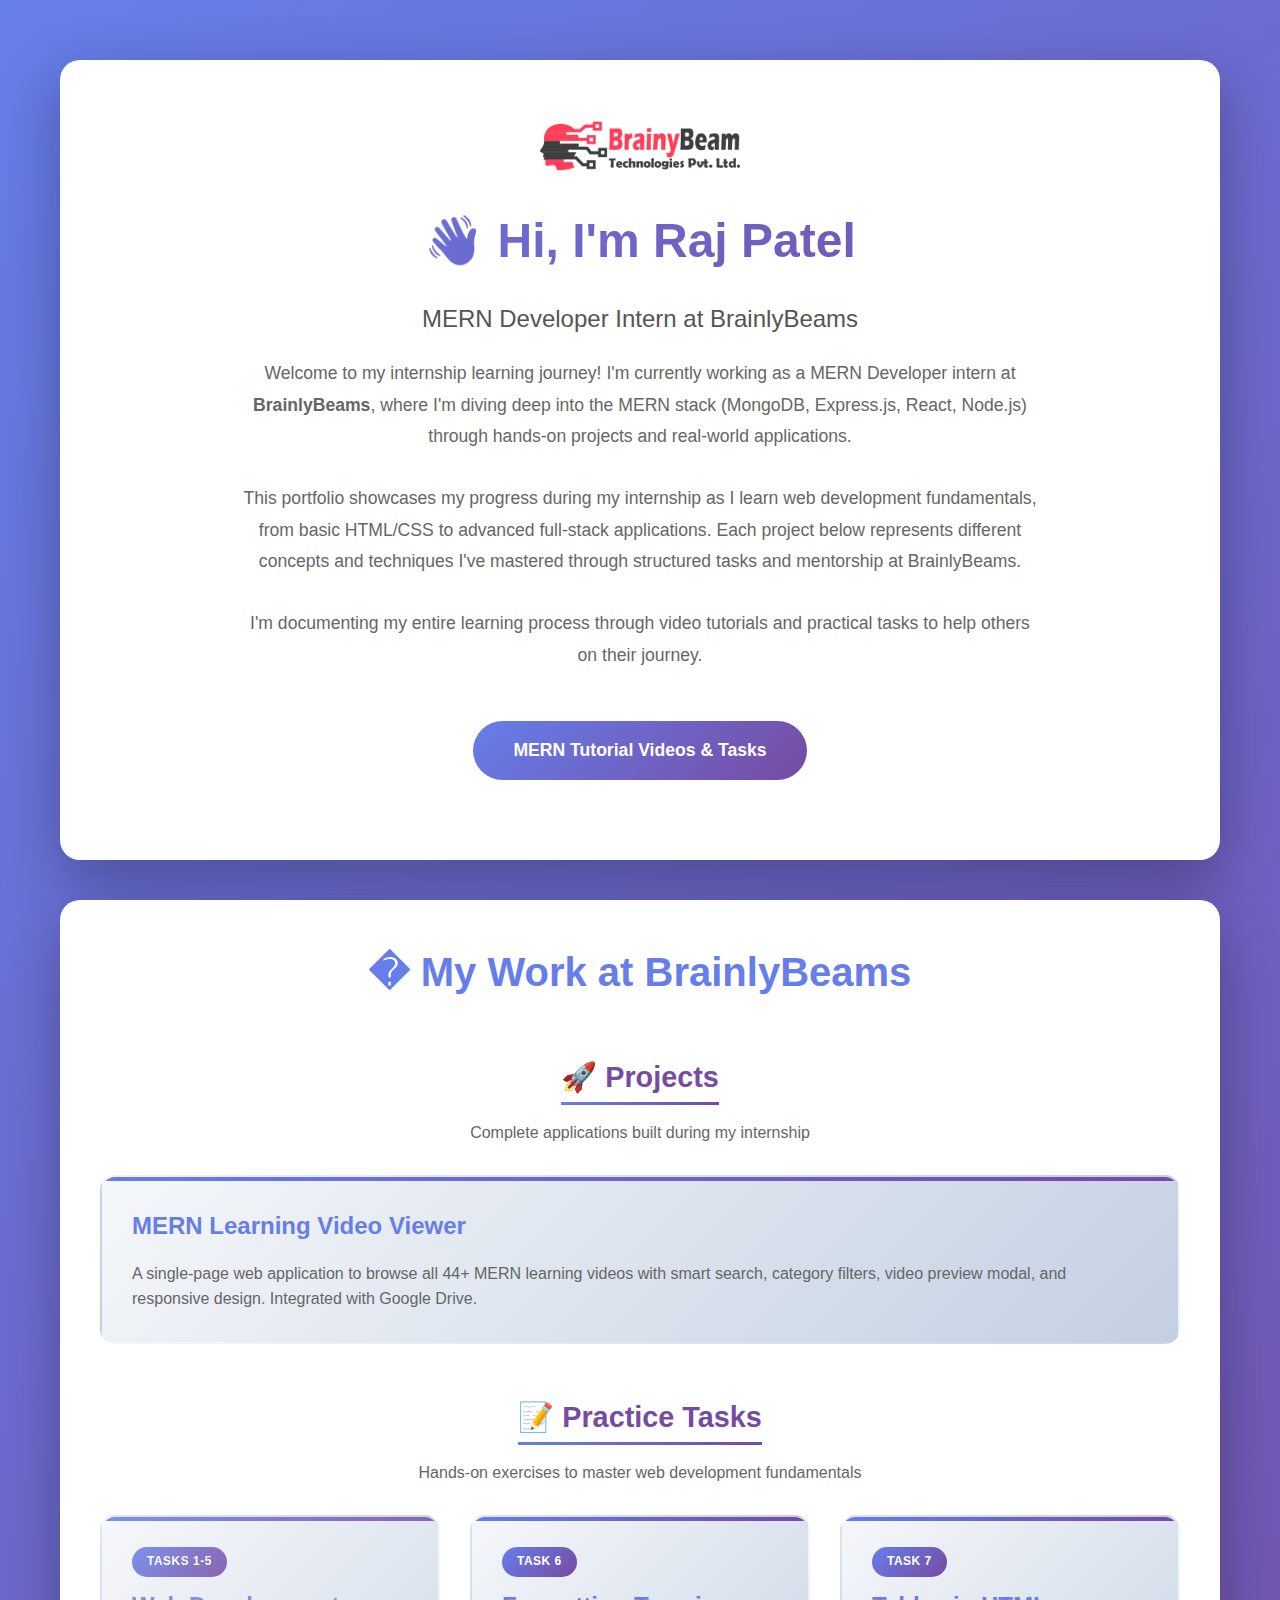
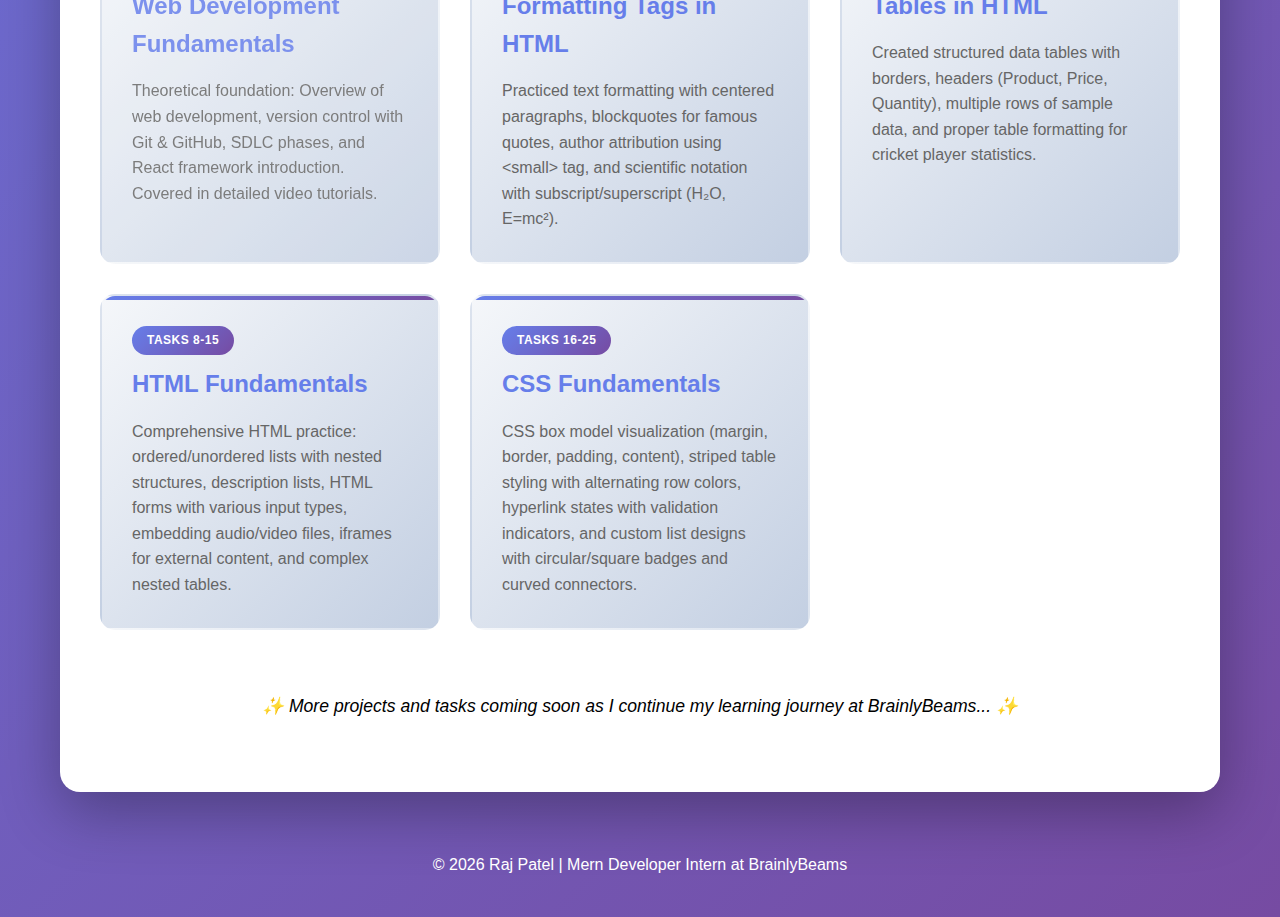
<file: index.html>
<!DOCTYPE html>
<html lang="en">
<head>
    <meta charset="UTF-8">
    <meta name="viewport" content="width=device-width, initial-scale=1.0">
    <title>Raj Patel - MERN Learning Journey</title>
    <link rel="icon" type="image/x-icon" href="resources/raj-logo/favicon.ico">
    <link rel="icon" type="image/png" sizes="32x32" href="resources/raj-logo/favicon-32x32.png">
    <link rel="icon" type="image/png" sizes="16x16" href="resources/raj-logo/favicon-16x16.png">
    <link rel="apple-touch-icon" sizes="180x180" href="resources/raj-logo/apple-touch-icon.png">
    <style>
        * {
            margin: 0;
            padding: 0;
            box-sizing: border-box;
        }

        body {
            font-family: 'Segoe UI', Tahoma, Geneva, Verdana, sans-serif;
            line-height: 1.6;
            color: #333;
            background: linear-gradient(135deg, #667eea 0%, #764ba2 100%);
            min-height: 100vh;
        }

        .container {
            max-width: 1200px;
            margin: 0 auto;
            padding: 20px;
        }

        /* Hero Section */
        .hero {
            background: white;
            border-radius: 20px;
            padding: 60px 40px;
            margin: 40px 0;
            box-shadow: 0 20px 60px rgba(0, 0, 0, 0.3);
            text-align: center;
        }

        .company-logo {
            max-width: 200px;
            height: auto;
            margin-bottom: 20px;
        }

        .intern-badge {
            display: inline-block;
            background: linear-gradient(135deg, #ff6b6b 0%, #ee5a6f 100%);
            color: white;
            padding: 8px 20px;
            border-radius: 20px;
            font-size: 0.9em;
            font-weight: 600;
            margin-bottom: 20px;
        }

        .hero h1 {
            font-size: 3em;
            color: #667eea;
            margin-bottom: 20px;
            background: linear-gradient(135deg, #667eea 0%, #764ba2 100%);
            -webkit-background-clip: text;
            -webkit-text-fill-color: transparent;
            background-clip: text;
        }

        .hero h2 {
            font-size: 1.5em;
            color: #555;
            margin-bottom: 20px;
            font-weight: 400;
        }

        .hero p {
            font-size: 1.1em;
            color: #666;
            max-width: 800px;
            margin: 0 auto 30px;
            line-height: 1.8;
        }

        .video-link {
            display: inline-block;
            background: linear-gradient(135deg, #667eea 0%, #764ba2 100%);
            color: white;
            padding: 15px 40px;
            border-radius: 50px;
            text-decoration: none;
            font-size: 1.1em;
            font-weight: 600;
            transition: transform 0.3s, box-shadow 0.3s;
            margin: 20px 0;
        }

        .video-link:hover {
            transform: translateY(-3px);
            box-shadow: 0 10px 30px rgba(102, 126, 234, 0.4);
        }

        /* Projects Section */
        .projects-section {
            background: white;
            border-radius: 20px;
            padding: 40px;
            margin: 40px 0;
            box-shadow: 0 20px 60px rgba(0, 0, 0, 0.3);
        }

        .section-divider {
            margin: 50px 0 30px;
            text-align: center;
        }

        .section-divider h3 {
            font-size: 1.8em;
            color: #764ba2;
            margin-bottom: 10px;
            position: relative;
            display: inline-block;
        }

        .section-divider h3::after {
            content: '';
            position: absolute;
            bottom: -5px;
            left: 0;
            width: 100%;
            height: 3px;
            background: linear-gradient(90deg, #667eea 0%, #764ba2 100%);
        }

        .section-description {
            color: #666;
            font-size: 1em;
            margin-top: 10px;
        }

        .projects-section h2 {
            font-size: 2.5em;
            color: #667eea;
            text-align: center;
            margin-bottom: 40px;
        }

        .projects-grid {
            display: grid;
            grid-template-columns: repeat(auto-fit, minmax(280px, 1fr));
            gap: 30px;
            margin-bottom: 30px;
        }

        .project-card {
            background: linear-gradient(135deg, #f5f7fa 0%, #c3cfe2 100%);
            border-radius: 15px;
            padding: 30px;
            text-decoration: none;
            color: #333;
            transition: transform 0.3s, box-shadow 0.3s;
            border: 2px solid transparent;
            position: relative;
            overflow: hidden;
        }

        .project-card::before {
            content: '';
            position: absolute;
            top: 0;
            left: 0;
            width: 100%;
            height: 4px;
            background: linear-gradient(90deg, #667eea 0%, #764ba2 100%);
        }

        .project-card:hover {
            transform: translateY(-10px);
            box-shadow: 0 15px 40px rgba(102, 126, 234, 0.3);
            border-color: #667eea;
        }

        .project-card h3 {
            font-size: 1.5em;
            color: #667eea;
            margin-bottom: 15px;
        }

        .task-header {
            display: inline-block;
            background: linear-gradient(135deg, #667eea 0%, #764ba2 100%);
            color: white;
            padding: 5px 15px;
            border-radius: 20px;
            font-size: 0.75em;
            font-weight: 600;
            margin-bottom: 10px;
            text-transform: uppercase;
            letter-spacing: 0.5px;
        }

        .project-card p {
            color: #666;
            line-height: 1.6;
        }

        .project-number {
            position: absolute;
            top: 20px;
            right: 20px;
            width: 40px;
            height: 40px;
            background: linear-gradient(135deg, #667eea 0%, #764ba2 100%);
            color: white;
            border-radius: 50%;
            display: flex;
            align-items: center;
            justify-content: center;
            font-weight: bold;
            font-size: 1.2em;
        }

        .dual-number {
            display: flex;
            gap: 5px;
            position: absolute;
            top: 20px;
            right: 20px;
        }

        .dual-number .number-badge {
            width: 40px;
            height: 40px;
            background: linear-gradient(135deg, #667eea 0%, #764ba2 100%);
            color: white;
            border-radius: 50%;
            display: flex;
            align-items: center;
            justify-content: center;
            font-weight: bold;
            font-size: 1.2em;
        }

        /* More Links Section */
        .more-links {
            background: rgba(255, 255, 255, 0.1);
            border: 2px dashed rgba(255, 255, 255, 0.3);
            border-radius: 15px;
            padding: 30px;
            text-align: center;
            color: white;
            margin-top: 30px;
        }

        .more-links p {
            font-size: 1.1em;
            font-style: italic;
            color: black;
        }

        /* Footer */
        footer {
            text-align: center;
            color: white;
            padding: 20px;
            margin-top: 40px;
        }

        /* Responsive */
        @media (max-width: 768px) {
            .hero h1 {
                font-size: 2em;
            }

            .hero h2 {
                font-size: 1.2em;
            }

            .projects-section h2 {
                font-size: 2em;
            }

            .projects-grid {
                grid-template-columns: 1fr;
            }
        }
    </style>
</head>
<body>
    
    <div class="container">
        <!-- Hero Section -->
        <div class="hero">
            <!-- Company Logo -->
            <img src="resources/logo.png" alt="BrainlyBeams Logo" class="company-logo">
            
          
            
            <h1>👋 Hi, I'm Raj Patel</h1>
            <h2>MERN Developer Intern at BrainlyBeams</h2>
            <p>
                Welcome to my internship learning journey! I'm currently working as a  MERN Developer intern at <strong>BrainlyBeams</strong>, 
                where I'm diving deep into the MERN stack (MongoDB, Express.js, React, Node.js) through hands-on projects and real-world applications.
            </p>
            <p>
                This portfolio showcases my progress during my internship as I learn web development fundamentals, from basic HTML/CSS to advanced 
                full-stack applications. Each project below represents different concepts and techniques I've mastered through structured tasks 
                and mentorship at BrainlyBeams.
            </p>
            <p>
                I'm documenting my entire learning process through video tutorials and practical tasks to help others on their journey.
            </p>
            <a href="https://video.rajpatel.fun" target="_blank" class="video-link" rel="noopener noreferrer">
                MERN Tutorial Videos & Tasks
            </a>
        </div>

        <!-- Projects Section -->
        <div class="projects-section">
            <h2>� My Work at BrainlyBeams</h2>
            
            <!-- PROJECTS -->
            <div class="section-divider">
                <h3>🚀 Projects</h3>
                <p class="section-description">Complete applications built during my internship</p>
            </div>
            
            <div class="projects-grid">
                <!-- Project 1 - Video Viewer App -->
                <a href="Projects/video-viewer-app/index.html" class="project-card">
                    <h3>MERN Learning Video Viewer</h3>
                    <p>A single-page web application to browse all 44+ MERN learning videos with smart search, category filters, video preview modal, and responsive design. Integrated with Google Drive.</p>
                </a>
            </div>

            <!-- PRACTICE TASKS -->
            <div class="section-divider">
                <h3>📝 Practice Tasks</h3>
                <p class="section-description">Hands-on exercises to master web development fundamentals</p>
            </div>

            <div class="projects-grid">
                <!-- Task 1-5 Theory -->
                <a href="#" class="project-card" style="pointer-events: none; opacity: 0.85;">
                    <div class="task-header">Tasks 1-5</div>
                    <h3>Web Development Fundamentals</h3>
                    <p>Theoretical foundation: Overview of web development, version control with Git & GitHub, SDLC phases, and React framework introduction. Covered in detailed video tutorials.</p>
                </a>

                <!-- Task 6 -->
                <!-- Task 6 -->
                <a href="Tasks/06-formatting-tags-html/index.html" class="project-card">
                    <div class="task-header">Task 6</div>
                    <h3>Formatting Tags in HTML</h3>
                    <p>Practiced text formatting with centered paragraphs, blockquotes for famous quotes, author attribution using &lt;small&gt; tag, and scientific notation with subscript/superscript (H₂O, E=mc²).</p>
                </a>

                <!-- Task 7 -->
                <a href="Tasks/07-tables-html/table1.html" class="project-card">
                    <div class="task-header">Task 7</div>
                    <h3>Tables in HTML</h3>
                    <p>Created structured data tables with borders, headers (Product, Price, Quantity), multiple rows of sample data, and proper table formatting for cricket player statistics.</p>
                </a>

                <!-- Task 8-15 -->
                <a href="Tasks/08-15-html-tasks/iframe.html" class="project-card">
                    <div class="task-header">Tasks 8-15</div>
                    <h3>HTML Fundamentals</h3>
                    <p>Comprehensive HTML practice: ordered/unordered lists with nested structures, description lists, HTML forms with various input types, embedding audio/video files, iframes for external content, and complex nested tables.</p>
                </a>

                <!-- Task 16-25 -->
                <a href="Tasks/16-25-css-tasks/index.html" class="project-card">
                    <div class="task-header">Tasks 16-25</div>
                    <h3>CSS Fundamentals</h3>
                    <p>CSS box model visualization (margin, border, padding, content), striped table styling with alternating row colors, hyperlink states with validation indicators, and custom list designs with circular/square badges and curved connectors.</p>
                </a>
            </div>

            <!-- More Links Placeholder -->
            <div class="more-links" >
                <p>✨ More projects and tasks coming soon as I continue my learning journey at BrainlyBeams... ✨</p>
            </div>
        </div>

        <!-- Footer -->
        <footer>
            <p>&copy; 2026 Raj Patel | Mern Developer Intern at BrainlyBeams</p>
        </footer>
    </div>
</body>
</html>
</file>
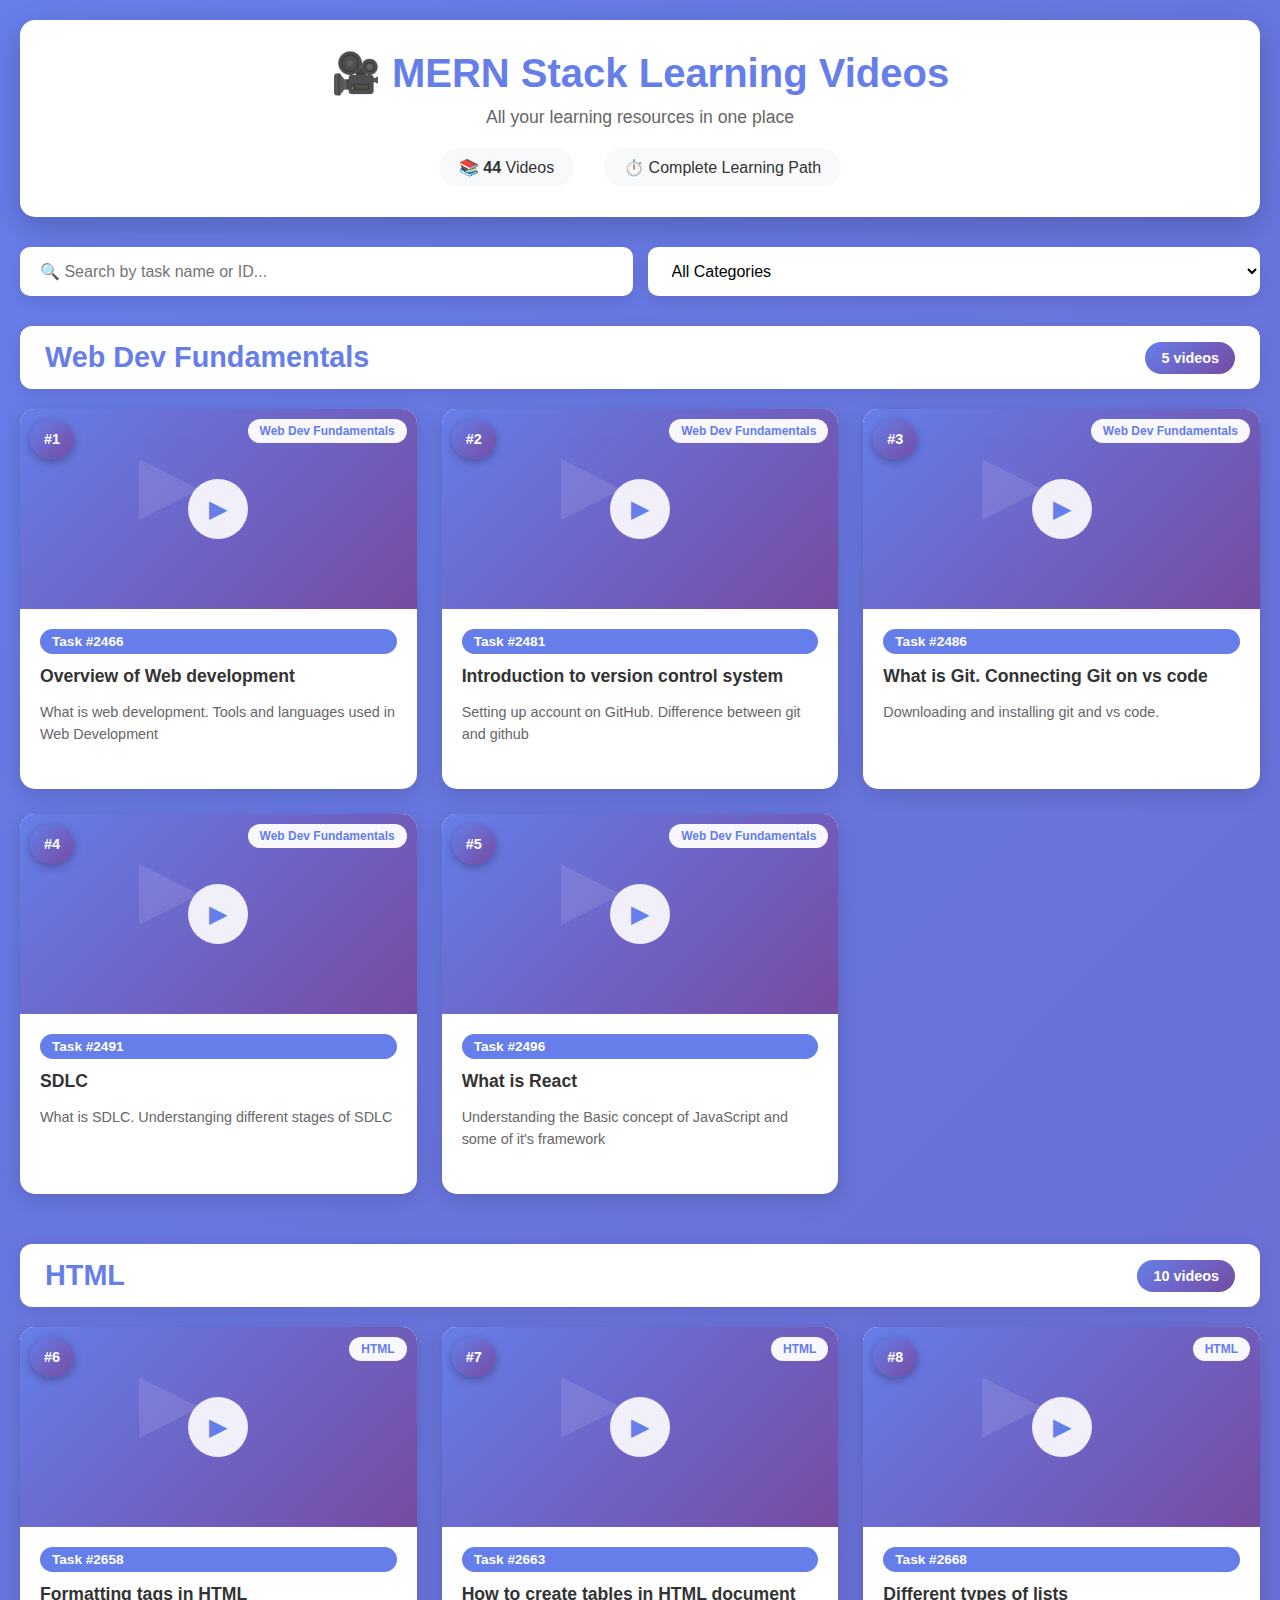
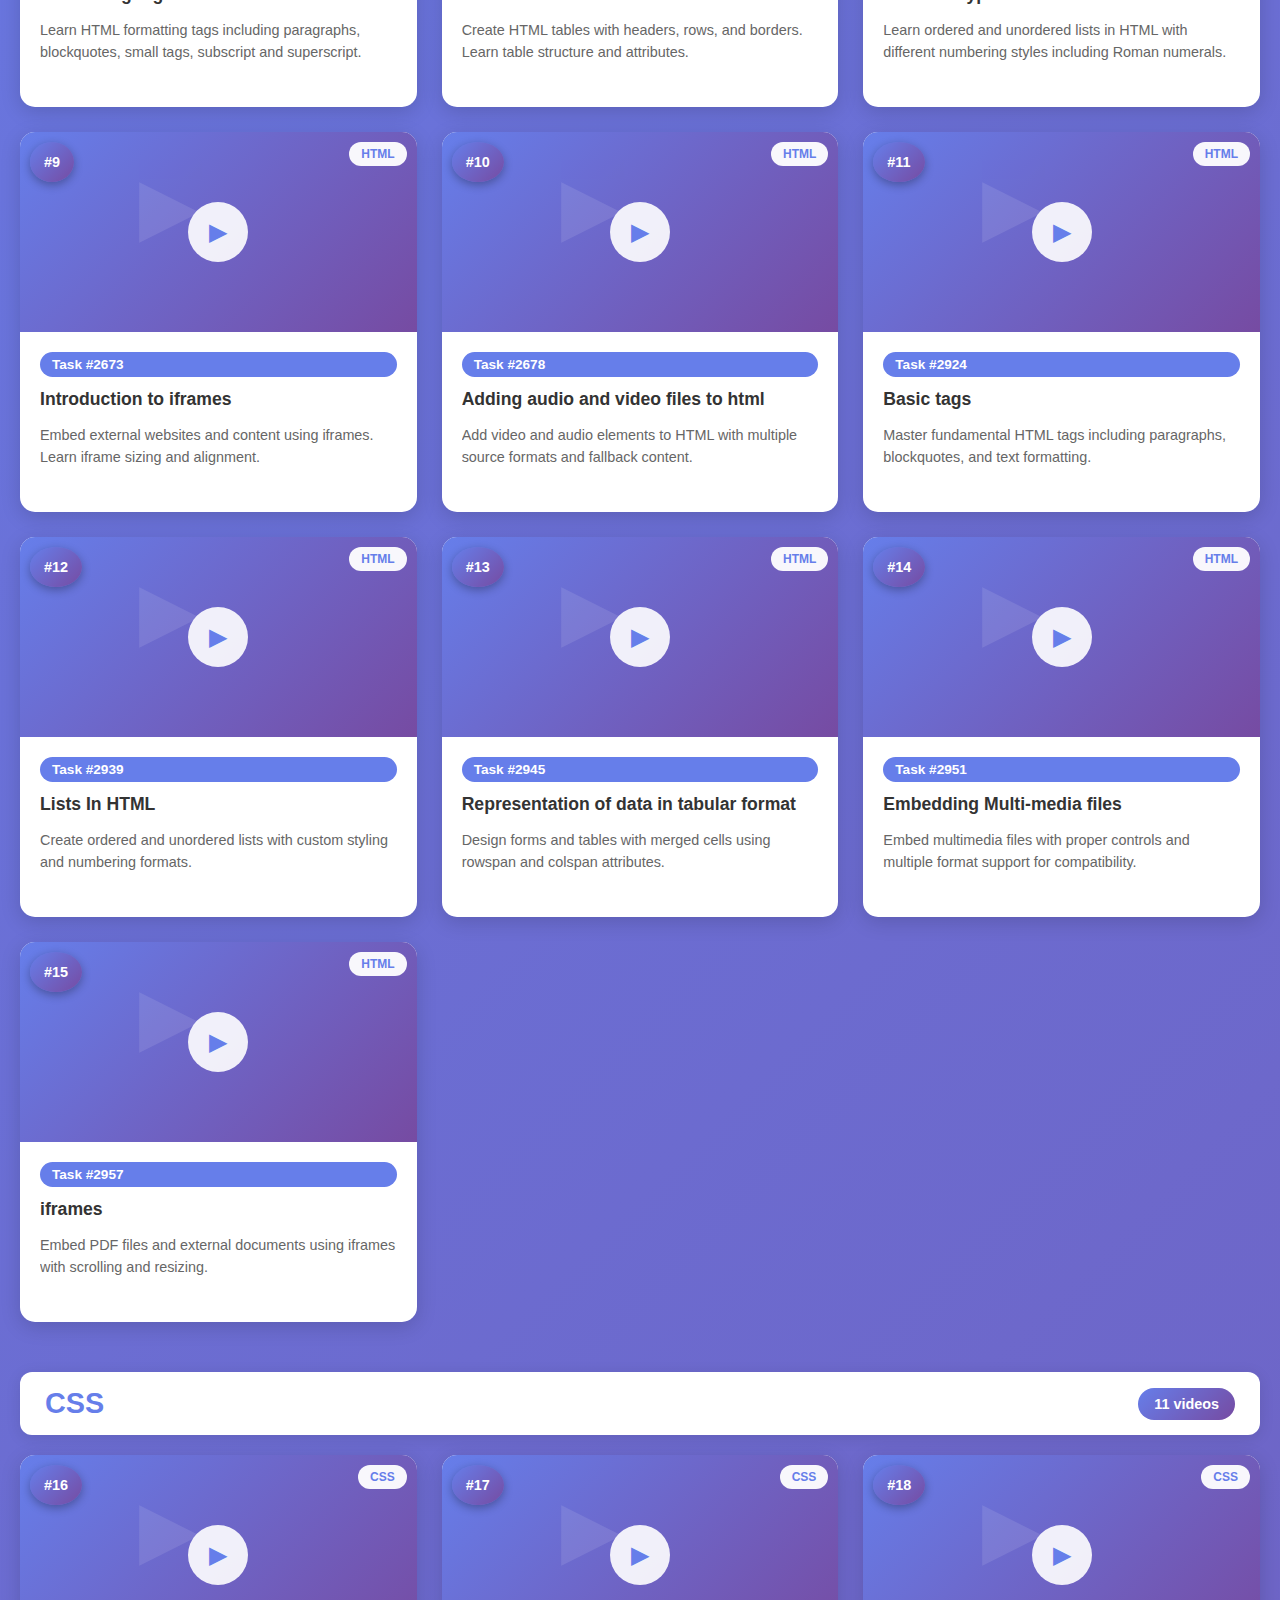
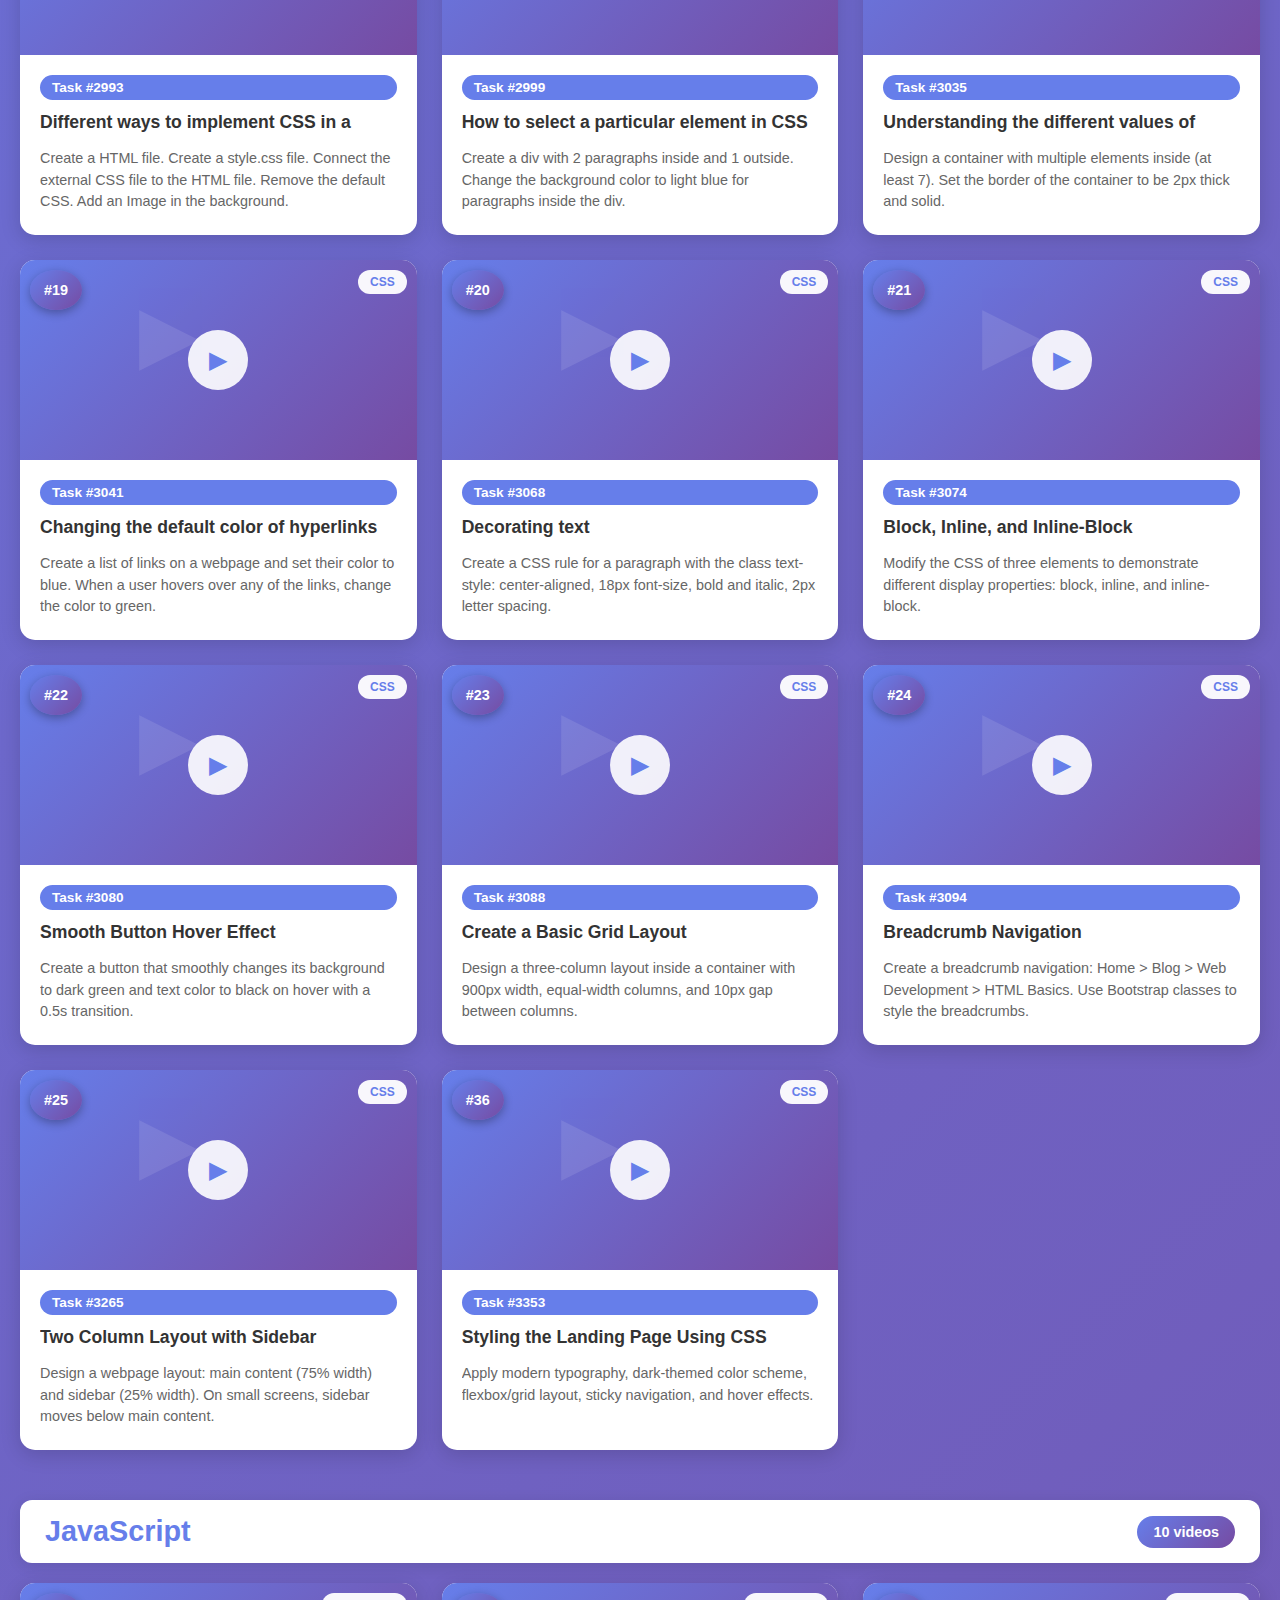
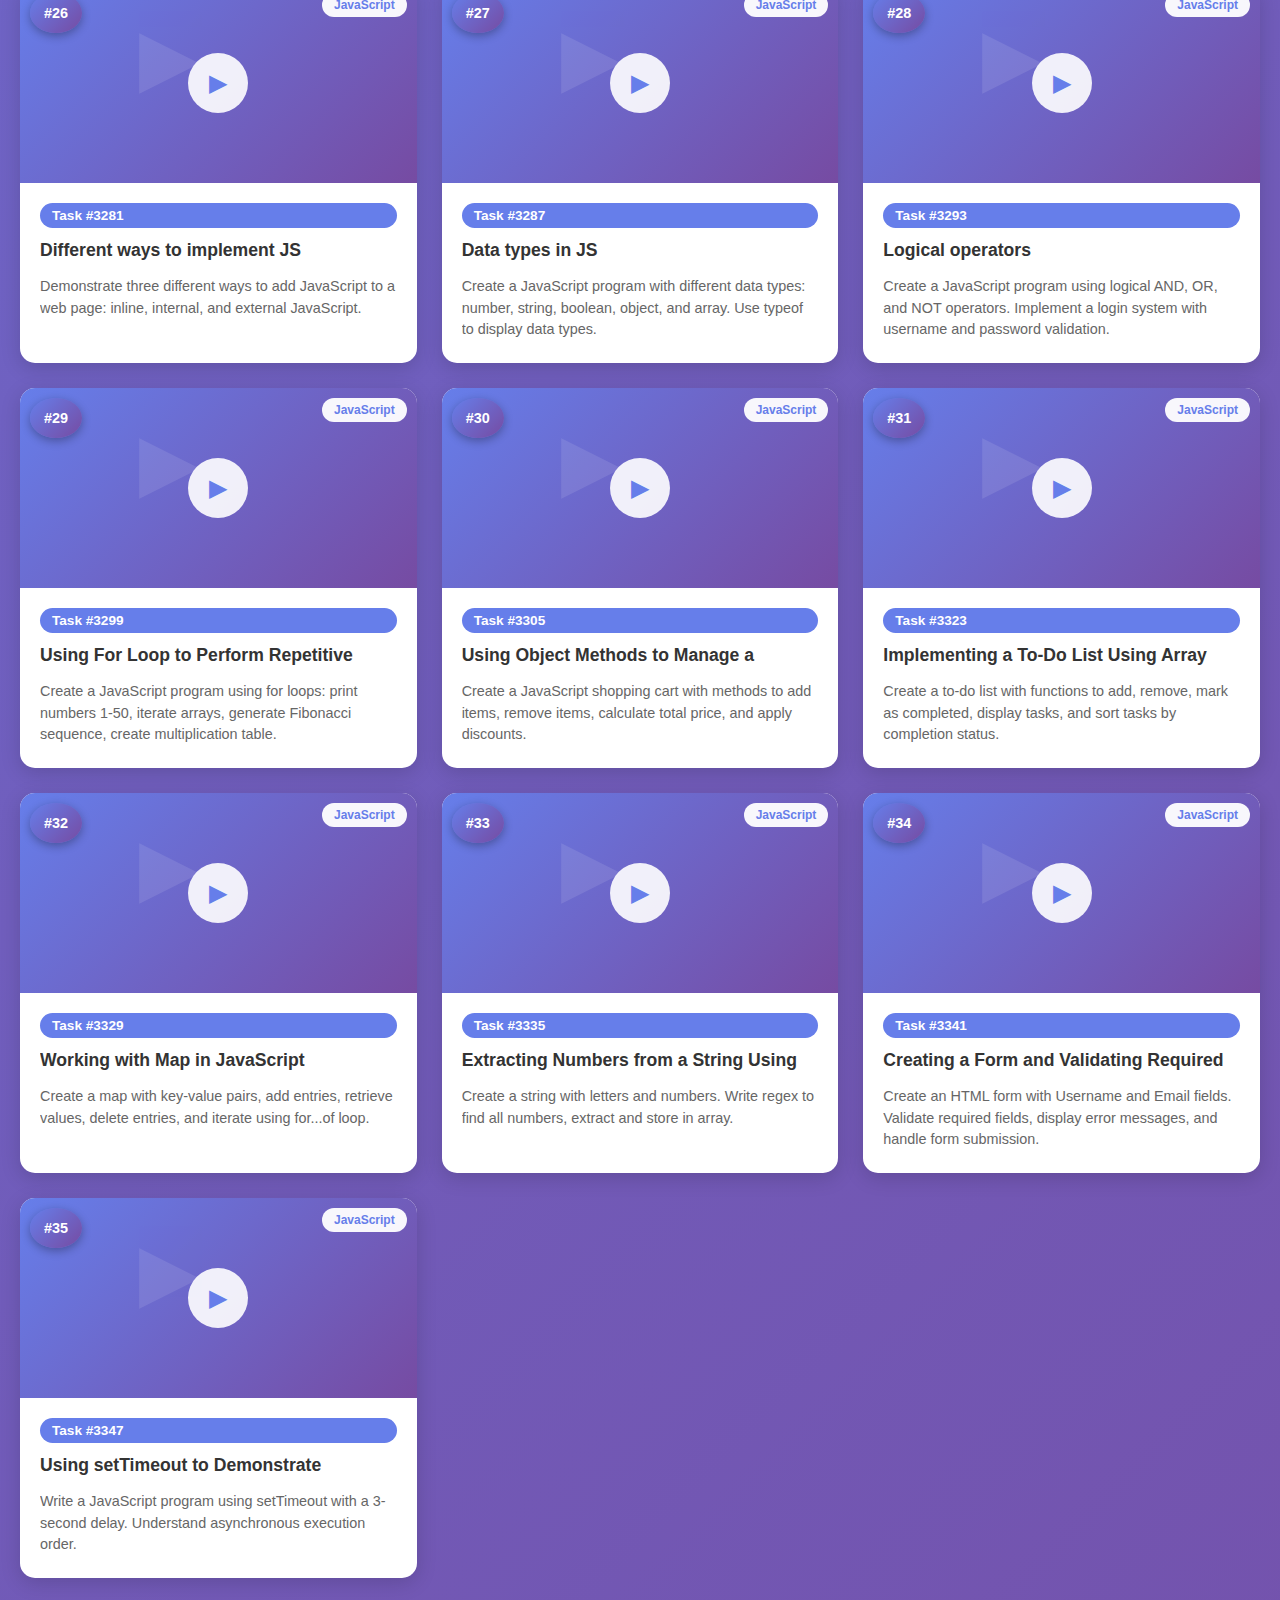
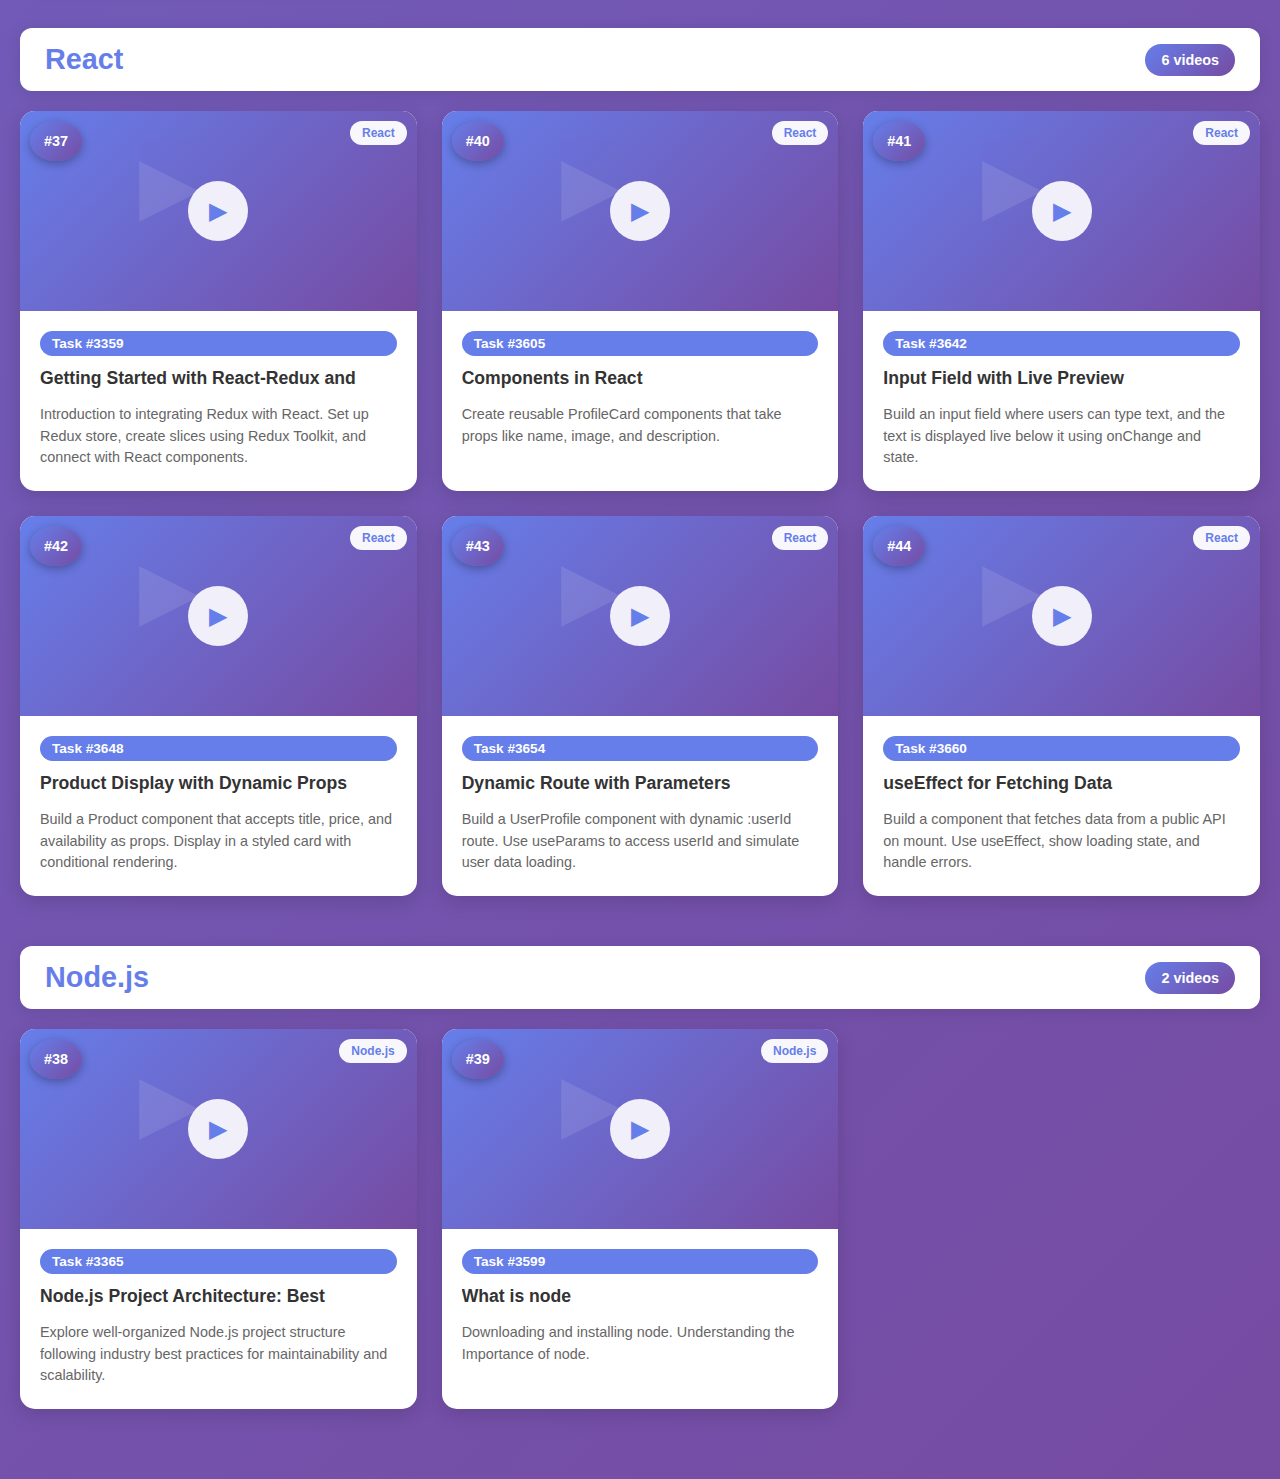
<file: Projects/video-viewer-app/index.html>
<!DOCTYPE html>
<html lang="en">
<head>
    <meta charset="UTF-8">
    <meta name="viewport" content="width=device-width, initial-scale=1.0">
    <title>MERN Learning Videos - All in One Viewer</title>
    <link rel="icon" type="image/x-icon" href="raj-logo/favicon.ico">
    <link rel="icon" type="image/png" sizes="32x32" href="raj-logo/favicon-32x32.png">
    <link rel="icon" type="image/png" sizes="16x16" href="raj-logo/favicon-16x16.png">
    <link rel="apple-touch-icon" sizes="180x180" href="raj-logo/apple-touch-icon.png">
    <link rel="stylesheet" href="styles.css">
</head>
<body>
    <div class="container">
        <!-- Header -->
        <header class="header">
            <h1>🎥 MERN Stack Learning Videos</h1>
            <p class="subtitle">All your learning resources in one place</p>
            <div class="stats">
                <span class="stat-item">📚 <strong id="totalVideos">44</strong> Videos</span>
                <span class="stat-item">⏱️ Complete Learning Path</span>
            </div>
        </header>

        <!-- Search and Filter Section -->
        <div class="controls">
            <input type="text" id="searchInput" placeholder="🔍 Search by task name or ID..." class="search-box">
            <select id="categoryFilter" class="filter-select">
                <option value="all">All Categories</option>
                <option value="fundamentals">Web Development Fundamentals</option>
                <option value="html">HTML Basics</option>
                <option value="css">CSS Fundamentals</option>
                <option value="javascript">JavaScript Essentials</option>
                <option value="react">React & Advanced</option>
                <option value="nodejs">Node.js</option>
            </select>
        </div>

        <!-- Video Grid -->
        <div id="videoGrid" class="video-grid">
            <!-- Videos will be loaded here dynamically -->
        </div>

        <!-- Video Modal -->
        <div id="videoModal" class="modal">
            <div class="modal-content">
                <span class="close">&times;</span>
                <div class="modal-body">
                    <iframe id="modaliframe" src="" frameborder="0" allowfullscreen></iframe>
                    <div class="modal-info">
                        <h2 id="modalTitle"></h2>
                        <p id="modalTaskId"></p>
                        <p id="modalDescription"></p>
                    </div>
                </div>
            </div>
        </div>
    </div>

    <script src="videoData.js"></script>
    <script src="app.js"></script>
</body>
</html>
</file>
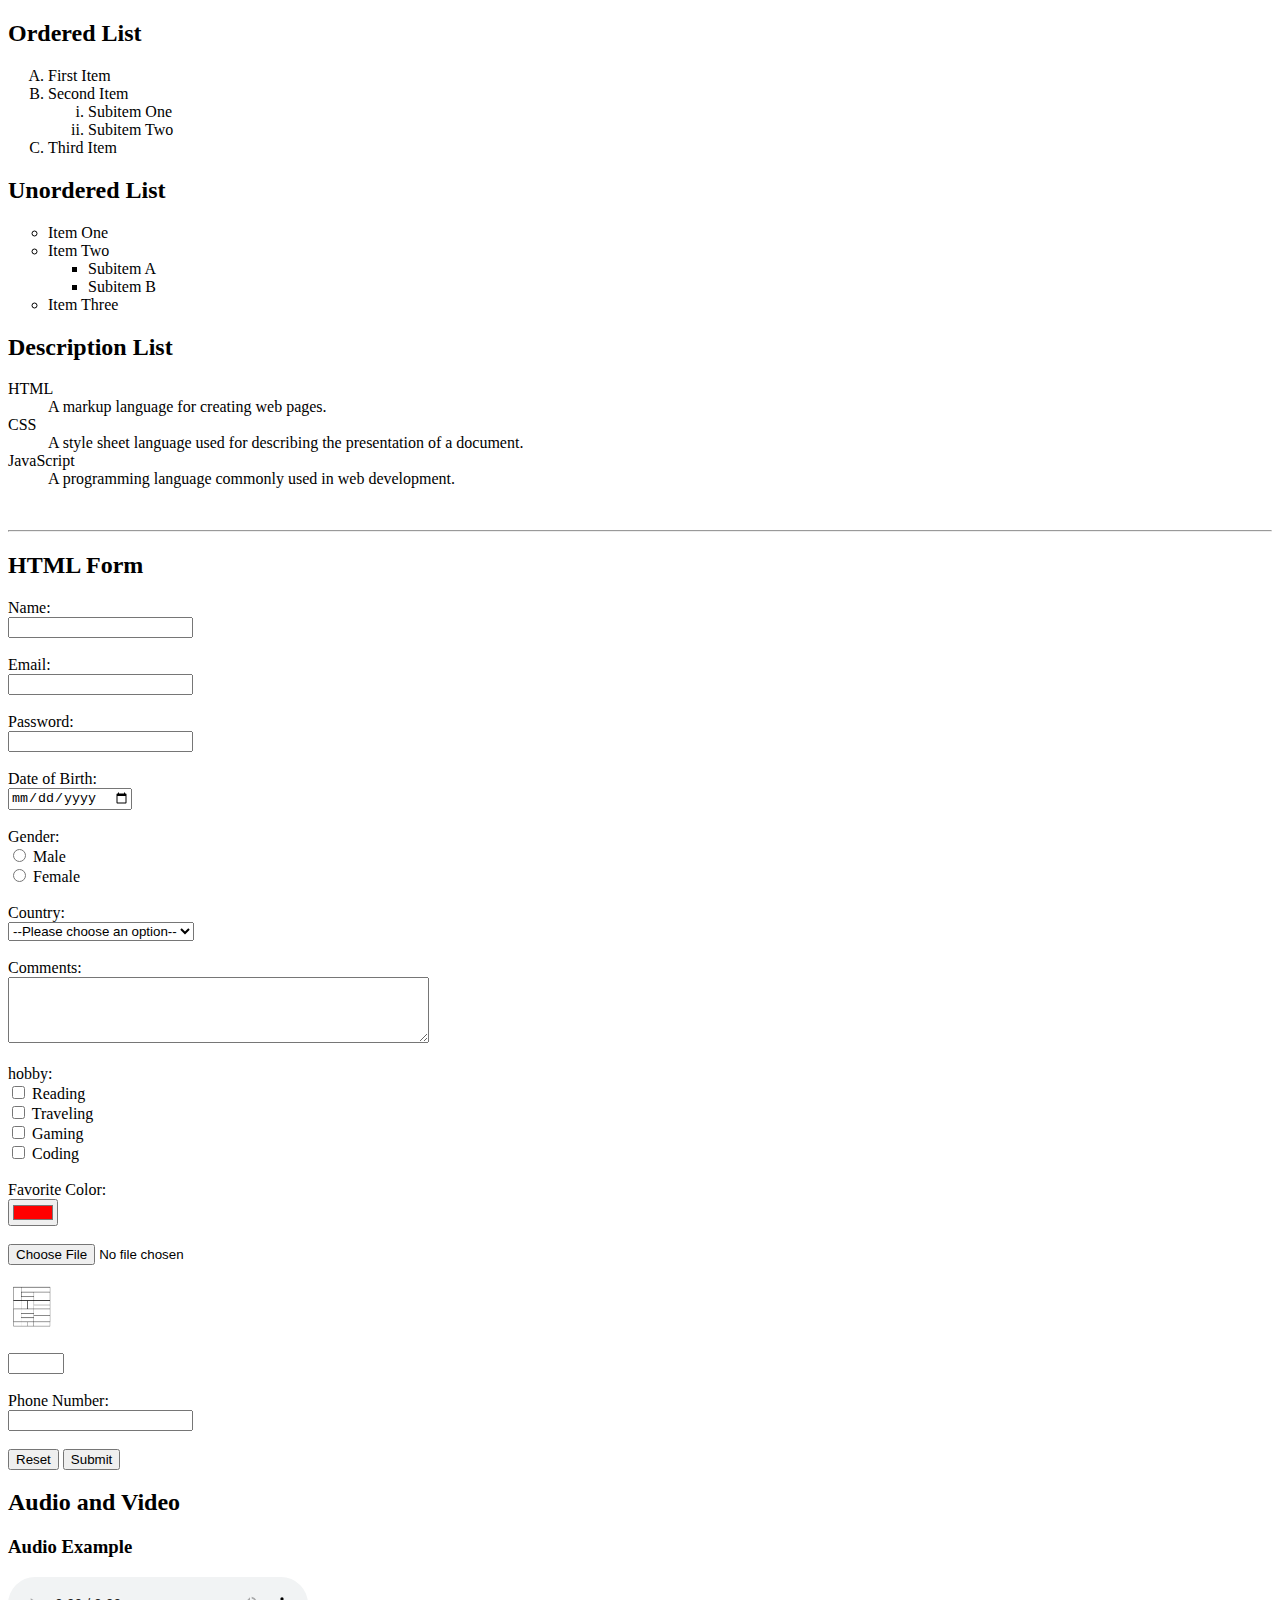
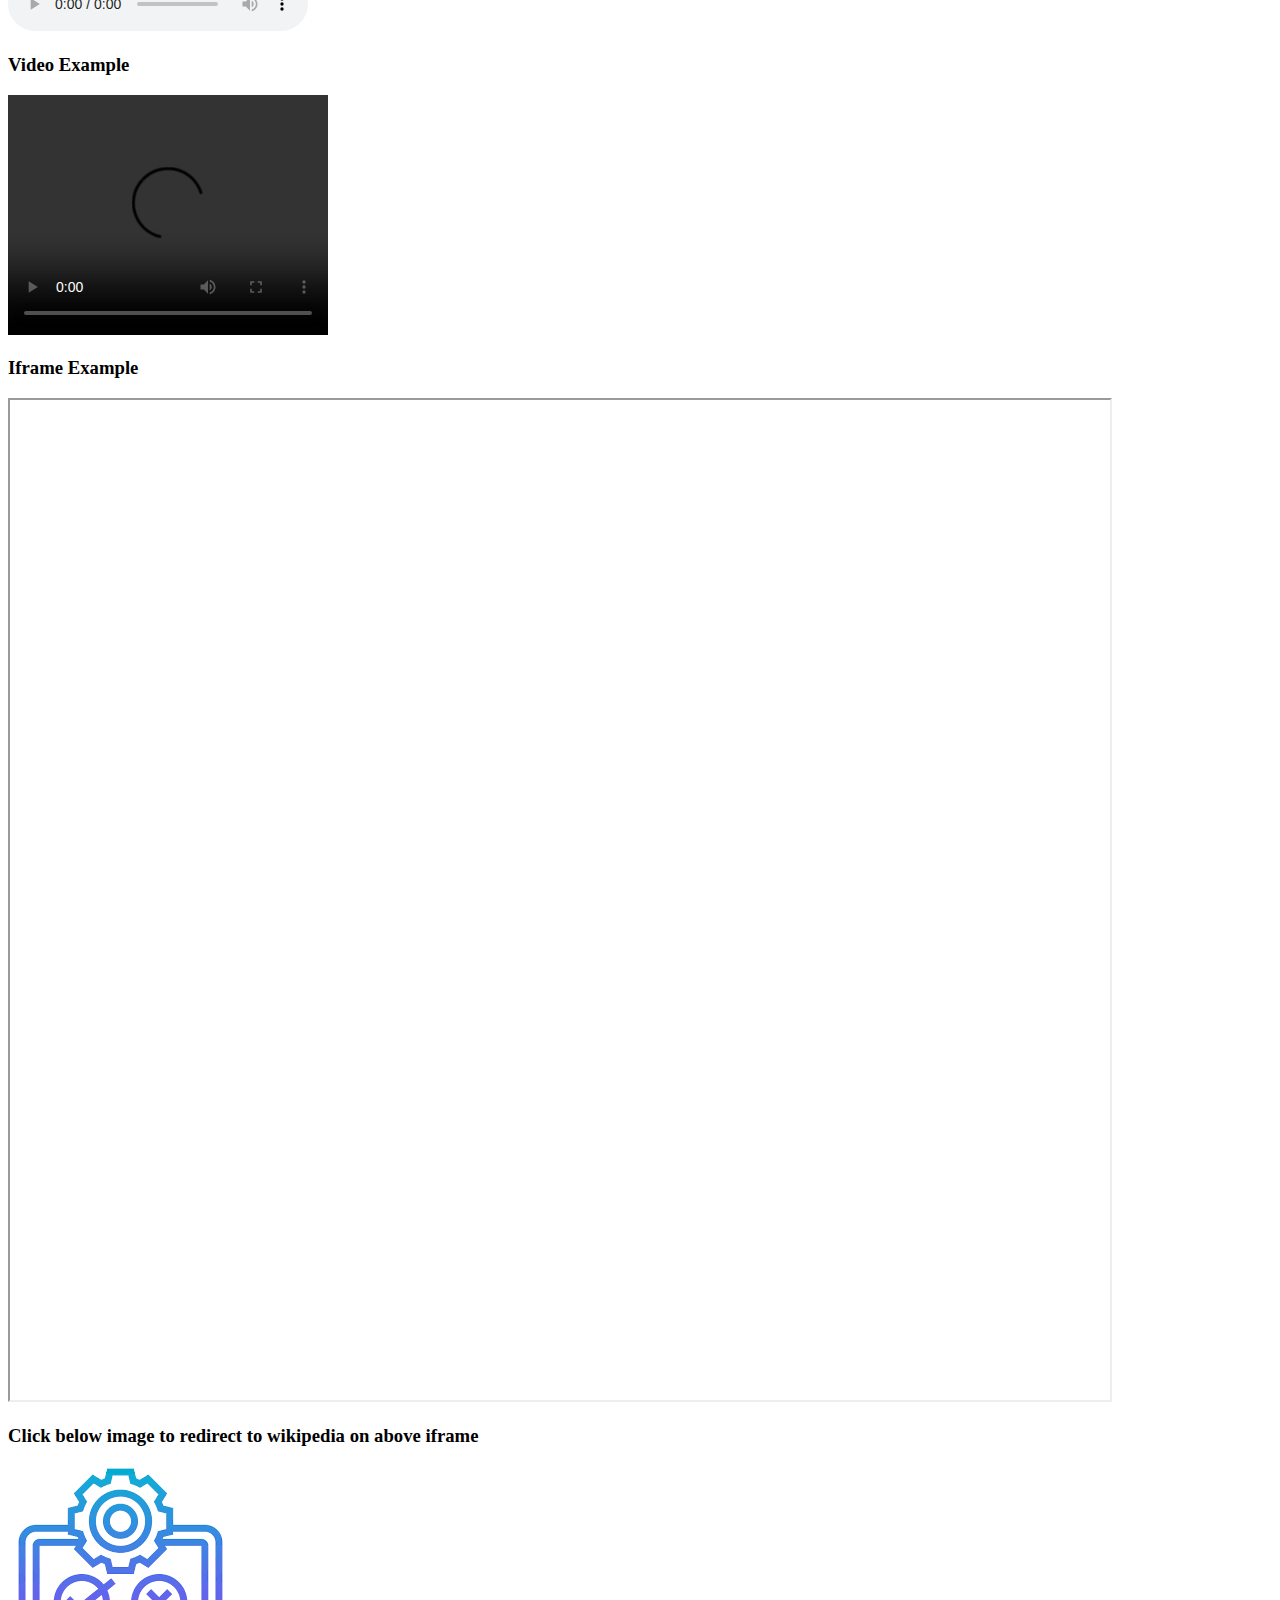
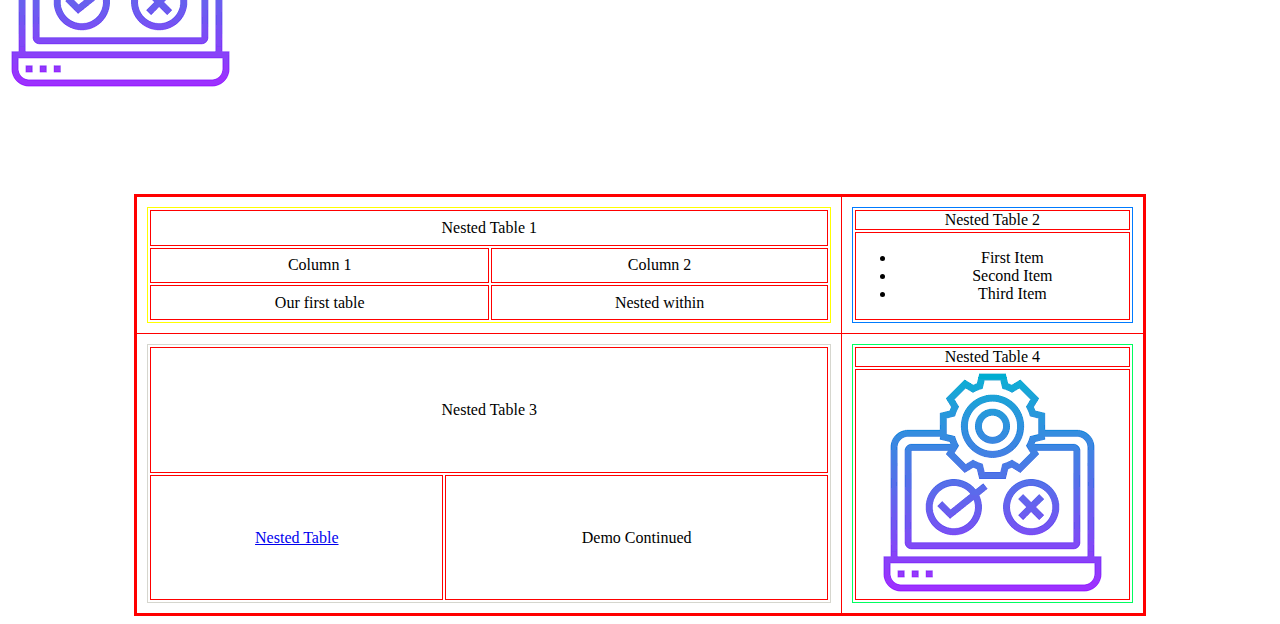
<file: Tasks/08-15-html-tasks/index.html>
<!DOCTYPE html>
<html lang="en">

<head>
    <meta charset="UTF-8" />
    <meta name="viewport" content="width=device-width, initial-scale=1.0" />
    <title>Tasks 8-15: HTML Fundamentals</title>
     <link rel="icon" type="image/x-icon" href="../../resources/raj-logo/favicon.ico">
    <link rel="icon" type="image/png" sizes="32x32" href="../../resources/raj-logo/favicon-32x32.png">
    <link rel="icon" type="image/png" sizes="16x16" href="../../resources/raj-logo/favicon-16x16.png">
    <link rel="apple-touch-icon" sizes="180x180" href="/resources/raj-logo/apple-touch-icon.png">
    <style>
        td,
        th {
            border: 1px solid red;
            margin: 0px;
            padding: 0px;
        }
    </style>
</head>

<body>
    <!-- Html lists -->
    <div class="html-lists">
        <!-- Ordered List -->
        <h2>Ordered List</h2>
        <ol type="A">
            <li>First Item</li>
            <li>
                Second Item
                <ol type="i">
                    <li>Subitem One</li>
                    <li>Subitem Two</li>
                </ol>
            </li>
            <li>Third Item</li>
        </ol>

        <!-- Unordered List -->
        <h2>Unordered List</h2>
        <ul type="circle">
            <li>Item One</li>
            <li>
                Item Two
                <ul type="square">
                    <li>Subitem A</li>
                    <li>Subitem B</li>
                </ul>
            </li>
            <li>Item Three</li>
        </ul>

        <!-- description list -->
        <h2>Description List</h2>
        <dl>
            <dt>HTML</dt>
            <dd>A markup language for creating web pages.</dd>
            <dt>CSS</dt>
            <dd>
                A style sheet language used for describing the presentation of a
                document.
            </dd>
            <dt>JavaScript</dt>
            <dd>A programming language commonly used in web development.</dd>
        </dl>
    </div>

    <br>
    <hr>

    <!-- Html form -->
    <div class="html-form">
        <h2>HTML Form</h2>
        <form action="#" method="post">
            <label for="name">Name:</label><br />
            <input type="text" id="name" name="name" required /><br /><br />

            <label for="email">Email:</label><br />
            <input type="email" id="email" name="email" required /><br /><br />

            <label for="password">Password:</label><br />
            <input type="password" id="password" name="password" required /><br /><br />

            <label for="dob">Date of Birth:</label><br />
            <input type="date" id="dob" name="dob" required /><br /><br />

            <label for="gender">Gender:</label><br />
            <input type="radio" id="male" name="gender" value="male" />
            <label for="male">Male</label><br />
            <input type="radio" id="female" name="gender" value="female" />
            <label for="female">Female</label><br /><br />

            <label for="country">Country:</label><br />
            <select id="country" name="country" required>
                <option value="">--Please choose an option--</option>
                <option value="india">India</option>
                <option value="canada">Canada</option>
                <option value="uk">United Kingdom</option>
                <option value="australia">Australia</option>
            </select><br /><br />

            <label for="comments">Comments:</label><br />
            <textarea id="comments" name="comments" rows="4" cols="50"></textarea><br /><br />

            <label for="hobby">hobby:</label><br />
            <input type="checkbox" id="reading" name="hobby" value="reading" />
            <label for="reading">Reading</label><br />
            <input type="checkbox" id="traveling" name="hobby" value="traveling" />
            <label for="traveling">Traveling</label><br />
            <input type="checkbox" id="gaming" name="hobby" value="gaming" />
            <label for="gaming">Gaming</label><br />
            <input type="checkbox" id="coding" name="hobby" value="coding" />
            <label for="coding">Coding</label><br />
            <br />

            <label for="favcolor">Favorite Color:</label><br />
            <input type="color" id="favcolor" name="favcolor" value="#ff0000" /><br /><br />

            <input type="file" id="imageupload" name="imageupload" accept="image/*" /><br /><br />

            <input type="image" src="../../resources/table.png" alt="Submit" width="48"
                height="48" /><br /><br />

            <input type="number" id="quantity" name="quantity" min="20" max="50"><br /><br />

            <label for="phone">Phone Number:</label><br>
            <input type="tel" name="phone" id="phone" pattern="[0-9]{3}-[0-9]{4}-[0-9]{3}"><br><br>

            <input type="reset" value="Reset" />
            <input type="submit" value="Submit" />
        </form>
    </div>

    <!-- Audio and Video -->
    <div>
        <h2>Audio and Video</h2>
        <h3>Audio Example</h3>
        <audio controls>
            <source src="https://8ebdb137-8f32-49eb-afe0-f6a096c429e2.mdnplay.dev/shared-assets/audio/t-rex-roar.mp3" type="audio/mpeg">
            Your browser does not support the audio element.
        </audio>

        <h3>Video Example</h3>
        <video width="320" height="240" controls>
            <source src="https://res.cloudinary.com/demo/video/upload/elephants.mp4" type="video/mp4">
            Your browser does not support the video tag.
        </video>
    </div>

    <!-- iframe -->
     <h3>Iframe Example</h3>
    <div class="iframe">
        <iframe src="https://www.openstreetmap.org/export/embed.html?bbox=-0.004017949104309083%2C51.47612752641776%2C0.00030577182769775396%2C51.478569861898606&amp;layer=mapnik" frameborder="2" width="1100" height="1000" name="iframe"></iframe>

        <h3>Click below image to redirect to wikipedia on above iframe</h3>
        <a href="https://wikipedia.org" target="iframe"><img src="../../resources/image.png" alt=""></a>
    </div>

    <!-- table -->
    <div class="table" style="margin-top: 100px;">
        <table
            style="border: 3px solid red; width: 80%; height: 400px; margin: auto; text-align: center; border-collapse: collapse;">
            <tr>
                <td style="padding: 10px; width: 70%;">
                    <table style="border: 1px solid yellow ; width: 100%; height: 100%;">
                        <tr>
                            <td colspan="2">Nested Table 1</td>
                        </tr>
                        <tr>
                            <td>Column 1</td>
                            <td>Column 2</td>
                        </tr>
                        <tr>
                            <td>Our first table</td>
                            <td> Nested within</td>
                        </tr>

                    </table>

                </td>
                <td style="padding: 10px;">
                    <table style="border: 1px solid rgb(0, 123, 255) ; width: 100%; height: 100%;">
                        <tr>
                            <td colspan="2">Nested Table 2</td>
                        </tr>

                        <tr>
                            <td>
                                <ul>
                                    <li>First Item</li>
                                    <li>Second Item</li>
                                    <li>Third Item</li>
                                </ul>
                            </td>

                        </tr>

                    </table>

                </td>
            </tr>

            <tr>
                <td style="padding: 10px;">
                    <table style="border: 1px solid rgb(214, 214, 206) ; width: 100%; height: 100%;">
                        <tr>
                            <td colspan="2">Nested Table 3</td>
                        </tr>
                        <tr>
                            <td><a href="example.com">Nested Table</a></td>
                            <td>Demo Continued</td>
                        </tr>

                    </table>

                </td>
                <td style="padding: 10px;">
                    <table style="border: 1px solid rgb(0, 255, 94) ; width: 100%; height: 100%;">
                        <tr>
                            <td>Nested Table 4</td>
                        </tr>
                        <tr>
                            <td style="text-align: center; vertical-align: middle;">
                                <img src="../../resources/image.png" alt="Image" style="max-width: 100%; max-height: 100%; object-fit: contain;">
                            </td>
                        </tr>
                    </table>
                </td>
            </tr>
        </table>
    </div>

</body>

</html>
</file>
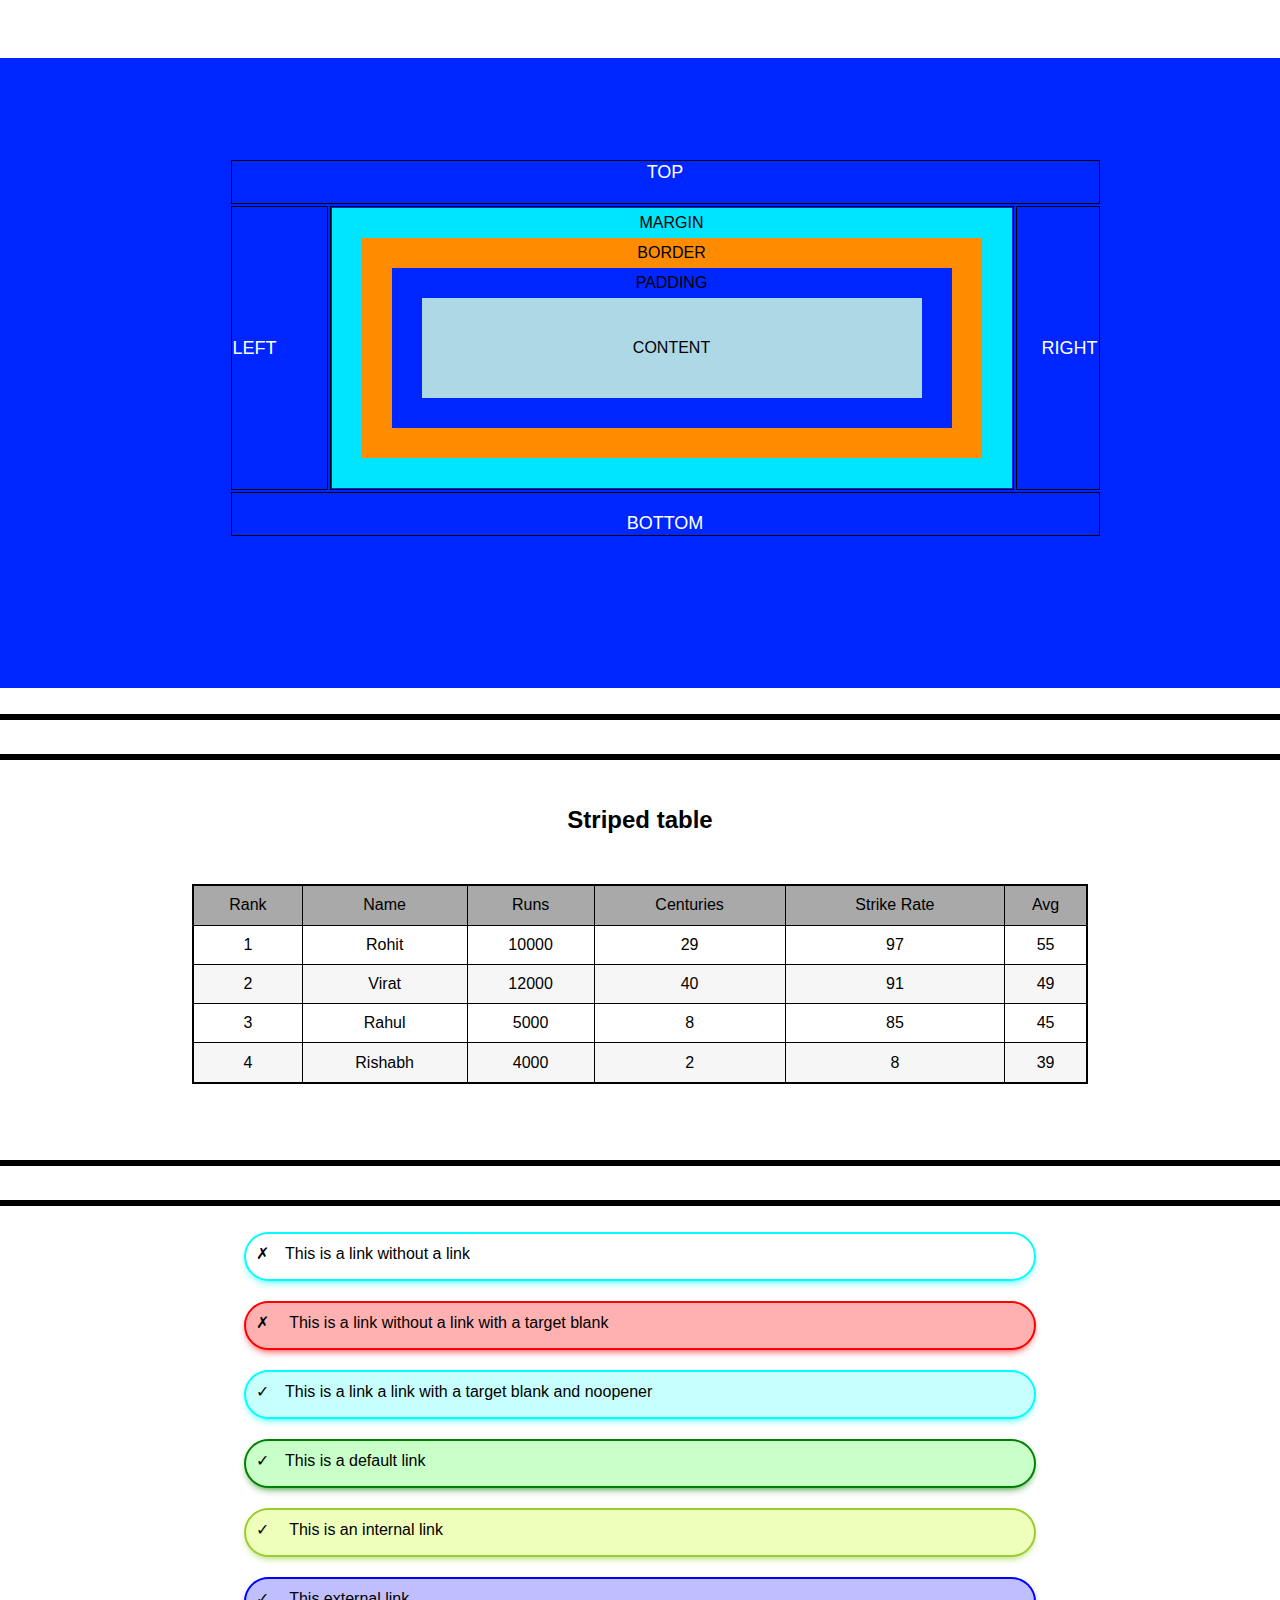
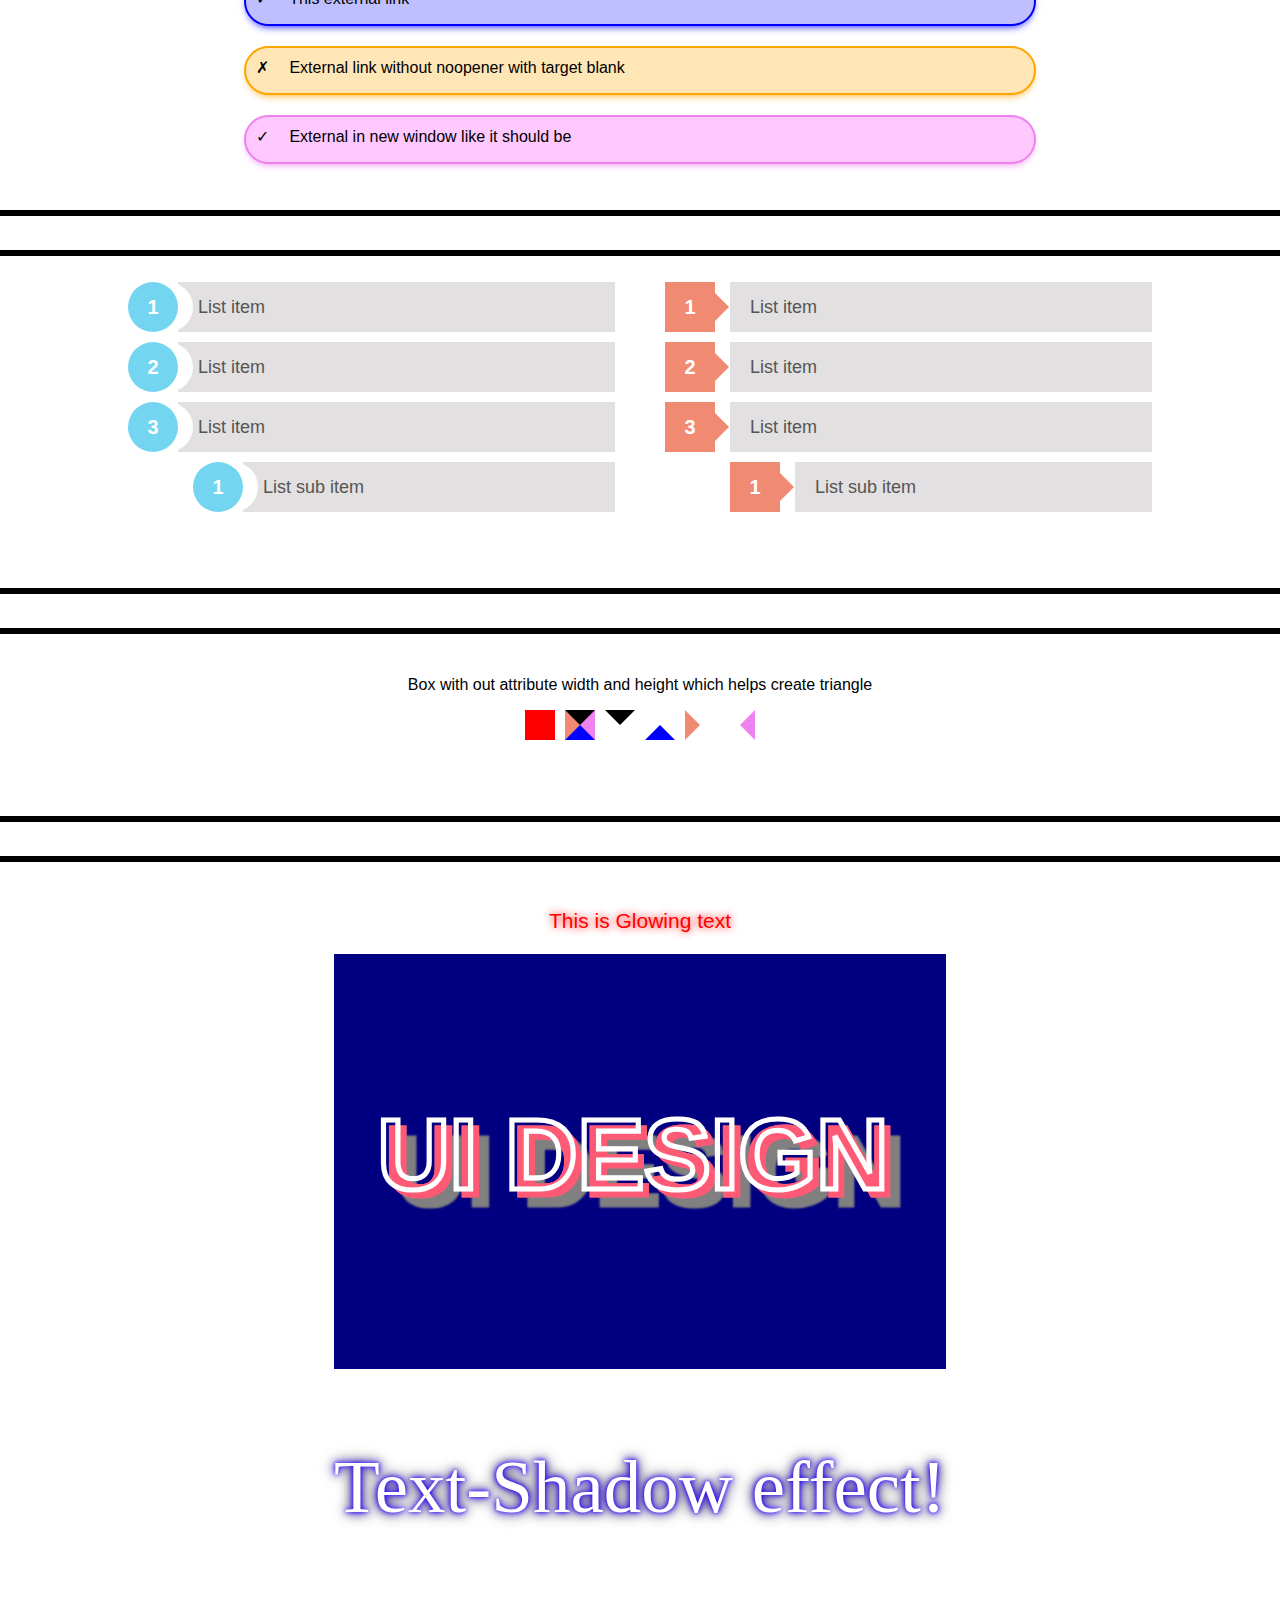
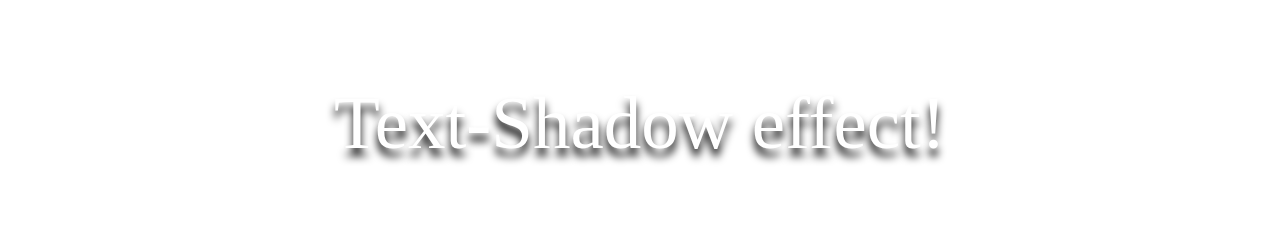
<file: Tasks/16 - 25 (CSS)/index.html>
<!DOCTYPE html>
<html lang="en">

<head>
    <meta charset="UTF-8">
    <meta name="viewport" content="width=device-width, initial-scale=1.0">
    <title>Document</title>

    <style>
        body {
            display: flex;
            justify-content: center;
            align-items: center;
            height: auto;
            font-family: Arial, sans-serif;
        }

        .backgrouund {
            width: auto;
            height: auto;
            background-color: rgb(0, 38, 255);
            padding: 100px 200px 150px 250px;
            margin-top: 300px;
            /* display: inline-block; */
        }

        .margin {
            padding: 0px 30px 30px 30px;
            background-color: rgb(0, 229, 255);

        }

        .border {
            padding: 0px 30px 30px 30px;
            background-color: rgb(255, 140, 0);

        }

        .padding {
            padding: 0px 30px 30px 30px;
            background-color: rgb(0, 38, 255);

        }

        .content {
            width: 500px;
            height: 100px;
            border: none;
            background-color: lightblue;
            text-align: center;
            line-height: 100px;
        }

        hr {
            border: 3px solid black;
            width: 100%;
        }

        .table tr,
        th,
        td {
            border: 1px solid black;
            text-align: center;
        }

        .link div {
            border: 1px solid black;
            margin-bottom: 20px;
            padding: 10px;
            width: 60vw;
            height: 25px;
            display: block;
            border-radius: 100px;
        }

        .link a:nth-child(1) {
            color: black;
            font-family: Arial, sans-serif;
            text-decoration: none;
        }

        .list li {
            list-style: none;
        }

        .circle {
            position: relative;
            border-radius: 50%;
            height: 50px;
            width: 50px;
            min-width: 50px;
            text-align: center;
            line-height: 50px;
            background-color: rgb(115, 213, 240);
            font-size: 20px;
            font-weight: bold;
            color: white;
        }

        .circle-item {
            position: relative;
            flex: 1;
            height: 50px;
            line-height: 50px;
            padding-left: 20px;
            background-color: rgb(226, 224, 224);
            font-size: 18px;
            color: #555;
            z-index: -1;
        }

        .circle-item::before {
            content: '';
            position: absolute;
            left: -35px;
            top: 0;
            width: 50px;
            height: 50px;
            background-color: white;
            border-radius: 0 100px 100px 0;
            /* border: #555 1px solid; */
        }

        .square {
            position: relative;
            height: 50px;
            width: 50px;
            min-width: 50px;
            text-align: center;
            line-height: 50px;
            background-color: rgb(240, 138, 115);
            font-size: 20px;
            font-weight: bold;
            color: white;
        }

        .square::after {
            content: '';
            position: absolute;
            right: -14px;
            top: 50%;
            transform: translateY(-50%);
            width: 0;
            height: 0;
            border-top: 15px solid transparent;
            border-bottom: 15px solid transparent;
            border-left: 15px solid rgb(240, 138, 115);
        }

        .square-item {
            flex: 1;
            height: 50px;
            line-height: 50px;
            padding-left: 20px;
            background-color: rgb(226, 224, 224);
            font-size: 18px;
            color: #555;
        }

        .style-text {
            position: relative;
            font-size: 100px;
            font-weight: 1000;
            color: rgb(255, 90, 117);
            /* MAIN TEXT */
            z-index: 2;
        }

        /* GREY SHADOW — separate layer */
        .style-text::after {
            content: attr(data-text);
            position: absolute;
            inset: 0;

            color: rgb(255, 90, 117);
            text-shadow: 10px 10px 2px grey;

            z-index: 1;
        }

        /* BLUE OUTLINE — top layer */
        .style-text::before {
            content: attr(data-text);
            position: absolute;
            inset: 0;

            color: transparent;
            -webkit-text-stroke: 2px white;

            transform: translate(-7px, -7px);
            z-index: 3;

            pointer-events: none;
        }

        .style-text2 {
            font-size: 75px;
            color: rgb(255, 255, 255);
            text-shadow: 0px 0px 4px #2600ff, 0px 0px 8px #2600ff, 0px 0px 15px #000000;
            font-family: 'Times New Roman', Times, serif;

        }

        .style-text3 {
            font-size: 75px;
            color: rgb(255, 255, 255);
            text-shadow: 0px 8px 9px #000000;
            font-family: 'Times New Roman', Times, serif;

        }
    </style>
</head>

<body>

    <div style="display: flex; flex-direction: column; align-items: center; ">
        <div class="backgrouund" style="margin-top: 50px;">
            <table>
                <tr>
                    <td colspan="3"
                        style="text-align: center; font-family: 'Franklin Gothic Medium', 'Arial Narrow', Arial, sans-serif; color: white; padding-bottom: 20px; font-size: large;">
                        TOP</td>
                </tr>
                <tr>
                    <td
                        style="font-family: 'Franklin Gothic Medium', 'Arial Narrow', Arial, sans-serif; color: white; padding-right: 50px; font-size: large;">
                        LEFT</td>
                    <td>
                        <div class="margin">
                            <div style="margin: 0px; height: 30px; line-height: 30px;">MARGIN</div>
                            <div class="border">
                                <div style="margin: 0px; height: 30px; line-height: 30px;">BORDER</div>
                                <div class="padding">
                                    <div style="margin: 0px; height: 30px; line-height: 30px;">PADDING</div>
                                    <div class="content">
                                        CONTENT
                                    </div>
                                </div>
                            </div>
                        </div>
                    </td>
                    <td
                        style="font-family: 'Franklin Gothic Medium', 'Arial Narrow', Arial, sans-serif; color: white; padding-left: 25px; font-size: large;">
                        RIGHT</td>
                </tr>
                <tr>
                    <td colspan="3"
                        style="text-align: center; font-family: 'Franklin Gothic Medium', 'Arial Narrow', Arial, sans-serif; color: white; padding-top: 20px; font-size: large;"">BOTTOM</td>
            </tr>
        </table>
        </div>

        <br><hr><br><hr><br>

        <div>

            <div style=" text-align: center; margin-bottom: 50px;">
                        <h2>Striped table</h2>
        </div>
        <table class="table"
            style="border: 2px solid black; height: 200px; width: 70vw; margin-bottom: 50px; border-collapse: collapse;">
            <tr style="background-color: darkgray;">
                <td>Rank</td>
                <td>Name</td>
                <td>Runs</td>
                <td>Centuries</td>
                <td>Strike Rate</td>
                <td>Avg</td>
            </tr>
            <tr style="background-color: white;">
                <td>1</td>
                <td>Rohit</td>
                <td>10000</td>
                <td>29</td>
                <td>97</td>
                <td>55</td>
            </tr>
            <tr style="background-color: rgb(246, 246, 246);">
                <td>2</td>
                <td>Virat</td>
                <td>12000</td>
                <td>40</td>
                <td>91</td>
                <td>49</td>
            </tr>
            <tr style="background-color: white;">
                <td>3</td>
                <td>Rahul</td>
                <td>5000</td>
                <td>8</td>
                <td>85</td>
                <td>45</td>
            </tr>
            <tr style="background-color: rgb(246, 246, 246) ;">
                <td>4</td>
                <td>Rishabh</td>
                <td>4000</td>
                <td>2</td>
                <td>8</td>
                <td>39</td>
            </tr>


        </table>
    </div>

    <br>
    <hr><br>
    <hr><br>

    <div class="link">
        <div style="border: 2px solid cyan; box-shadow: 0 4px 8px -4px cyan;"><a href="">&#x2717;&emsp;This is a link
                without a link</a></div>

        <div style="background-color: rgb(255, 177, 177); border: 2px solid red; box-shadow: 0 4px 8px -4px red;"><a
                href="" target="_blank">&#x2717;&emsp; This is a link without a link with a target blank</a></div>

        <div style="background-color: rgb(199, 255, 255); border: 2px solid cyan; box-shadow: 0 4px 8px -4px cyan;"><a
                href="www.google.com" target="_blank" noopener>&checkmark;&emsp;This is a link a link with a target
                blank and noopener</a></div>

        <div style="background-color:rgb(201, 255, 201); border: 2px solid green; box-shadow: 0 4px 8px -4px green;"><a
                href="https://www.example.com">&checkmark;&emsp;This is a default link</a></div>

        <div
            style="background-color: rgb(238, 255, 187); border: 2px solid yellowgreen; box-shadow: 0 4px 8px -4px yellowgreen;">
            <a href="#">&checkmark;&emsp; This is an internal link</a>
        </div>

        <div style="background-color: rgb(191, 191, 255); border: 2px solid blue; box-shadow: 0 4px 8px -4px blue;"><a
                href="https://www.google.com" target="_blank" rel="noopener noreferrer">&checkmark;&emsp; This external
                link</a></div>

        <div style="background-color: rgb(255, 230, 182); border: 2px solid orange; box-shadow: 0 4px 8px -4px orange;">
            <a href="https://www.example.com" target="_blank">&#x2717;&emsp; External link without noopener with target
                blank</a>
        </div>

        <div style="background-color: rgb(255, 200, 255); border: 2px solid violet; box-shadow: 0 4px 8px -4px violet;">
            <a href="https://www.wikipedia.org" target="_blank" rel="noopener noreferrer">&checkmark;&emsp; External in
                new window like it should be</a>
        </div>
    </div>

    <br>
    <hr><br>
    <hr><br>

    <div class="list"
        style="display: flex; flex-direction: row; align-items: flex-start; gap: 50px; margin-bottom: 50px; width: 80vw;">
        <!-- Blue Circle List (Left Side) -->
        <div style="flex: 1;">
            <ul style="list-style: none; padding: 0; margin: 0;">
                <li>
                    <div style="display: flex; align-items: center; gap: 0px; margin-bottom: 10px;">
                        <div class="circle">
                            1
                        </div>
                        <div class="circle-item">
                            List item
                        </div>
                    </div>
                </li>
                <li>
                    <div style="display: flex; align-items: center; gap: 0px; margin-bottom: 10px;">
                        <div class="circle">
                            2
                        </div>
                        <div class="circle-item">
                            List item
                        </div>
                    </div>
                </li>
                <li>
                    <div style="display: flex; align-items: center; gap: 0px; margin-bottom: 10px;">
                        <div class="circle">
                            3
                        </div>
                        <div class="circle-item">
                            List item
                        </div>
                    </div>
                    <!-- Sub Item -->
                    <ul style="list-style: none; padding: 0; margin: 10px 0 0 65px;">
                        <li>
                            <div style="display: flex; align-items: center; gap: 0px;">
                                <div class="circle">
                                    1
                                </div>
                                <div class="circle-item">
                                    List sub item
                                </div>
                            </div>
                        </li>
                    </ul>
                </li>
            </ul>
        </div>

        <!-- Red Square List (Right Side) -->
        <div style="flex: 1;">
            <ul style="list-style: none; padding: 0; margin: 0;">
                <li>
                    <div style="display: flex; align-items: center; gap: 15px; margin-bottom: 10px;">
                        <div class="square">
                            1
                        </div>
                        <div class="square-item">
                            List item
                        </div>
                    </div>
                </li>
                <li>
                    <div style="display: flex; align-items: center; gap: 15px; margin-bottom: 10px;">
                        <div class="square">
                            2
                        </div>
                        <div class="square-item">
                            List item
                        </div>
                    </div>
                </li>
                <li>
                    <div style="display: flex; align-items: center; gap: 15px; margin-bottom: 10px;">
                        <div class="square">
                            3
                        </div>
                        <div class="square-item">
                            List item
                        </div>
                    </div>
                    <!-- Sub Item -->
                    <ul style="list-style: none; padding: 0; margin: 10px 0 0 65px;">
                        <li>
                            <div style="display: flex; align-items: center; gap: 15px;">
                                <div class="square">
                                    1
                                </div>
                                <div class="square-item">
                                    List sub item
                                </div>
                            </div>
                        </li>
                    </ul>
                </li>
            </ul>
        </div>
    </div>

    <br>
    <hr><br>
    <hr><br>

    <p>Box with out attribute width and height which helps create triangle</p>

    <div style="display: flex; flex-direction: row; align-items: center; gap: 10px; margin-bottom: 50px;">

        <div style="border:15px solid red"></div>
        <div style="border-top: 15px solid black;
            border-bottom: 15px solid blue;
            border-left: 15px solid rgb(240, 138, 115) ;
            border-right: 15px solid violet;">
        </div>
        <div style="border-top: 15px solid black;
            border-bottom: 15px solid transparent;
            border-left: 15px solid transparent ;
            border-right: 15px solid transparent;">
        </div>
        <div style="border-top: 15px solid transparent;
            border-bottom: 15px solid blue;
            border-left: 15px solid transparent ;
            border-right: 15px solid transparent;">
        </div>
        <div style="border-top: 15px solid transparent;
            border-bottom: 15px solid transparent;
            border-left: 15px solid rgb(240, 138, 115) ;
            border-right: 15px solid transparent;">
        </div>
        <div style="border-top: 15px solid transparent;
            border-bottom: 15px solid transparent;
            border-left: 15px solid transparent ;
            border-right: 15px solid violet;">
        </div>

    </div>

    <br>
    <hr><br>
    <hr><br>

    <div>
        <p style="text-shadow: 0px 0px 8px rgb(255, 0, 0); color: red; font-size: 21px;">This is Glowing text</p>
    </div>

    <div style="width: auto;  padding: 50px; background-color: rgb(0, 0, 129);">
        <p class="style-text" data-text="UI DESIGN">
            UI DESIGN
        </p>
    </div>

    <div>
        <p class="style-text2">Text-Shadow effect!</p>
    </div>

    <div>
        <p class="style-text3">Text-Shadow effect!</p>
    </div>

    </div>




</body>

</html>
</file>
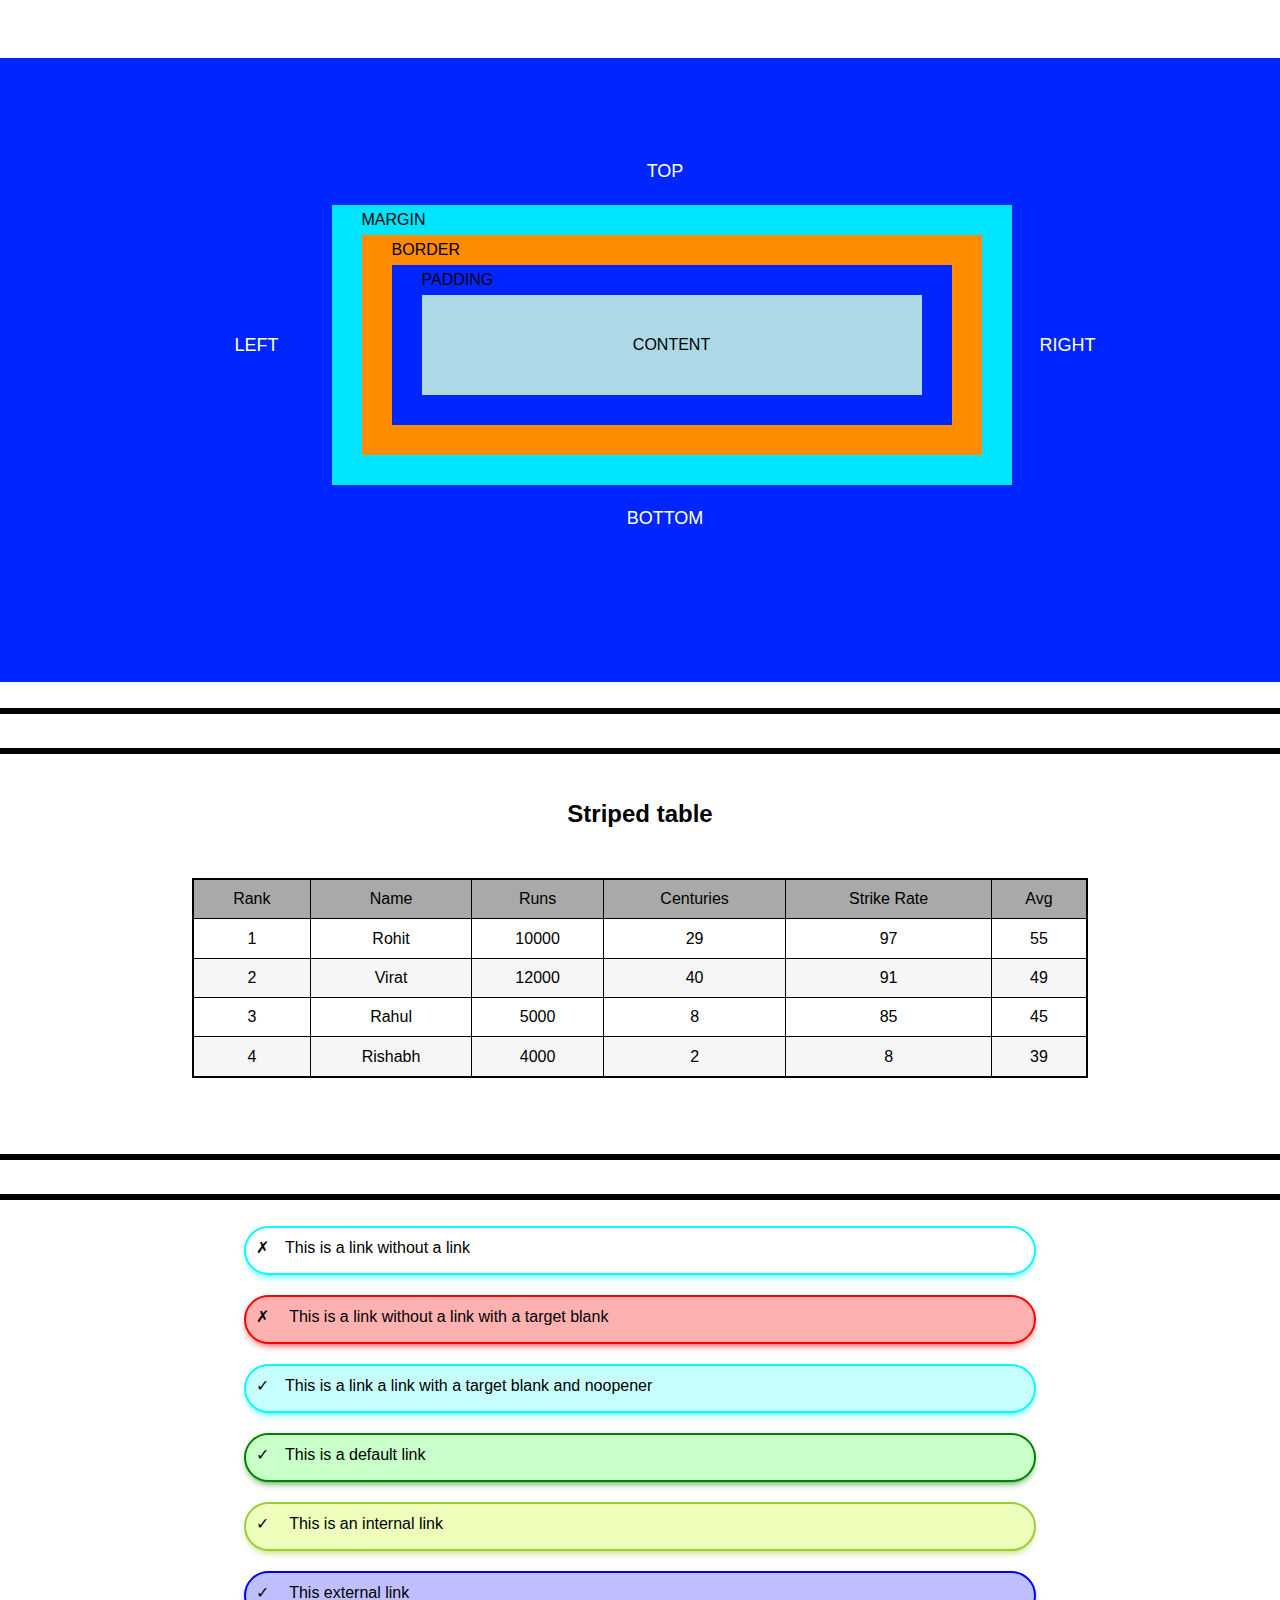
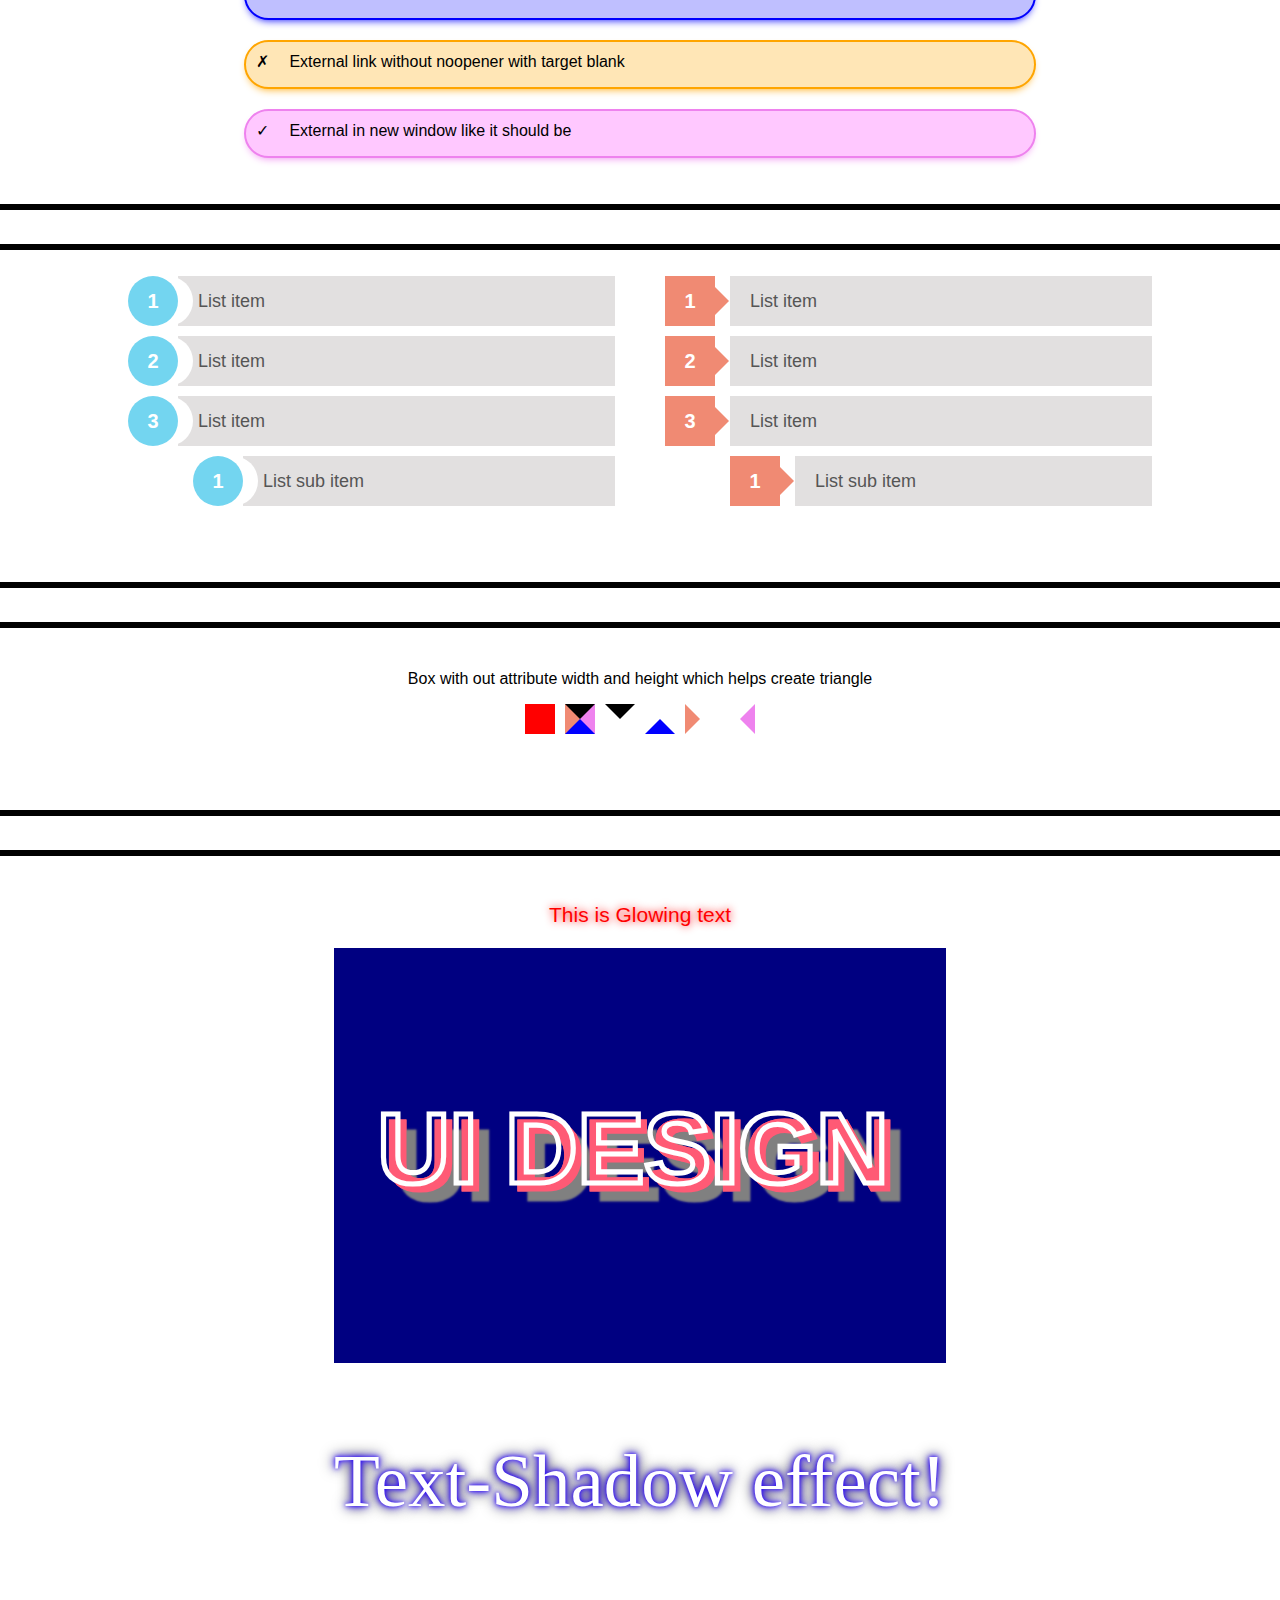
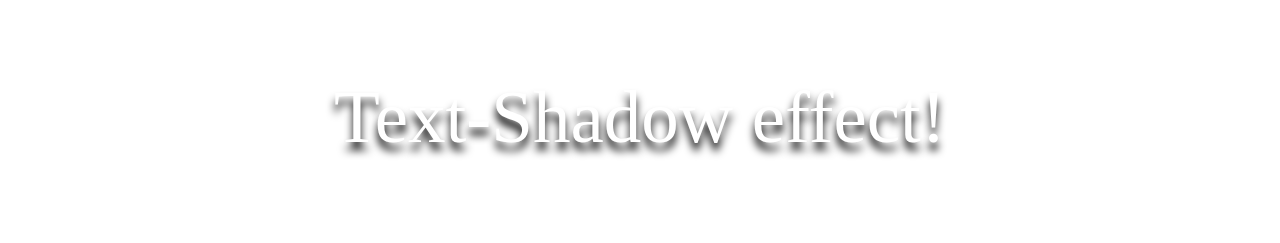
<file: Tasks/16-25-css-tasks/index.html>
<!DOCTYPE html>
<html lang="en">

<head>
    <meta charset="UTF-8">
    <meta name="viewport" content="width=device-width, initial-scale=1.0">
    <title>Tasks 16-25: CSS Fundamentals</title>
     <link rel="icon" type="image/x-icon" href="../../resources/raj-logo/favicon.ico">
    <link rel="icon" type="image/png" sizes="32x32" href="../../resources/raj-logo/favicon-32x32.png">
    <link rel="icon" type="image/png" sizes="16x16" href="../../resources/raj-logo/favicon-16x16.png">
    <link rel="apple-touch-icon" sizes="180x180" href="/resources/raj-logo/apple-touch-icon.png">

    <style>
        body {
            display: flex;
            justify-content: center;
            align-items: center;
            height: auto;
            font-family: Arial, sans-serif;
        }

        .backgrouund {
            width: auto;
            height: auto;
            background-color: rgb(0, 38, 255);
            padding: 100px 200px 150px 250px;
            margin-top: 300px;
            /* display: inline-block; */
        }

        .margin {
            padding: 0px 30px 30px 30px;
            background-color: rgb(0, 229, 255);

        }

        .border {
            padding: 0px 30px 30px 30px;
            background-color: rgb(255, 140, 0);

        }

        .padding {
            padding: 0px 30px 30px 30px;
            background-color: rgb(0, 38, 255);

        }

        .content {
            width: 500px;
            height: 100px;
            border: none;
            background-color: lightblue;
            text-align: center;
            line-height: 100px;
        }

        .table tr,.table td{
            border: 1px solid black;
            margin: 0px;
            padding: 8px;
        }

        hr {
            border: 3px solid black;
            width: 100%;
        }

        .link div {
            border: 1px solid black;
            margin-bottom: 20px;
            padding: 10px;
            width: 60vw;
            height: 25px;
            display: block;
            border-radius: 100px;
        }

        .link a:nth-child(1) {
            color: black;
            font-family: Arial, sans-serif;
            text-decoration: none;
        }

        .list li {
            list-style: none;
        }

        .circle {
            position: relative;
            border-radius: 50%;
            height: 50px;
            width: 50px;
            min-width: 50px;
            text-align: center;
            line-height: 50px;
            background-color: rgb(115, 213, 240);
            font-size: 20px;
            font-weight: bold;
            color: white;
        }

        .circle-item {
            position: relative;
            flex: 1;
            height: 50px;
            line-height: 50px;
            padding-left: 20px;
            background-color: rgb(226, 224, 224);
            font-size: 18px;
            color: #555;
            z-index: -1;
        }

        .circle-item::before {
            content: '';
            position: absolute;
            left: -35px;
            top: 0;
            width: 50px;
            height: 50px;
            background-color: white;
            border-radius: 0 100px 100px 0;
            /* border: #555 1px solid; */
        }

        .square {
            position: relative;
            height: 50px;
            width: 50px;
            min-width: 50px;
            text-align: center;
            line-height: 50px;
            background-color: rgb(240, 138, 115);
            font-size: 20px;
            font-weight: bold;
            color: white;
        }

        .square::after {
            content: '';
            position: absolute;
            right: -14px;
            top: 50%;
            transform: translateY(-50%);
            width: 0;
            height: 0;
            border-top: 15px solid transparent;
            border-bottom: 15px solid transparent;
            border-left: 15px solid rgb(240, 138, 115);
        }

        .square-item {
            flex: 1;
            height: 50px;
            line-height: 50px;
            padding-left: 20px;
            background-color: rgb(226, 224, 224);
            font-size: 18px;
            color: #555;
        }

        .style-text {
            position: relative;
            font-size: 100px;
            font-weight: 1000;
            color: rgb(255, 90, 117);
            /* MAIN TEXT */
            z-index: 2;
        }

        /* GREY SHADOW — separate layer */
        .style-text::after {
            content: attr(data-text);
            position: absolute;
            inset: 0;

            color: rgb(255, 90, 117);
            text-shadow: 10px 10px 2px grey;

            z-index: 1;
        }

        /* BLUE OUTLINE — top layer */
        .style-text::before {
            content: attr(data-text);
            position: absolute;
            inset: 0;

            color: transparent;
            -webkit-text-stroke: 2px white;

            transform: translate(-7px, -7px);
            z-index: 3;

            pointer-events: none;
        }

        .style-text2 {
            font-size: 75px;
            color: rgb(255, 255, 255);
            text-shadow: 0px 0px 4px #2600ff, 0px 0px 8px #2600ff, 0px 0px 15px #000000;
            font-family: 'Times New Roman', Times, serif;

        }

        .style-text3 {
            font-size: 75px;
            color: rgb(255, 255, 255);
            text-shadow: 0px 8px 9px #000000;
            font-family: 'Times New Roman', Times, serif;

        }
    </style>
</head>

<body>

    <div style="display: flex; flex-direction: column; align-items: center; ">
        <div class="backgrouund" style="margin-top: 50px;">
            <table>
                <tr>
                    <td colspan="3"
                        style="text-align: center; font-family: 'Franklin Gothic Medium', 'Arial Narrow', Arial, sans-serif; color: white; padding-bottom: 20px; font-size: large;">
                        TOP</td>
                </tr>
                <tr>
                    <td
                        style="font-family: 'Franklin Gothic Medium', 'Arial Narrow', Arial, sans-serif; color: white; padding-right: 50px; font-size: large;">
                        LEFT</td>
                    <td>
                        <div class="margin">
                            <div style="margin: 0px; height: 30px; line-height: 30px;">MARGIN</div>
                            <div class="border">
                                <div style="margin: 0px; height: 30px; line-height: 30px;">BORDER</div>
                                <div class="padding">
                                    <div style="margin: 0px; height: 30px; line-height: 30px;">PADDING</div>
                                    <div class="content">
                                        CONTENT
                                    </div>
                                </div>
                            </div>
                        </div>
                    </td>
                    <td
                        style="font-family: 'Franklin Gothic Medium', 'Arial Narrow', Arial, sans-serif; color: white; padding-left: 25px; font-size: large;">
                        RIGHT</td>
                </tr>
                <tr>
                    <td colspan="3"
                        style="text-align: center; font-family: 'Franklin Gothic Medium', 'Arial Narrow', Arial, sans-serif; color: white; padding-top: 20px; font-size: large;"">BOTTOM</td>
            </tr>
        </table>
        </div>

        <br><hr><br><hr><br>

        <div>

            <div style=" text-align: center; margin-bottom: 50px;">
                        <h2>Striped table</h2>
        </div>
        <table class="table"
            style="border: 2px solid black; height: 200px; width: 70vw; margin-bottom: 50px; border-collapse: collapse; text-align: center;">
            <tr style="background-color: darkgray;">
                <td>Rank</td>
                <td>Name</td>
                <td>Runs</td>
                <td>Centuries</td>
                <td>Strike Rate</td>
                <td>Avg</td>
            </tr>
            <tr style="background-color: white;">
                <td>1</td>
                <td>Rohit</td>
                <td>10000</td>
                <td>29</td>
                <td>97</td>
                <td>55</td>
            </tr>
            <tr style="background-color: rgb(246, 246, 246);">
                <td>2</td>
                <td>Virat</td>
                <td>12000</td>
                <td>40</td>
                <td>91</td>
                <td>49</td>
            </tr>
            <tr style="background-color: white;">
                <td>3</td>
                <td>Rahul</td>
                <td>5000</td>
                <td>8</td>
                <td>85</td>
                <td>45</td>
            </tr>
            <tr style="background-color: rgb(246, 246, 246) ;">
                <td>4</td>
                <td>Rishabh</td>
                <td>4000</td>
                <td>2</td>
                <td>8</td>
                <td>39</td>
            </tr>


        </table>
    </div>

    <br>
    <hr><br>
    <hr><br>

    <div class="link">
        <div style="border: 2px solid cyan; box-shadow: 0 4px 8px -4px cyan;"><a href="">&#x2717;&emsp;This is a link
                without a link</a></div>

        <div style="background-color: rgb(255, 177, 177); border: 2px solid red; box-shadow: 0 4px 8px -4px red;"><a
                href="" target="_blank">&#x2717;&emsp; This is a link without a link with a target blank</a></div>

        <div style="background-color: rgb(199, 255, 255); border: 2px solid cyan; box-shadow: 0 4px 8px -4px cyan;"><a
                href="www.google.com" target="_blank" noopener>&checkmark;&emsp;This is a link a link with a target
                blank and noopener</a></div>

        <div style="background-color:rgb(201, 255, 201); border: 2px solid green; box-shadow: 0 4px 8px -4px green;"><a
                href="https://www.example.com">&checkmark;&emsp;This is a default link</a></div>

        <div
            style="background-color: rgb(238, 255, 187); border: 2px solid yellowgreen; box-shadow: 0 4px 8px -4px yellowgreen;">
            <a href="#">&checkmark;&emsp; This is an internal link</a>
        </div>

        <div style="background-color: rgb(191, 191, 255); border: 2px solid blue; box-shadow: 0 4px 8px -4px blue;"><a
                href="https://www.google.com" target="_blank" rel="noopener noreferrer">&checkmark;&emsp; This external
                link</a></div>

        <div style="background-color: rgb(255, 230, 182); border: 2px solid orange; box-shadow: 0 4px 8px -4px orange;">
            <a href="https://www.example.com" target="_blank">&#x2717;&emsp; External link without noopener with target
                blank</a>
        </div>

        <div style="background-color: rgb(255, 200, 255); border: 2px solid violet; box-shadow: 0 4px 8px -4px violet;">
            <a href="https://www.wikipedia.org" target="_blank" rel="noopener noreferrer">&checkmark;&emsp; External in
                new window like it should be</a>
        </div>
    </div>

    <br>
    <hr><br>
    <hr><br>

    <div class="list"
        style="display: flex; flex-direction: row; align-items: flex-start; gap: 50px; margin-bottom: 50px; width: 80vw;">
        <!-- Blue Circle List (Left Side) -->
        <div style="flex: 1;">
            <ul style="list-style: none; padding: 0; margin: 0;">
                <li>
                    <div style="display: flex; align-items: center; gap: 0px; margin-bottom: 10px;">
                        <div class="circle">
                            1
                        </div>
                        <div class="circle-item">
                            List item
                        </div>
                    </div>
                </li>
                <li>
                    <div style="display: flex; align-items: center; gap: 0px; margin-bottom: 10px;">
                        <div class="circle">
                            2
                        </div>
                        <div class="circle-item">
                            List item
                        </div>
                    </div>
                </li>
                <li>
                    <div style="display: flex; align-items: center; gap: 0px; margin-bottom: 10px;">
                        <div class="circle">
                            3
                        </div>
                        <div class="circle-item">
                            List item
                        </div>
                    </div>
                    <!-- Sub Item -->
                    <ul style="list-style: none; padding: 0; margin: 10px 0 0 65px;">
                        <li>
                            <div style="display: flex; align-items: center; gap: 0px;">
                                <div class="circle">
                                    1
                                </div>
                                <div class="circle-item">
                                    List sub item
                                </div>
                            </div>
                        </li>
                    </ul>
                </li>
            </ul>
        </div>

        <!-- Red Square List (Right Side) -->
        <div style="flex: 1;">
            <ul style="list-style: none; padding: 0; margin: 0;">
                <li>
                    <div style="display: flex; align-items: center; gap: 15px; margin-bottom: 10px;">
                        <div class="square">
                            1
                        </div>
                        <div class="square-item">
                            List item
                        </div>
                    </div>
                </li>
                <li>
                    <div style="display: flex; align-items: center; gap: 15px; margin-bottom: 10px;">
                        <div class="square">
                            2
                        </div>
                        <div class="square-item">
                            List item
                        </div>
                    </div>
                </li>
                <li>
                    <div style="display: flex; align-items: center; gap: 15px; margin-bottom: 10px;">
                        <div class="square">
                            3
                        </div>
                        <div class="square-item">
                            List item
                        </div>
                    </div>
                    <!-- Sub Item -->
                    <ul style="list-style: none; padding: 0; margin: 10px 0 0 65px;">
                        <li>
                            <div style="display: flex; align-items: center; gap: 15px;">
                                <div class="square">
                                    1
                                </div>
                                <div class="square-item">
                                    List sub item
                                </div>
                            </div>
                        </li>
                    </ul>
                </li>
            </ul>
        </div>
    </div>

    <br>
    <hr><br>
    <hr><br>

    <p>Box with out attribute width and height which helps create triangle</p>

    <div style="display: flex; flex-direction: row; align-items: center; gap: 10px; margin-bottom: 50px;">

        <div style="border:15px solid red"></div>
        <div style="border-top: 15px solid black;
            border-bottom: 15px solid blue;
            border-left: 15px solid rgb(240, 138, 115) ;
            border-right: 15px solid violet;">
        </div>
        <div style="border-top: 15px solid black;
            border-bottom: 15px solid transparent;
            border-left: 15px solid transparent ;
            border-right: 15px solid transparent;">
        </div>
        <div style="border-top: 15px solid transparent;
            border-bottom: 15px solid blue;
            border-left: 15px solid transparent ;
            border-right: 15px solid transparent;">
        </div>
        <div style="border-top: 15px solid transparent;
            border-bottom: 15px solid transparent;
            border-left: 15px solid rgb(240, 138, 115) ;
            border-right: 15px solid transparent;">
        </div>
        <div style="border-top: 15px solid transparent;
            border-bottom: 15px solid transparent;
            border-left: 15px solid transparent ;
            border-right: 15px solid violet;">
        </div>

    </div>

    <br>
    <hr><br>
    <hr><br>

    <div>
        <p style="text-shadow: 0px 0px 8px rgb(255, 0, 0); color: red; font-size: 21px;">This is Glowing text</p>
    </div>

    <div style="width: auto;  padding: 50px; background-color: rgb(0, 0, 129);">
        <p class="style-text" data-text="UI DESIGN">
            UI DESIGN
        </p>
    </div>

    <div>
        <p class="style-text2">Text-Shadow effect!</p>
    </div>

    <div>
        <p class="style-text3">Text-Shadow effect!</p>
    </div>

    </div>




</body>

</html>
</file>
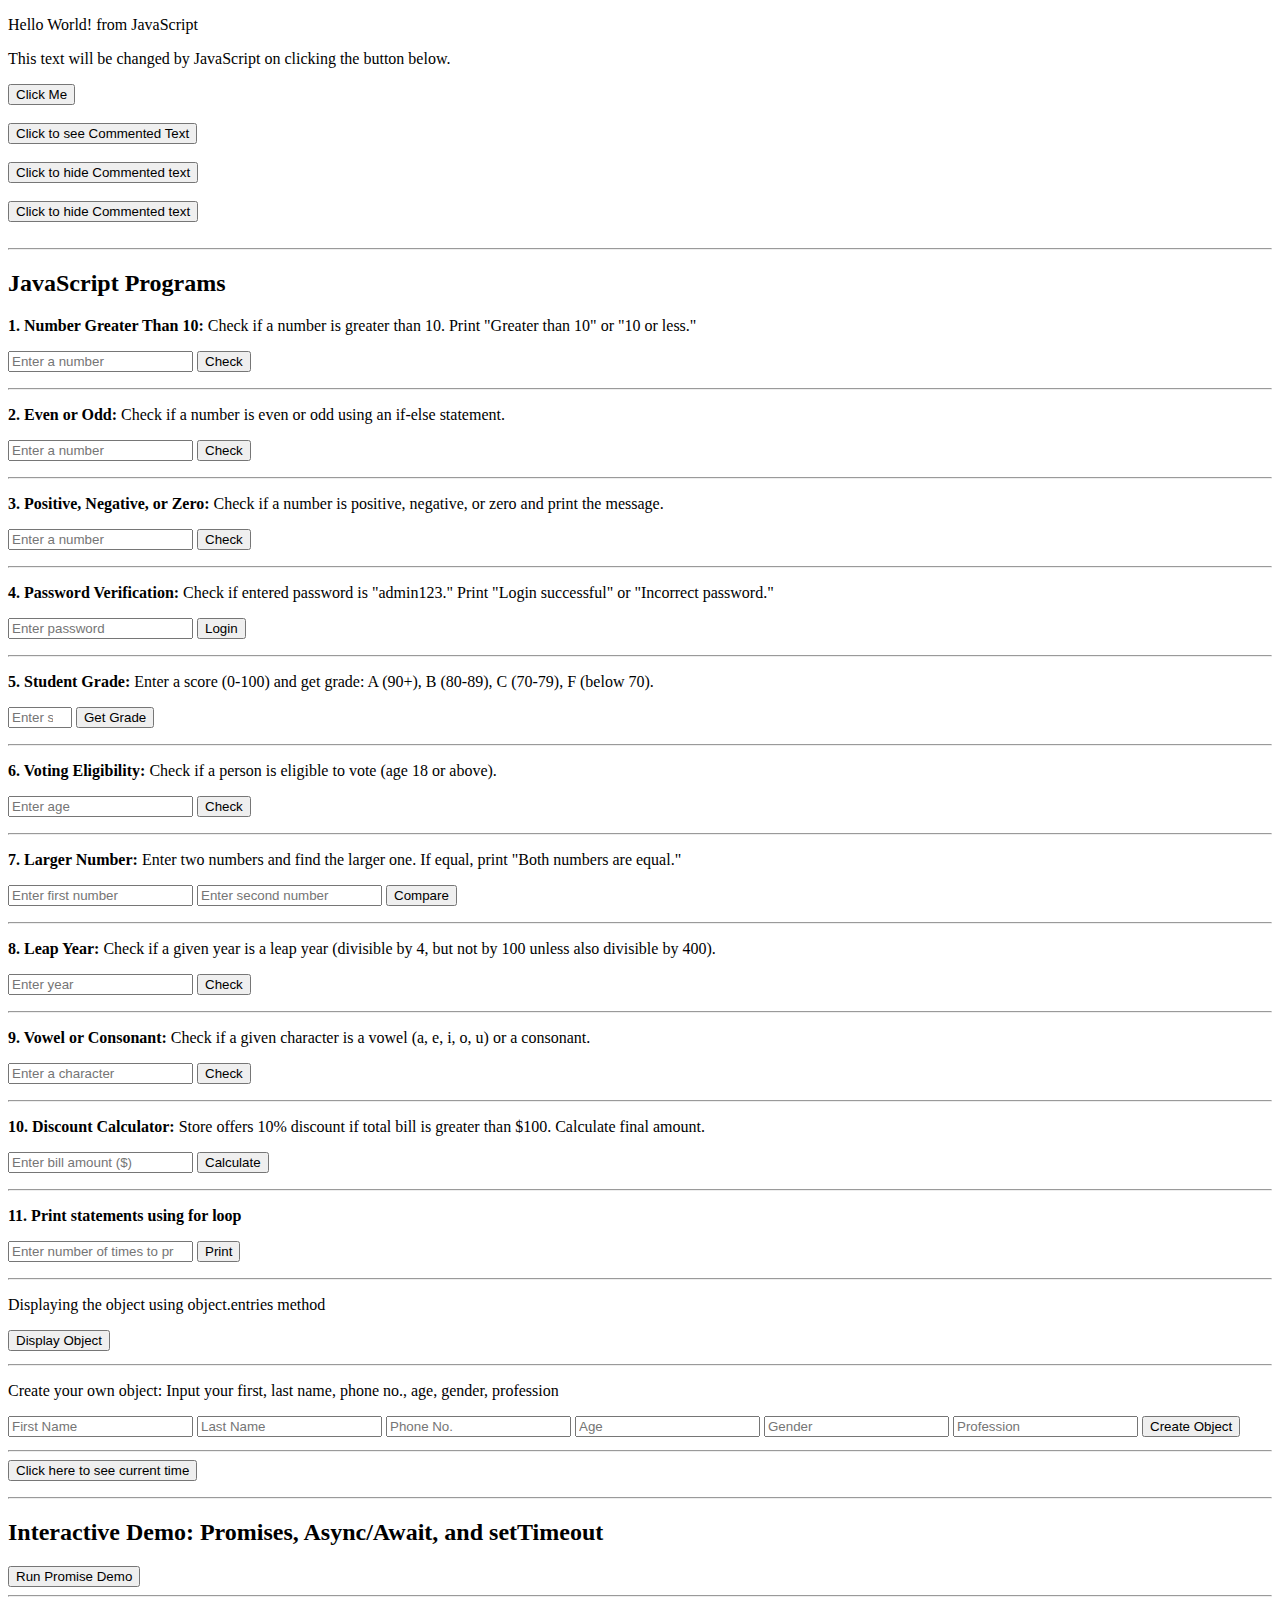
<file: Tasks/26-37-javascript-task/index.html>
<!DOCTYPE html>
<html lang="en">
<head>
    <meta charset="UTF-8">
    <meta name="viewport" content="width=device-width, initial-scale=1.0">
    <title>Task 26-37 - JavaScript Task</title>
    <link rel="icon" type="image/x-icon" href="../../resources/raj-logo/favicon.ico">
    <link rel="icon" type="image/png" sizes="32x32" href="../../resources/raj-logo/favicon-32x32.png">
    <link rel="icon" type="image/png" sizes="16x16" href="../../resources/raj-logo/favicon-16x16.png">
    <link rel="apple-touch-icon" sizes="180x180" href="/resources/raj-logo/apple-touch-icon.png">
</head>
<body>
    <p id="demo">
        Hello World!
    </p>        

    <p id="demo-change">This text will be changed by JavaScript on clicking the button below.</p>

    <button onclick="changeText()">Click Me</button> <br><br>

    <button onclick="showComments()" >Click to see Commented Text</button> <br><br>

    <button onclick="hideComments()">Click to hide Commented text</button> <br><br>
     
    
   <div id="comments" style="display: none;">
    <hr>
    <p>
        JavaScript Naming Conventions and Best Practices: <br>
        <ul>
            <li>naming convention for javascript variables and functions: camelCase
                <ul><li>example: myVariableName, changeTextFunction</li></ul>
            </li><br>
            <li>best practice: use const and let instead of var
                <ul><li>const for variables that won't be reassigned</li></ul>
            </li><br>
            <li>pascal case for class names: MyClassName
                <ul><li>best practice: use semicolons at the end of statements</li></ul>
            </li><br>
            <li>snake case for file names: my_script_file.js
                <ul><li>best practice: keep file names lowercase</li></ul>
            </li><br>
            <li>variable are start with letter, underscore(_), dollar sign($)
                <ul><li>cannot start with number</li>
                <li>cannot use reserved keywords as variable name</li></ul>
            </li><br>
        </ul>
    </p>
    <hr>
    <p>
        Data Types in JavaScript:  <br>
        <ol>
            <li>Primitive Data Types: This data types are immutable and hold single values.
                <ul>
                    <li>There are 7 primitive data types in JavaScript:</li>
                    <li>Number : Integer, Float, etc.</li>
                    <li>String : Text enclosed in single or double quotes</li>
                    <li>Boolean : true or false</li>
                    <li>Null : Represents intentional absence of any object value</li>
                    <li>Undefined : Variable that has not been assigned a value</li>
                    <li>Symbol : Unique and immutable data type used as identifier for object properties</li>
                    <li>BigInt  : Represents integers with arbitrary precision</li>
                </ul>
            </li><br>
            <li>Non-Primitive Data Types: This data types are mutable and can hold multiple values.
                <ul>
                    <li>There are 3 non-primitive data types in JavaScript:</li><br>
                    <li>Object : Collection of key-value pairs
                        <ul>
                            <li>Example</li>
                            <li>const person = {</li>
                            <li>&nbsp;&nbsp;name: "John",</li>          
                            <li>&nbsp;&nbsp;age: 30</li>
                            <li>};</li>
                        </ul>
                    </li><br>
                    <li>Array : Ordered list of values
                        <ul>
                            <li>Example</li>
                            <li>const numbers = [1, 2, 3, 4, 5];</li>
                        </ul>
                    </li><br>
                    <li>Function : Block of code designed to perform a particular task
                        <ul>
                            <li>Example</li>
                            <li>function greet() {</li>
                            <li>&nbsp;&nbsp;console.log("Hello, World!");</li>
                            <li>}</li>
                        </ul>
                    </li><br>
                </ul>
            </li>
        </ol>   
    </p>
    <hr>
       
    <p>
        Type Casting in JavaScript: <br>
        <ul>
            <li>Type casting is the process of converting a value from one data type to another.</li><br>
            <li>There are two types of type casting in JavaScript:</li><br>
            <li>Implicit Type Casting: JavaScript automatically converts one data type to another when performing operations involving different data types.
                <ul>
                    <li>Example:</li>
                    <li>let result = '5' + 10; // result will be '510' (string)</li>
                </ul>
            </li><br>
            <li>Explicit Type Casting: The programmer manually converts a value from one data type to another using built-in functions.
                <ul>
                    <li>Example:</li>
                    <li>let num = Number('5'); // num will be 5 (number)</li>
                </ul>
            </li><br>
        </ul>
    </p>
    <hr>

    <p>
        Operators in JavaScript: <br>
        <ul>
            <li>Arithmetic Operators: +, -, *, /, %, ++, --</li><br>
            <li>Assignment Operators: =, +=, -=, *=, /=, %=
                <ul>
                    <li>Example:</li>
                    <li>let x = 10;</li>
                    <li>x += 5; // x is now 15</li>
                </ul>
            </li><br>
            <li>Comparison Operators: ==, ===, !=, !==, >, <, >=, <=</li><br>
            <li>Logical Operators: && (AND), || (OR), ! (NOT)</li><br>
            <li>Bitwise Operators: &, |, ^, ~, <<, >>, >>></li><br>
            <li>Ternary Operator: condition ? expression1 : expression2</li><br>
            <li>String Operators: + (concatenation) </li>
        </ul>
    </p>
    <hr>

    <p>
        Control statements in JavaScript are commands that alter the normal sequential flow of program execution, allowing the code to make decisions, repeat tasks, and jump between different parts of a program based on specific conditions. They are typically categorized into three main types:
        <ol>
            <li>Conditional Statements
                <p>These statements allow the program to make decisions and execute specific blocks of code only if a condition or set of conditions is true.</p>
                <ul>
                    <li>if statement: Executes a code block if a specified condition evaluates to true.
                        <ul><li>if (condition) { // Code to execute if condition is true }</li></ul>
                    </li><br>
                    <li>if...else statement: Executes one block of code if the condition is true, and another block if it is false.
                        <ul><li>if (condition) { // Code for true condition } else { // Code for false condition }</li></ul>
                    </li><br>
                    <li>else if statement: Used to specify a new condition to test if the previous if or else if conditions are false.
                        <ul><li>Multiple else if statements can be chained together</li></ul>
                    </li><br>
                    <li>switch statement: Evaluates an expression once and compares its value against a series of case labels.
                        <ul><li>Often a cleaner alternative to long if...else if chains</li></ul>
                    </li><br>
                    <li>Ternary operator (?:): A shorthand for a simple if...else statement.
                        <ul><li>let result = (condition) ? "Value if True" : "Value if False";</li></ul>
                    </li>
                </ul>
            </li><br>
            <li>Iterative Statements (Loops)
                <p>These statements are used to repeatedly execute a block of code as long as a specified condition remains true.</p>
                <ul>
                    <li>for loop: Repeats a code block a specific number of times
                        <ul><li>for (initialization; condition; increment/decrement) { // Code to execute repeatedly }</li></ul>
                    </li><br>
                    <li>while loop: Executes a code block as long as a condition is true
                        <ul><li>while (condition) { // Code to execute repeatedly }</li></ul>
                    </li><br>
                    <li>do...while loop: Executes a code block at least once before checking the condition
                        <ul><li>do { // Code to execute } while (condition);</li></ul>
                    </li><br>
                    <li>for...in loop: Iterates over the properties of an object
                        <ul><li>for (let key in object) { // Code to execute }</li></ul>
                    </li><br>
                    <li>for...of loop: Iterates over iterable objects like arrays or strings
                        <ul><li>for (let value of iterable) { // Code to execute }</li></ul>
                    </li>
                </ul>
            </li><br>
            <li>Jump Statements
                <p>These statements change the flow of execution within loops or functions.</p>
                <ul>
                    <li>break: Exits the current loop or switch statement</li><br>
                    <li>continue: Skips the current loop iteration and proceeds to the next</li><br>
                    <li>return: Exits a function, optionally returning a value</li><br>
                    <li>throw: Creates a user-defined exception</li>
                </ul>
            </li>
        </ol>
    </p>
    <hr>

    <p> 
        All Events in JavaScript : <br>
        <ul>
            <li>Mouse Events: click, dblclick, mouseover, mouseout, mousemove, mousedown, mouseup
                <ul>
                    <li>click: Triggered when an element is clicked - onclick()</li>
                    <li>dblclick: Triggered when an element is double-clicked - ondblclick()</li>
                    <li>mouseover: Triggered when the mouse pointer moves over an element - onmouseover()</li>
                    <li>mouseout: Triggered when the mouse pointer moves out of an element - onmouseout()</li>
                    <li>mousemove: Triggered when the mouse pointer moves within an element - onmousemove()</li>
                    <li>mousedown: Triggered when a mouse button is pressed down on an element - onmousedown()</li>
                    <li>mouseup: Triggered when a mouse button is released over an element - onmouseup()</li>
                </ul>
            </li><br>
            <li>Keyboard Events: keydown, keyup, keypress
                <ul>
                    <li>keydown: Triggered when a key is pressed down - onkeydown()</li>
                    <li>keyup: Triggered when a key is released - onkeyup()</li>
                    <li>keypress: Triggered when a key is pressed and released (deprecated) - onkeypress()</li>
                </ul>
            </li><br>
            <li>Form Events: submit, change, focus, blur, input
                <ul>
                    <li>submit: Triggered when a form is submitted - onsubmit()</li>
                    <li>change: Triggered when the value of an input element changes - onchange()</li>
                    <li>focus: Triggered when an element gains focus - onfocus()</li>
                    <li>blur: Triggered when an element loses focus - onblur()</li>
                    <li>input: Triggered when the value of an input element is changed - oninput()</li>
                </ul>
            </li><br>
            <li>Window Events: load, unload, resize, scroll
                <ul>
                    <li>load: Triggered when the entire page has loaded - onload()</li>
                    <li>unload: Triggered when the user leaves the page - onunload()</li>
                    <li>resize: Triggered when the window is resized - onresize()</li>
                    <li>scroll: Triggered when the user scrolls the page - onscroll()</li>
                </ul>
            </li><br>
            <li>Clipboard Events: copy, cut, paste
                <ul>
                    <li>copy: Triggered when content is copied to the clipboard - oncopy()</li>
                    <li>cut: Triggered when content is cut to the clipboard - oncut()</li>
                    <li>paste: Triggered when content is pasted from the clipboard - onpaste()</li>
                </ul>
            </li><br>
            <li>Drag and Drop Events: dragstart, dragover, drop
                <ul>
                    <li>dragstart: Triggered when the user starts dragging an element - ondragstart()</li>
                    <li>dragover: Triggered when a dragged element is over a drop target - ondragover()</li>
                    <li>drop: Triggered when a dragged element is dropped on a drop target - ondrop()</li>
                </ul>
            </li><br>
            <li>Touch Events: touchstart, touchmove, touchend
                <ul>
                    <li>touchstart: Triggered when a touch point is placed on the touch surface - ontouchstart()</li>
                    <li>touchmove: Triggered when a touch point is moved along the touch surface - ontouchmove()</li>
                    <li>touchend: Triggered when a touch point is removed from the touch surface - ontouchend()</li>
                </ul>
            </li><br>
            <li>Media Events: play, pause, ended
                <ul>
                    <li>play: Triggered when media starts playing - onplay()</li>
                    <li>pause: Triggered when media is paused - onpause()</li>
                    <li>ended: Triggered when media playback ends - onended()</li>
                </ul>
            </li><br>
            <li>Other Events: error, contextmenu
                <ul>
                    <li>error: Triggered when an error occurs while loading an external file - onerror()</li>
                    <li>contextmenu: Triggered when the context menu is opened (right-click) - oncontextmenu()</li>
                </ul>
            </li>
        </ul>           
    </p>
    <hr>

    <p>
        Functions in JavaScript: <br>
        <ul>
            <li>Function Declaration: A named function that can be called before its definition due to hoisting.
                <ul>
                    <li>Example:</li>
                    <li>function greet() {</li>
                    <li>&nbsp;&nbsp;console.log("Hello, World!");</li>
                    <li>}</li>
                </ul>
            </li><br>
            <li>Function Expression: An anonymous function assigned to a variable. It cannot be called before its definition.
                <ul>
                    <li>Example:</li>
                    <li>const greet = function() {</li>
                    <li>&nbsp;&nbsp;console.log("Hello, World!");</li>
                    <li>};</li>
                </ul>
            </li><br>
            <li>Arrow Function: A shorter syntax for writing functions, introduced in ES6. It does not have its own 'this' context.
                <ul>
                    <li>Example:</li>
                    <li>const greet = () => {</li>
                    <li>&nbsp;&nbsp;console.log("Hello, World!");</li>
                    <li>};</li>
                </ul>
            </li><br>
        </ul>
    </p>
    <hr>

    <p>
        Maps in JavaScript: <br>
        <ul>
            <li>Map is a built-in object that allows you to store key-value pairs where keys can be of any data type.</li><br>
            <li>Creating a Map:
                <ul>
                    <li>const myMap = new Map();</li>
                </ul>
            </li><br>
            <li>Adding Key-Value Pairs:
                <ul>
                    <li>myMap.set('key1', 'value1');</li>
                    <li>myMap.set(2, 'value2');</li>
                </ul>
            </li><br>
            <li>Accessing Values:
                <ul>
                    <li>const value1 = myMap.get('key1'); // 'value1'</li>
                </ul>
            </li><br>
            <li>Checking Existence of a Key:
                <ul>
                    <li>const hasKey = myMap.has('key1'); // true</li>
                </ul>
            </li><br>
            <li>Removing Key-Value Pairs:
                <ul>
                    <li>myMap.delete('key1');</li>
                </ul>
            </li><br>
            <li>Getting Size of the Map:
                <ul>
                    <li>const size = myMap.size; // Number of key-value pairs</li>
                </ul>
            </li><br>
            <li>Iterating Over a Map:
                <ul>
                    <li>for (let [key, value] of myMap) {</li>
                    <li>&nbsp;&nbsp;console.log(key, value);</li>
                    <li>}</li>
                </ul>
            </li>   
        </ul>
    </p>
    <hr>

    <p>
        Set  in JavaScript: <br>
        <ul>
            <li>Set is a built-in object that allows you to store unique values of any data type.</li><br>
            <li>Creating a Set:
                <ul>
                    <li>const mySet = new Set();</li>
                </ul>
            </li><br>
            <li>Adding Values:
                <ul>
                    <li>mySet.add(1);</li>
                    <li>mySet.add('Hello');</li>
                </ul>
            </li><br>
            <li>Checking Existence of a Value:
                <ul>
                    <li>const hasValue = mySet.has(1); // true</li>
                </ul>
            </li><br>
            <li>Removing Values:
                <ul>
                    <li>mySet.delete(1);</li>
                </ul>
            </li><br>
            <li>Getting Size of the Set:
                <ul>
                    <li>const size = mySet.size; // Number of unique values</li>
                </ul>
            </li><br>
            <li>Iterating Over a Set:
                <ul>
                    <li>for (let value of mySet) {</li>
                    <li>&nbsp;&nbsp;console.log(value);</li>
                    <li>}</li>
                </ul>
            </li>
        </ul>
    </p>
    <hr>

    <p>
        Regex, Search, and Replace in JavaScript: <br>
        <ul>
            <li>Regular Expressions (Regex): Patterns used to match character combinations in strings.
                <ul>
                    <li>Creating a Regex:
                        <ul>
                            <li>const regex = /pattern/flags;</li>
                            <li>or</li>
                            <li>const regex = new RegExp('pattern', 'flags');</li>
                                <ul>
                                    <li>const regex = /hello/i; // case-insensitive match for "hello"</li>
                                </ul>
                        </ul>
                    </li><br>
                    <li>Common Flags:
                        <ul>
                            <li>g: global search ,Example: /hello/g </li>
                            <li>i: case-insensitive search ,Example: /hello/i </li>
                            <li>m: multi-line search ,Example: /hello/m </li>
                            <li>d: generate indices for substring matches ,Example: /hello/d </li>
                        </ul>
                    </li>
                </ul>
            </li><br>
            <li>
                Regular Expression patterns: uses method - .match(), .test(), .search(), .replace(), .replaceAll()
                 Common Patterns:
                <ul>
                    <li>. : Matches any single character except newline</li>
                    <li>\d : Matches any digit (0-9)</li>
                    <li>\D : Matches any non-digit character</li>
                    <li>\w : Matches any word character (alphanumeric + underscore)</li>
                    <li>\W : Matches any non-word character</li>
                    <li>\s : Matches any whitespace character (spaces, tabs, line breaks)</li>
                    <li>\S : Matches any non-whitespace character</li>
                    <li>^ : Matches the start of a string</li>
                    <li>$ : Matches the end of a string</li>
                    <li>* : Matches 0 or more occurrences of the preceding element</li>
                    <li>+ : Matches 1 or more occurrences of the preceding element</li>
                    <li>? : Matches 0 or 1 occurrence of the preceding element</li>
                    <li>{n} : Matches exactly n occurrences of the preceding element</li>
                    <li>{n,} : Matches n or more occurrences of the preceding element</li>
                    <li>{n,m} : Matches between n and m occurrences of the preceding element</li>
                    <li>[abc] : Matches any one of the characters a, b, or c</li>
                    <li>[^abc] : Matches any character except a, b, or c</li>
                    <li>(...) : Groups multiple tokens together and creates a capture group</li>    
                </ul><br>
            </li>
            <li>Searching Strings:
                <ul>
                    <li>Using test() method:
                        <ul>
                            <li>const result = regex.test(string); // returns true or false</li>
                        </ul>
                    </li><br>
                    <li>Using match() method:
                        <ul>
                            <li>const matches = string.match(regex); // returns an array of matches or null</li>
                        </ul>
                    </li>
                </ul>
                <ul>
                    <li>Using search() method:
                        <ul>
                            <li>const index = string.search(regex); // returns the index of the first match or -1</li>
                        </ul>
                    </li>
                </ul>
            </li><br>
            <li>Replacing Substrings:
                <ul>
                    <li>Using replace() method:
                        <ul>
                            <li>const newString = string.replace(regex, 'replacement');</li>
                        </ul>
                    </li>
                </ul>
                <ul>
                    <li>Using replaceAll() method:
                        <ul>
                            <li>const newString = string.replaceAll(regex, 'replacement');</li>
                        </ul>
                    </li>
                </ul>
            </li>
    </p>
    <hr>

    <p>
        Sychronous, Asynchronous, Promises, Async/Await with all methods and examples in JavaScript: <br>
        <ul>
            <li>Synchronous JavaScript:
                <ul>
                    <li>Code is executed line by line, blocking further execution until the current operation completes.</li>
                    <li>Example:
                        <ul>
                            <li>console.log("Start");</li>
                            <li>console.log("Middle");</li>
                            <li>console.log("End");</li>
                        </ul>
                    </li>
                </ul>
            </li><br>
            <li>Asynchronous JavaScript:
                <ul>
                    <li>Code can execute without blocking the main thread, allowing other operations to run concurrently.</li>
                    <li>Example using setTimeout:
                        <ul>
                            <li>console.log("Start");</li>
                            <li>setTimeout(() => { console.log("Middle"); }, 1000);</li>
                            <li>console.log("End");</li>
                        </ul>
                    </li>
                </ul>
            </li><br>
            <li>Promises:
                <ul>
                    <li>A Promise represents a value that may be available now, in the future, or never.</li>
                    <li>Example:
                        <ul>
                            <li>const myPromise = new Promise((resolve, reject) => {</li>
                            <li>&nbsp;&nbsp;setTimeout(() => { resolve("Promise resolved!"); }, 1000);</li>
                            <li>});</li>
                            <li>myPromise.then(value => console.log(value));</li>
                        </ul>
                    </li>
                </ul>
            </li><br>
            <li>Async/Await:
                <ul>
                    <li>A syntactic sugar built on Promises that allows writing asynchronous code in a synchronous manner.</li>
                    <li>Example:
                        <ul>
                            <li>async function fetchData() {</li>
                            <li>&nbsp;&nbsp;const response = await fetch('https://api.example.com/data');</li>
                            <li>&nbsp;&nbsp;const data = await response.json();</li>
                            <li>&nbsp;&nbsp;console.log(data);</li>
                            <li>}</li>
                            <li>fetchData();</li>
                        </ul>
                    </li>
                </ul>
            </li>
    </p>
    <hr>

   </div>

   <button onclick="hideComments()">Click to hide Commented text</button> <br><br>

    <div id="programs">
        <hr>
        <h2>JavaScript Programs</h2>

        <!-- Program 1 -->
        <p><strong>1. Number Greater Than 10:</strong> Check if a number is greater than 10. Print "Greater than 10" or "10 or less."</p>
        <input type="number" id="prog1Input" placeholder="Enter a number">
        <button onclick="program1()">Check</button>
        <p id="prog1Output"></p>
        <hr>

        <!-- Program 2 -->
        <p><strong>2. Even or Odd:</strong> Check if a number is even or odd using an if-else statement.</p>
        <input type="number" id="prog2Input" placeholder="Enter a number">
        <button onclick="program2()">Check</button>
        <p id="prog2Output"></p>
        <hr>

        <!-- Program 3 -->
        <p><strong>3. Positive, Negative, or Zero:</strong> Check if a number is positive, negative, or zero and print the message.</p>
        <input type="number" id="prog3Input" placeholder="Enter a number">
        <button onclick="program3()">Check</button>
        <p id="prog3Output"></p>
        <hr>

        <!-- Program 4 -->
        <p><strong>4. Password Verification:</strong> Check if entered password is "admin123." Print "Login successful" or "Incorrect password."</p>
        <input type="password" id="prog4Input" placeholder="Enter password">
        <button onclick="program4()">Login</button>
        <p id="prog4Output"></p>
        <hr>

        <!-- Program 5 -->
        <p><strong>5. Student Grade:</strong> Enter a score (0-100) and get grade: A (90+), B (80-89), C (70-79), F (below 70).</p>
        <input type="number" min="0" max="100" id="prog5Input" placeholder="Enter score (0-100)">
        <button onclick="program5()">Get Grade</button>
        <p id="prog5Output"></p>
        <hr>

        <!-- Program 6 -->
        <p><strong>6. Voting Eligibility:</strong> Check if a person is eligible to vote (age 18 or above).</p>
        <input type="number" id="prog6Input" placeholder="Enter age">
        <button onclick="program6()">Check</button>
        <p id="prog6Output"></p>
        <hr>

        <!-- Program 7 -->
        <p><strong>7. Larger Number:</strong> Enter two numbers and find the larger one. If equal, print "Both numbers are equal."</p>
        <input type="number" id="prog7Input1" placeholder="Enter first number">
        <input type="number" id="prog7Input2" placeholder="Enter second number">
        <button onclick="program7()">Compare</button>
        <p id="prog7Output"></p>
        <hr>

        <!-- Program 8 -->
        <p><strong>8. Leap Year:</strong> Check if a given year is a leap year (divisible by 4, but not by 100 unless also divisible by 400).</p>
        <input type="number" id="prog8Input" placeholder="Enter year">
        <button onclick="program8()">Check</button>
        <p id="prog8Output"></p>
        <hr>

        <!-- Program 9 -->
        <p><strong>9. Vowel or Consonant:</strong> Check if a given character is a vowel (a, e, i, o, u) or a consonant.</p>
        <input type="text" id="prog9Input" placeholder="Enter a character" maxlength="1">
        <button onclick="program9()">Check</button>
        <p id="prog9Output"></p>
        <hr>

        <!-- Program 10 -->
        <p><strong>10. Discount Calculator:</strong> Store offers 10% discount if total bill is greater than $100. Calculate final amount.</p>
        <input type="number" id="prog10Input" placeholder="Enter bill amount ($)">
        <button onclick="program10()">Calculate</button>
        <p id="prog10Output"></p>
        <hr>

        <!-- program 11 -->
         <p><strong>11. Print statements using for loop</strong></p>
        <input type="number" id="prog11Input" placeholder="Enter number of times to print">
        <button onclick="program11()">Print</button>
        <p id="prog11Output"></p>
        <hr>
    </div>

    
    <div id="objectDisplay">
        <p>Displaying the object using object.entries method</p>
        <button onclick="displayObject()">Display Object</button>
        <pre id="objectOutput"></pre>
        <div id="obj1hide" style="display: none;">
            <button onclick="hideObject()">Hide Object</button>
        </div>
    </div>

    <hr>
    <div id="customObject">
        <p>Create your own object: Input your first, last name, phone no., age, gender, profession</p>
        <input type="text" id="firstName" placeholder="First Name">
        <input type="text" id="lastName" placeholder="Last Name">
        <input type="text" id="phoneNo" placeholder="Phone No.">
        <input type="number" id="age" placeholder="Age">
        <input type="text" id="gender" placeholder="Gender">
        <input type="text" id="profession" placeholder="Profession">
        <button onclick="createCustomObject()">Create Object</button>
        <pre id="customObjectOutput"></pre>
        <div id="customObjectRecreate" style="display: none;">
            <button onclick="recreateCustomObject()">Recreate Object</button>
        </div>
    </div>

    <hr>
    <button onclick="document.getElementById('currentTime').innerHTML = new Date()">Click here to see current time</button>
    <p id="currentTime"></p>
    <hr>

    <div id="demopromise">
        <!-- buid a interactive demo of promise, asyn, settimeout that trigger on button -->
        <h2>Interactive Demo: Promises, Async/Await, and setTimeout</h2>
        <button onclick="runPromiseDemo()">Run Promise Demo</button>
        <div id="demopromiseoutput"></div>
    </div>
    <hr>

    <script src="script.js"></script>
</body>
</html>
</file>
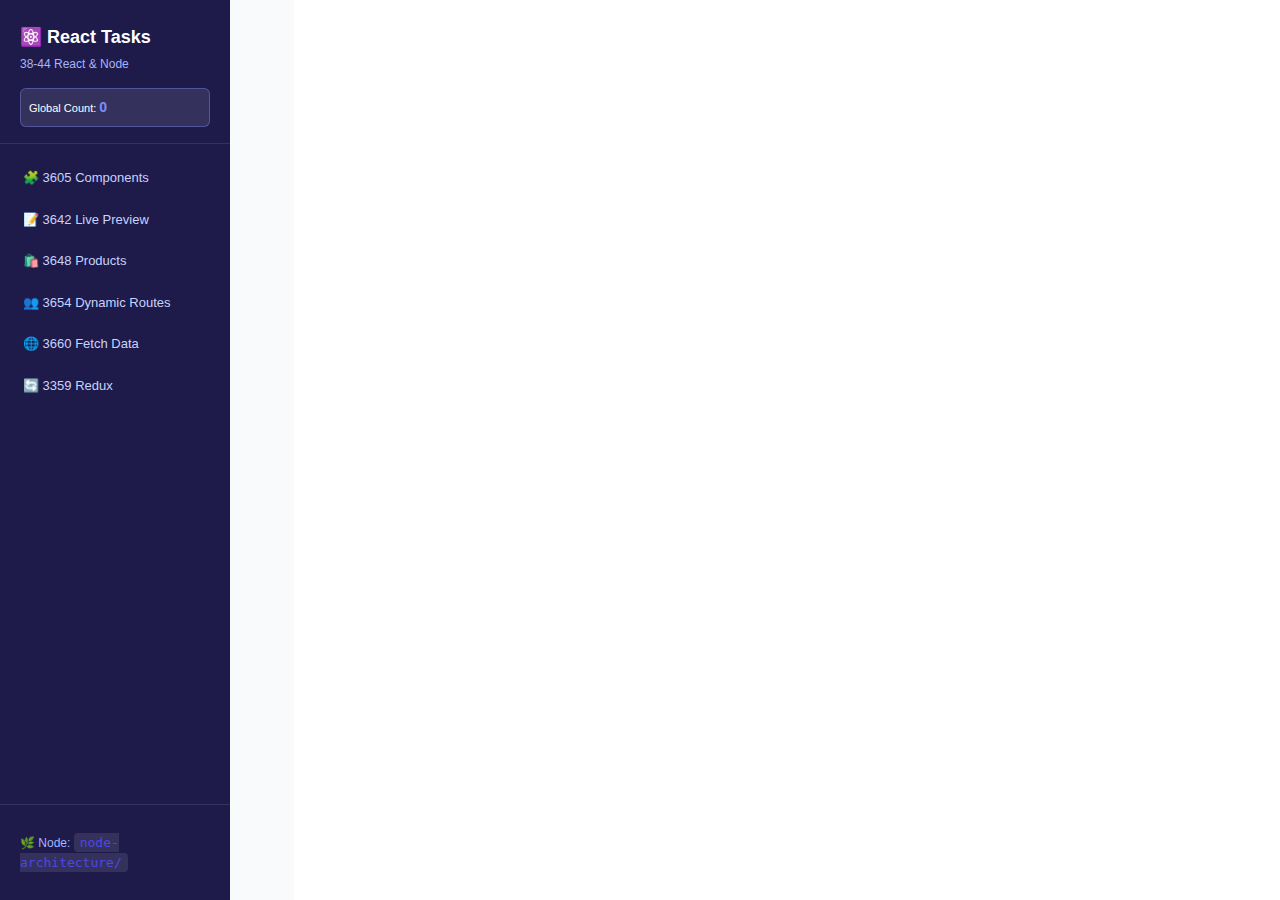
<file: Tasks/38-44-react-node/react-app/dist/index.html>
<!doctype html>
<html lang="en">
  <head>
    <meta charset="UTF-8" />
    <link rel="icon" type="image/svg+xml" href="./vite.svg" />
    <meta name="viewport" content="width=device-width, initial-scale=1.0" />
    <title>react-app</title>
    <script type="module" crossorigin src="./assets/index-t6xDV4Kd.js"></script>
    <link rel="stylesheet" crossorigin href="./assets/index-CnWp2srM.css">
  </head>
  <body>
    <div id="root"></div>
  </body>
</html>
</file>
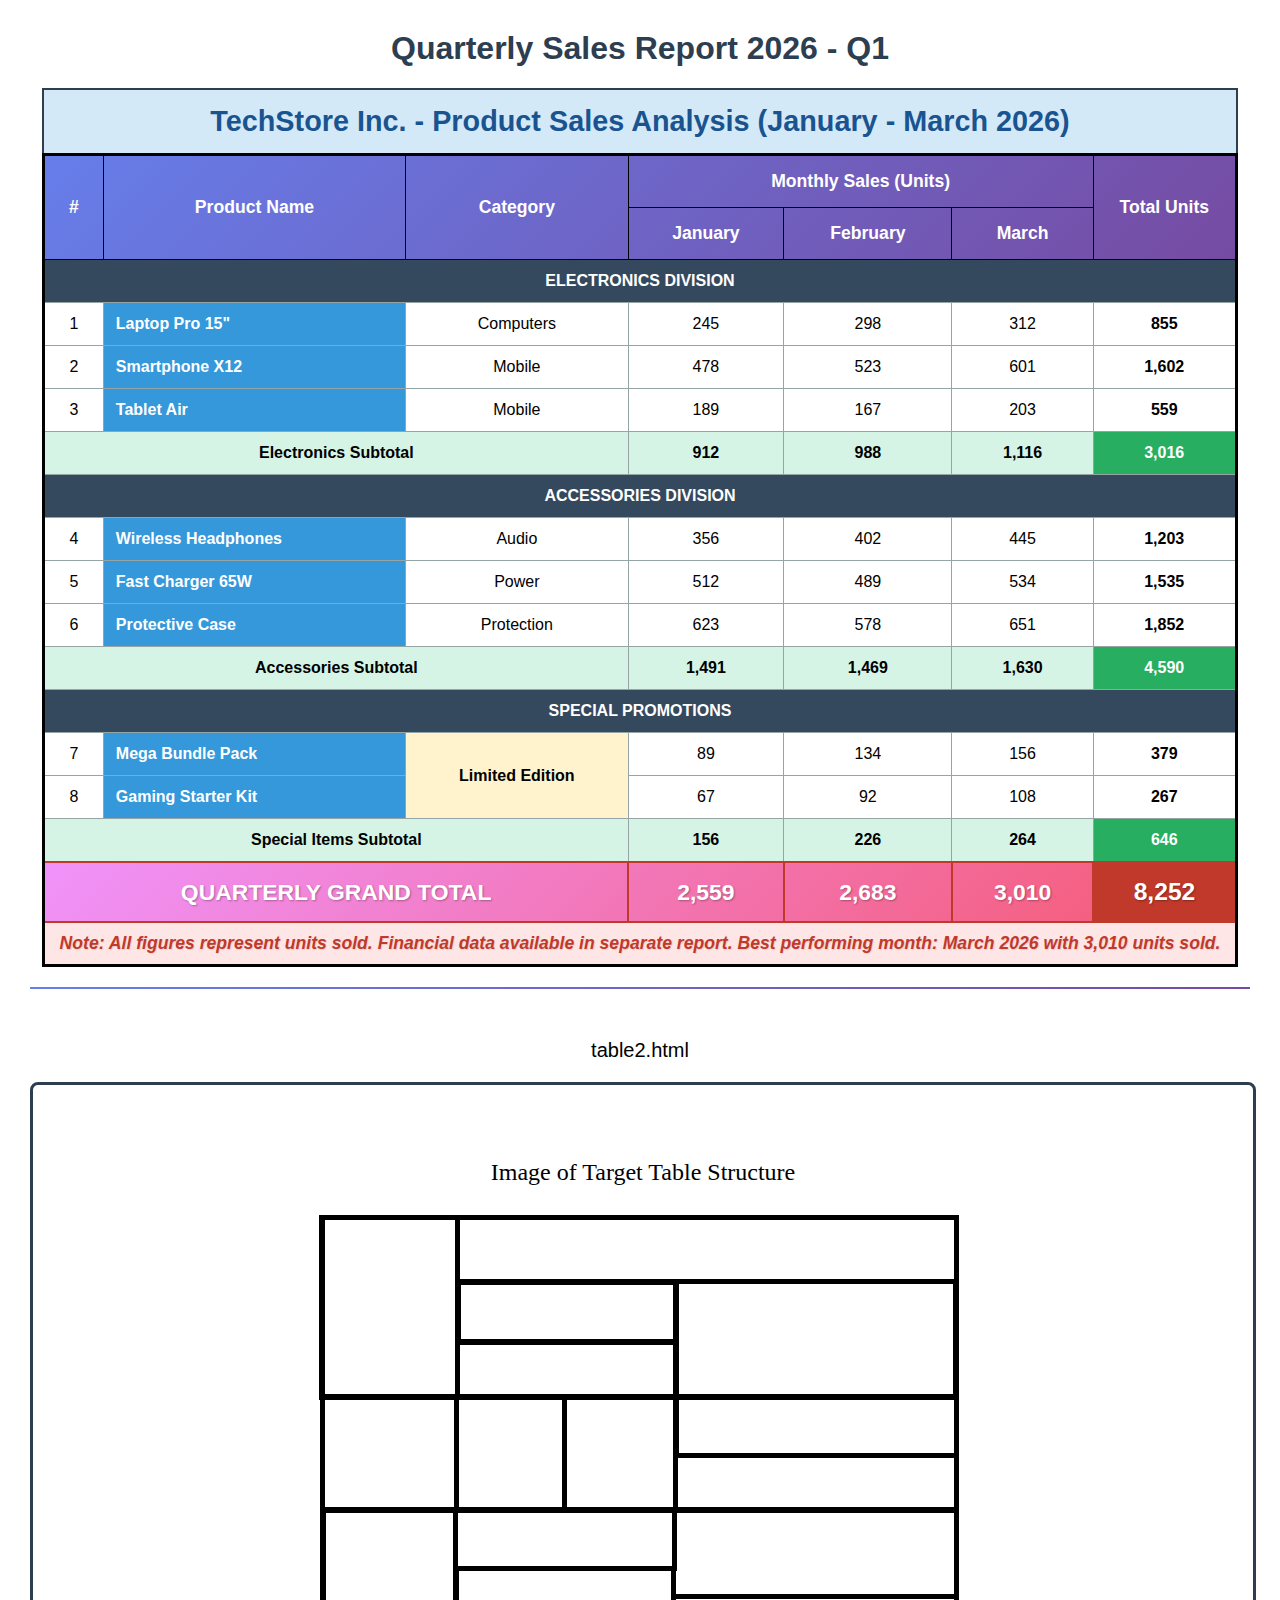
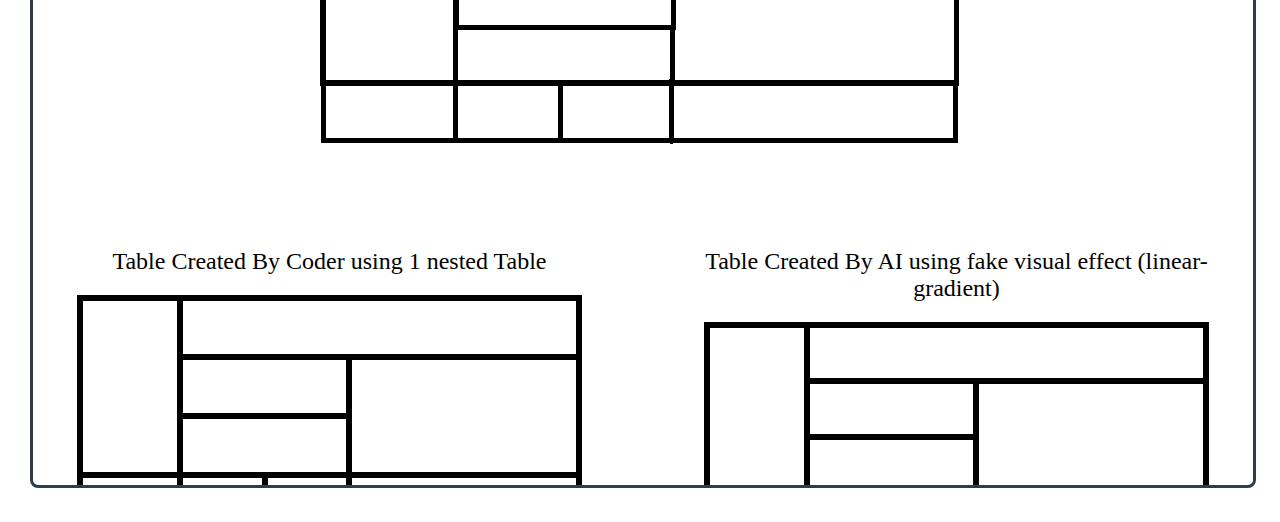
<file: Tasks/07-tables-html/table1.html>
<!DOCTYPE html>
<html lang="en">

<head>
    <meta charset="UTF-8">
    <meta name="viewport" content="width=device-width, initial-scale=1.0">
    <title>Task 7: HTML Tables</title>
     <link rel="icon" type="image/x-icon" href="../../resources/raj-logo/favicon.ico">
    <link rel="icon" type="image/png" sizes="32x32" href="../../resources/raj-logo/favicon-32x32.png">
    <link rel="icon" type="image/png" sizes="16x16" href="../../resources/raj-logo/favicon-16x16.png">
    <link rel="apple-touch-icon" sizes="180x180" href="/resources/raj-logo/apple-touch-icon.png">
    <style>
        body {
            font-family: sans-serif;
            margin: 30px;
        }

        h1 {
            color: #2c3e50;
            text-align: center;
        }

        table {
            border: 3px solid black;
            /* collapse border used for removing double borders between cells */
            border-collapse: collapse;
            width: 98%;
            margin: 20px auto;
            background-color: white;
        }

        caption {
            font-size: 1.8em;
            font-weight: bold;
            padding: 15px;
            color: #1a5490;
            caption-side: top;
            background-color: #d4e9f7;
            border: 2px solid #2c3e50;
            border-bottom: none;
        }

        /* Column group styling via colgroup/col */
        .col-product {
            background-color: #fff9e6;
        }

        .col-numbers {
            background-color: #e6f7ff;
        }

        thead {
            background: linear-gradient(135deg, #667eea 0%, #764ba2 100%);
            color: white;
        }

        thead th {
            padding: 15px;
            text-align: center;
            font-weight: bold;
            border: 1px solid black;
            font-size: 1.1em;
        }

        tbody {
            background-color: #ffffff;
        }

        tbody tr:hover {
            background-color: #fff3cd;
            transform: scale(1.01);
            transition: all 0.2s;
        }

        th,
        td {
            padding: 12px;
            border: 1px solid #95a5a6;
        }

        td {
            text-align: center;
        }

        /* Row header styling */
        tbody th {
            background-color: #3498db;
            color: white;
            text-align: left;
            font-weight: bold;
        }

        tfoot {
            background: linear-gradient(135deg, #f093fb 0%, #f5576c 100%);
            color: white;
            font-weight: bold;
            font-size: 1.1em;
        }

        tfoot td {
            border: 2px solid #c0392b;
            padding: 15px;
        }

        .grand-total {
            font-size: 1.3em;
            text-shadow: 1px 1px 2px rgba(0, 0, 0, 0.3);
        }

        .note {
            background-color: #ffe6e6;
            font-style: italic;
            color: #c0392b;
            text-shadow: 1px 1px 1px rgba(0, 0, 0, 0.1);
        }

        hr {
            border: none;
            height: 2px;
            background: linear-gradient(to right, #667eea, #764ba2);
            margin-top: 50px 0;
        }

        iframe {
            width: 100%;
            height: 1000px;
            border: 3px solid #2c3e50;
            border-radius: 8px;
        }
    </style>
</head>

<body>
    <h1>Quarterly Sales Report 2026 - Q1</h1>

    <!-- Complex table demonstrating ALL table tags -->
    <table>
        <!-- CAPTION TAG: Table title -->
        <caption>
            TechStore Inc. - Product Sales Analysis (January - March 2026)
        </caption>

        <!-- COLGROUP and COL TAGS: Column grouping and styling -->
        <colgroup>
            <col style="background-color: #f0f0f0; width: 5%;">
            <col class="col-product" span="2">
            <col class="col-numbers" span="3">
            <col style="background-color: #e6ffe6; width: 12%;">
        </colgroup>

        <!-- THEAD TAG: Table header section -->
        <thead>
            <tr>
                <!-- TH with SCOPE attribute for accessibility -->
                <th scope="col" rowspan="2">#</th>
                <th scope="col" rowspan="2">Product Name</th>
                <th scope="col" rowspan="2">Category</th>
                <th scope="colgroup" colspan="3">Monthly Sales (Units)</th>
                <th scope="col" rowspan="2">Total Units</th>
            </tr>
            <tr>
                <!-- Subheaders using COLSPAN demo from above -->
                <th scope="col">January</th>
                <th scope="col">February</th>
                <th scope="col">March</th>
            </tr>
        </thead>

        <!-- TBODY TAG: Main table body with multiple tbody sections for grouping -->

        <!-- First tbody group: Electronics -->
        <tbody>
            <tr>
                <th scope="row" colspan="7" style="background-color: #34495e; color: white; text-align: center;">
                    ELECTRONICS DIVISION
                </th>
            </tr>
            <tr>
                <td>1</td>
                <th scope="row" id="laptop" headers="product">Laptop Pro 15"</th>
                <td>Computers</td>
                <td>245</td>
                <td>298</td>
                <td>312</td>
                <td><strong>855</strong></td>
            </tr>
            <tr>
                <td>2</td>
                <th scope="row" id="smartphone" headers="product">Smartphone X12</th>
                <td>Mobile</td>
                <td>478</td>
                <td>523</td>
                <td>601</td>
                <td><strong>1,602</strong></td>
            </tr>
            <tr>
                <td>3</td>
                <th scope="row" id="tablet" headers="product">Tablet Air</th>
                <td>Mobile</td>
                <td>189</td>
                <td>167</td>
                <td>203</td>
                <td><strong>559</strong></td>
            </tr>
            <!-- Subtotal row using COLSPAN -->
            <tr style="background-color: #d5f4e6; font-weight: bold;">
                <td colspan="3">Electronics Subtotal</td>
                <td>912</td>
                <td>988</td>
                <td>1,116</td>
                <td style="background-color: #27ae60; color: white;">3,016</td>
            </tr>
        </tbody>

        <!-- Second tbody group: Accessories -->
        <tbody>
            <tr>
                <th scope="row" colspan="7" style="background-color: #34495e; color: white; text-align: center;">
                    ACCESSORIES DIVISION
                </th>
            </tr>
            <tr>
                <td>4</td>
                <th scope="row" id="headphones" headers="product">Wireless Headphones</th>
                <td>Audio</td>
                <td>356</td>
                <td>402</td>
                <td>445</td>
                <td><strong>1,203</strong></td>
            </tr>
            <tr>
                <td>5</td>
                <th scope="row" id="charger" headers="product">Fast Charger 65W</th>
                <td>Power</td>
                <td>512</td>
                <td>489</td>
                <td>534</td>
                <td><strong>1,535</strong></td>
            </tr>
            <tr>
                <td>6</td>
                <th scope="row" id="case" headers="product">Protective Case</th>
                <td>Protection</td>
                <td>623</td>
                <td>578</td>
                <td>651</td>
                <td><strong>1,852</strong></td>
            </tr>
            <!-- Subtotal row using COLSPAN -->
            <tr style="background-color: #d5f4e6; font-weight: bold;">
                <td colspan="3">Accessories Subtotal</td>
                <td>1,491</td>
                <td>1,469</td>
                <td>1,630</td>
                <td style="background-color: #27ae60; color: white;">4,590</td>
            </tr>
        </tbody>

        <!-- Third tbody group: Special Items with ROWSPAN demonstration -->
        <tbody>
            <tr>
                <th scope="row" colspan="7" style="background-color: #34495e; color: white; text-align: center;">
                    SPECIAL PROMOTIONS
                </th>
            </tr>
            <tr>
                <td>7</td>
                <th scope="row" id="bundle" headers="product">Mega Bundle Pack</th>
                <td rowspan="2" style="vertical-align: middle; background-color: #fff3cd; font-weight: bold;">
                    Limited Edition
                </td>
                <td>89</td>
                <td>134</td>
                <td>156</td>
                <td><strong>379</strong></td>
            </tr>
            <tr>
                <td>8</td>
                <th scope="row" id="gaming" headers="product">Gaming Starter Kit</th>
                <!-- This cell is spanned from above using rowspan -->
                <td>67</td>
                <td>92</td>
                <td>108</td>
                <td><strong>267</strong></td>
            </tr>
            <tr style="background-color: #d5f4e6; font-weight: bold;">
                <td colspan="3">Special Items Subtotal</td>
                <td>156</td>
                <td>226</td>
                <td>264</td>
                <td style="background-color: #27ae60; color: white;">646</td>
            </tr>
        </tbody>

        <!-- TFOOT TAG: Table footer with totals -->
        <tfoot>
            <tr>
                <td colspan="3" class="grand-total">QUARTERLY GRAND TOTAL</td>
                <td class="grand-total">2,559</td>
                <td class="grand-total">2,683</td>
                <td class="grand-total">3,010</td>
                <td class="grand-total" style="background-color: #c0392b; font-size: 1.4em;">8,252</td>
            </tr>
            <tr>
                <td colspan="7" class="note" style="text-align: center; padding: 10px;">
                    Note: All figures represent units sold. Financial data available in separate report.
                    Best performing month: March 2026 with 3,010 units sold.
                </td>
            </tr>
        </tfoot>
    </table>

    <hr>

    <div style="margin-top: 50px; text-align: center;">
        <p style="margin: 20px; font-size: 20px;">table2.html</p>
        <iframe src="table2.html" frameborder="2"></iframe>
    </div>

</body>

</html>
</file>
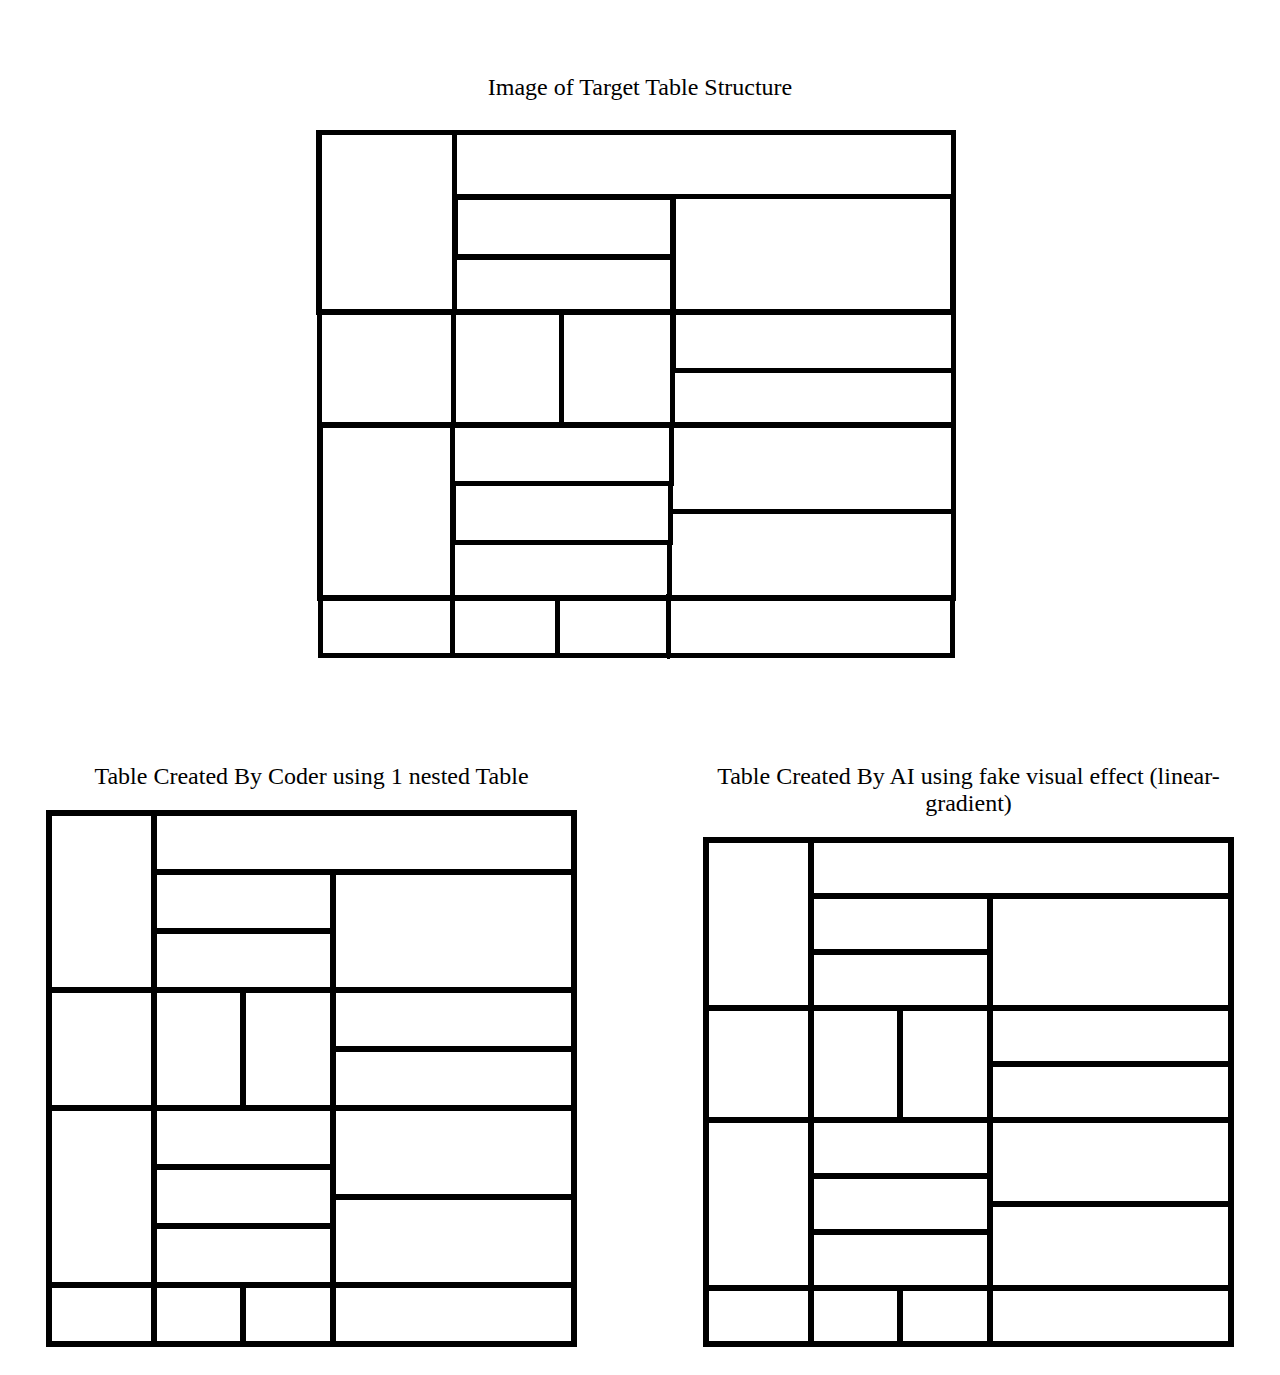
<file: Tasks/07-tables-html/table2.html>
<!DOCTYPE html>
<html lang="en">

<head>
    <meta charset="UTF-8">
    <meta name="viewport" content="width=device-width, initial-scale=1.0">
    <title>Task 7: Cricket Stats Table</title>
     <link rel="icon" type="image/x-icon" href="../../resources/raj-logo/favicon.ico">
    <link rel="icon" type="image/png" sizes="32x32" href="../../resources/raj-logo/favicon-32x32.png">
    <link rel="icon" type="image/png" sizes="16x16" href="../../resources/raj-logo/favicon-16x16.png">
    <link rel="apple-touch-icon" sizes="180x180" href="/resources/raj-logo/apple-touch-icon.png">
    <style>
        .table {
            border: 6px solid black;
            border-collapse: collapse;
            width: 42%;
            margin: 20px auto;
            padding: 0px;

        }

        td {
            border: 6px solid black;
            /* padding: 8px; */
            height: 50px;
            text-align: center;
            padding: 0px;
        }

        .nested {
            height: 100%;
            width: 100%;
            border-collapse: collapse;
        }

        .t {
            border-bottom: 6px solid black;
            border-right: white;
            border-left: white;
            border-top: white;
        }

        .split-cell {
            background: linear-gradient(to bottom,
                    transparent 0%,
                    transparent calc(50% - 3px),
                    black calc(50% - 3px),
                    black calc(50% + 3px),
                    transparent calc(50% + 3px),
                    transparent 100%);
        }

        caption {
            caption-side: top;
            font-size: 1.5em;
            margin-bottom: 20px;
        }
    </style>
</head>

<body>
    <div style="text-align: center;" width="auto">

        <div>
            <p style="position: relative; top: 50px; font-size: 1.5em; ">
                Image of Target Table Structure
            </p>
            <img src="../../resources/table.png" alt="" width="auto">
        </div>

        <br>

        <div style="display: flex; flex-direction: row; gap: 50px;">


            <table class="table">
                <caption>Table Created By Coder using 1 nested Table</caption>
                <tr>
                    <td width="20%" rowspan="3"></td>
                    <td colspan="3"></td>
                </tr>
                <tr>
                    <td colspan="2"></td>
                    <td rowspan="2"></td>
                </tr>
                <tr>
                    <td colspan="2"></td>
                </tr>
                <tr>
                    <td rowspan="2"></td>
                    <td rowspan="2"></td>
                    <td rowspan="2"></td>
                    <td></td>
                </tr>
                <tr>
                    <td width="46%"></td>
                </tr>
                <tr>
                    <td rowspan="3"></td>
                    <td colspan="2"></td>
                    <td rowspan="3">
                        <table class="nested">
                            <tr height="50%">
                                <td class="t"></td>
                            </tr>
                            <tr></tr>
                        </table>
                    </td>
                </tr>
                <tr>
                    <td colspan="2"></td>
                </tr>
                <tr>
                    <td colspan="2"></td>
                </tr>
                <tr>
                    <td></td>
                    <td></td>
                    <td></td>
                    <td></td>
                </tr>
            </table>


            <table class="table">
                <caption>Table Created By AI using fake visual effect (linear-gradient)</caption>
                <tr>
                    <td width="20%" rowspan="3"></td>
                    <td colspan="3"></td>
                </tr>
                <tr>
                    <td colspan="2"></td>
                    <td rowspan="2"></td>
                </tr>
                <tr>
                    <td colspan="2"></td>
                </tr>

                <tr>
                    <td rowspan="2"></td>
                    <td rowspan="2"></td>
                    <td rowspan="2"></td>
                    <td></td>
                </tr>
                <tr>
                    <td width="46%"></td>
                </tr>

                <tr>
                    <td rowspan="3"></td>
                    <td colspan="2"></td>
                    <td rowspan="3" class="split-cell"></td>
                </tr>
                <tr>
                    <td colspan="2"></td>
                </tr>
                <tr>
                    <td colspan="2"></td>
                </tr>

                <tr>
                    <td></td>
                    <td></td>
                    <td></td>
                    <td></td>
                </tr>
            </table>
        </div>


    </div>
</body>

</html>
</file>
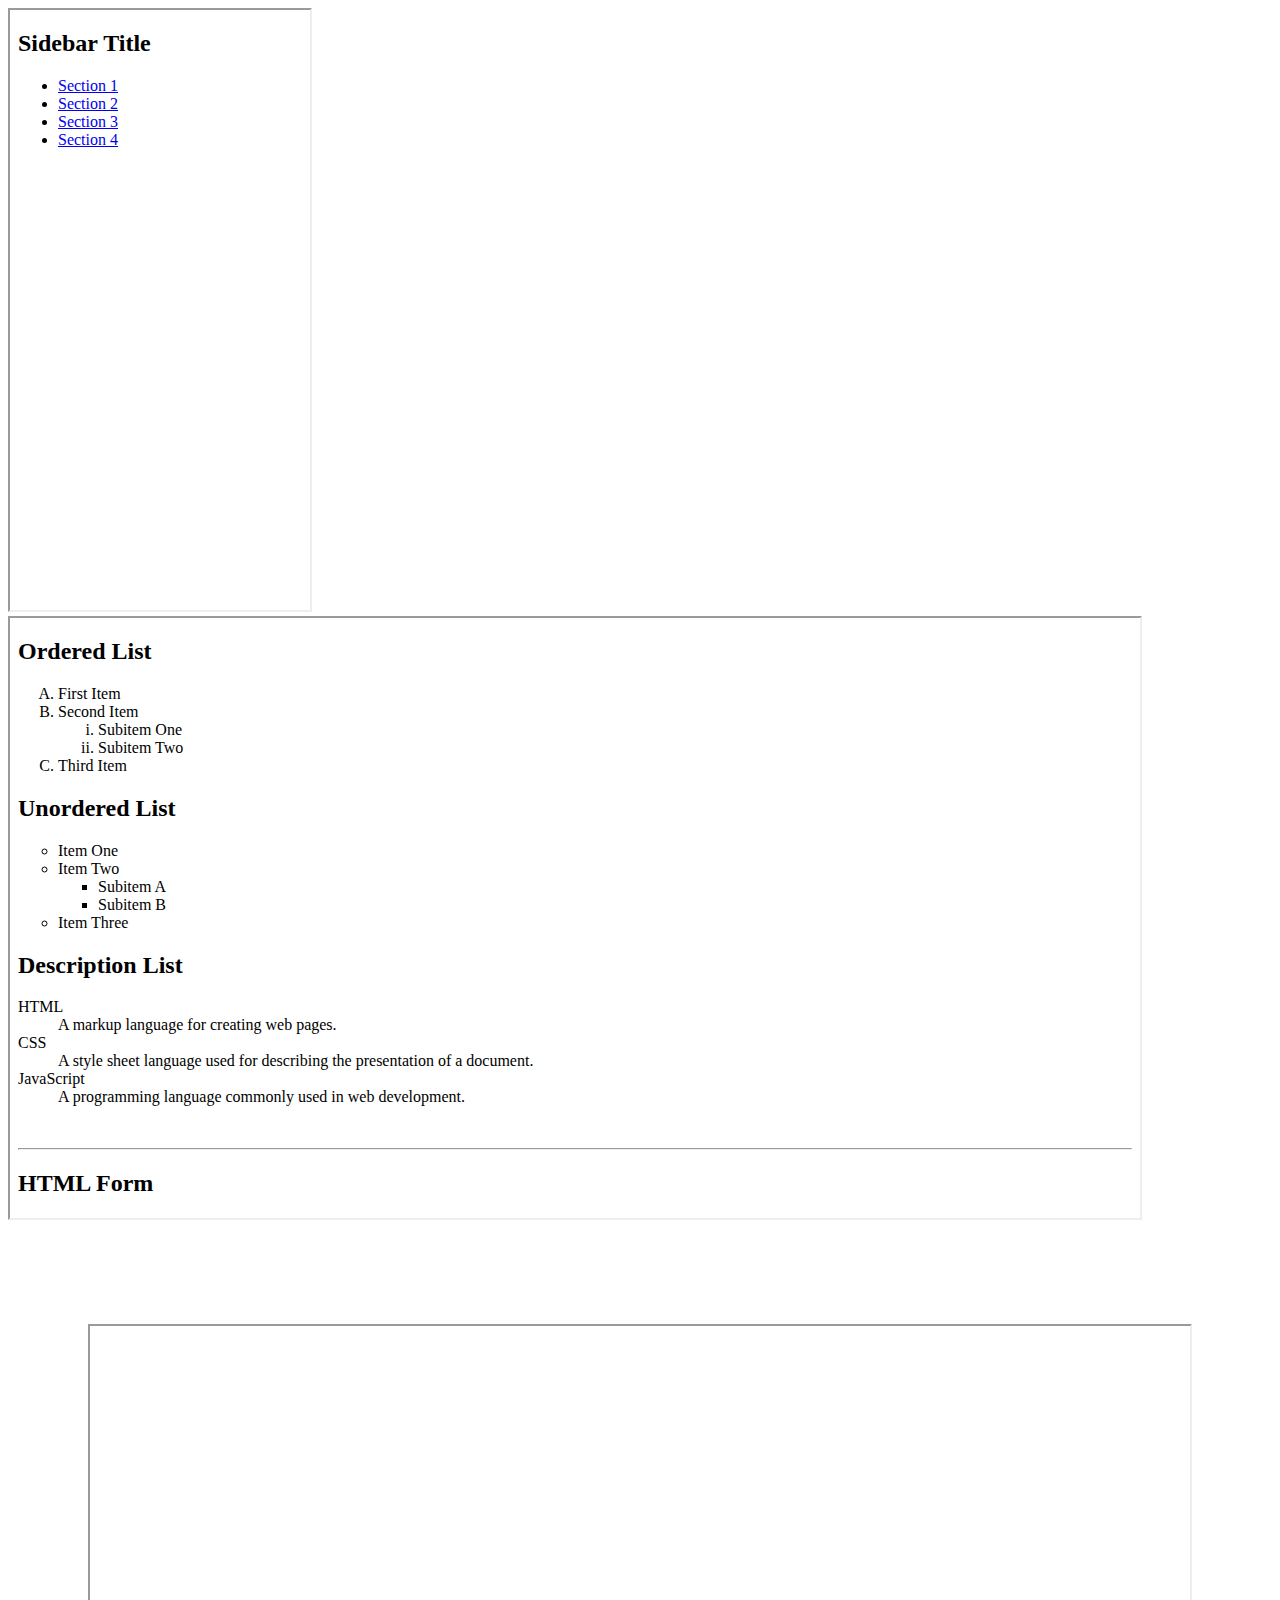
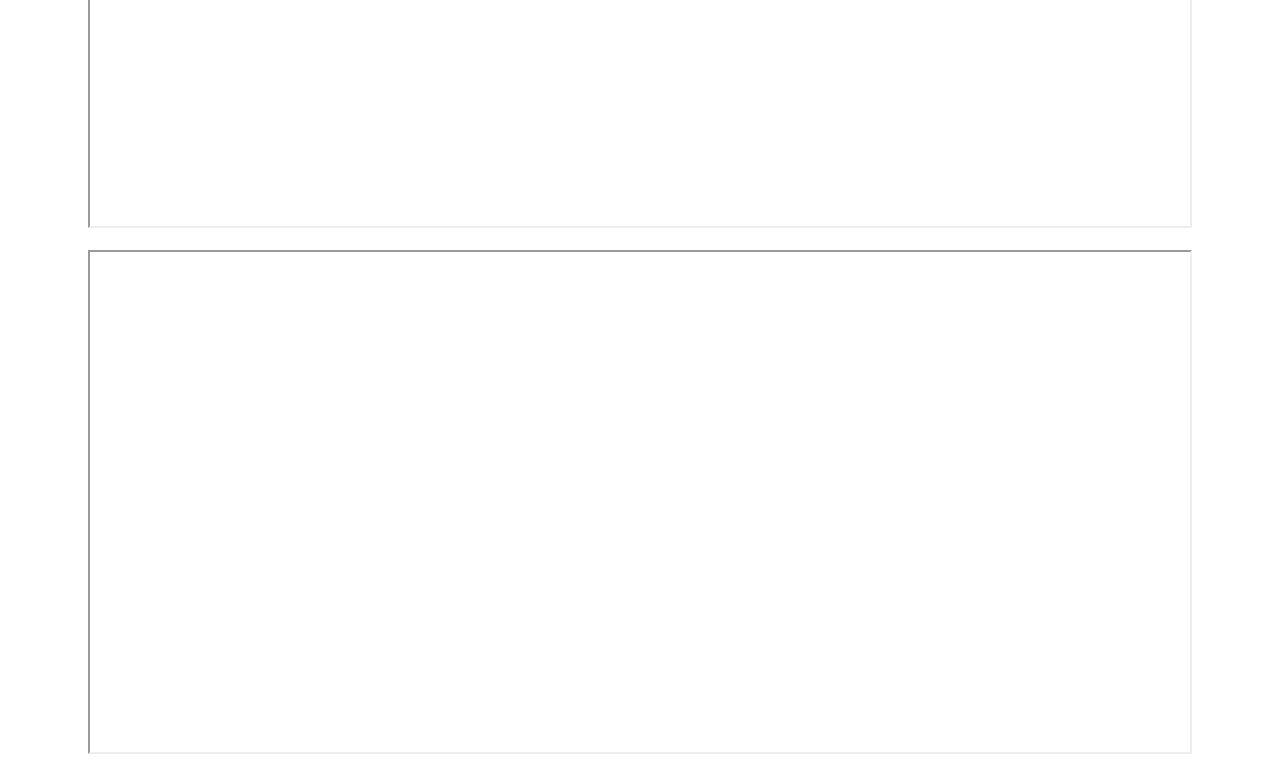
<file: Tasks/08-15-html-tasks/iframe.html>
<!DOCTYPE html>
<html lang="en">

<head>
    <meta charset="UTF-8">
    <meta name="viewport" content="width=device-width, initial-scale=1.0">
    <title>Task 14: iFrames Demo</title>
     <link rel="icon" type="image/x-icon" href="../../resources/raj-logo/favicon.ico">
    <link rel="icon" type="image/png" sizes="32x32" href="../../resources/raj-logo/favicon-32x32.png">
    <link rel="icon" type="image/png" sizes="16x16" href="../../resources/raj-logo/favicon-16x16.png">
    <link rel="apple-touch-icon" sizes="180x180" href="/resources/raj-logo/apple-touch-icon.png">
</head>

<body>
    <iframe src="sidebar.html" frameborder="2" width="300" height="600" name="sidebar"></iframe>
    <iframe src="index.html" frameborder="2" width="1130" height="600" name="main"></iframe>

    <div style="width:100%; margin-top:100px; text-align:center;">
        <iframe src="https://mindmate.rajpatel.fun" frameborder="2" height="500" width="1100" name="external"></iframe>
        <br>
        <br>

        <iframe src="https://docs.google.com/gview?url=https://raj-49.github.io/web-dev-learning-journey/resources/latest.docx&embedded=true" frameborder="2" width="1100" height="500"
            name="document"></iframe>
    </div>
</body>

</html>
</file>
<file: Projects/video-viewer-app/styles.css>
* {
    margin: 0;
    padding: 0;
    box-sizing: border-box;
}

body {
    font-family: 'Segoe UI', Tahoma, Geneva, Verdana, sans-serif;
    background: linear-gradient(135deg, #667eea 0%, #764ba2 100%);
    min-height: 100vh;
    padding: 20px;
}

.container {
    max-width: 1400px;
    margin: 0 auto;
}

/* Header Styles */
.header {
    background: white;
    padding: 30px;
    border-radius: 15px;
    box-shadow: 0 10px 30px rgba(0, 0, 0, 0.2);
    text-align: center;
    margin-bottom: 30px;
}

.header h1 {
    color: #667eea;
    font-size: 2.5em;
    margin-bottom: 10px;
}

.subtitle {
    color: #666;
    font-size: 1.1em;
    margin-bottom: 20px;
}

.stats {
    display: flex;
    justify-content: center;
    gap: 30px;
    flex-wrap: wrap;
}

.stat-item {
    background: #f8f9fa;
    padding: 10px 20px;
    border-radius: 20px;
    font-size: 1em;
    color: #333;
}

/* Controls */
.controls {
    display: flex;
    gap: 15px;
    margin-bottom: 30px;
    flex-wrap: wrap;
}

.search-box,
.filter-select {
    flex: 1;
    min-width: 250px;
    padding: 15px 20px;
    border: none;
    border-radius: 10px;
    font-size: 1em;
    box-shadow: 0 5px 15px rgba(0, 0, 0, 0.1);
    background: white;
}

.search-box:focus,
.filter-select:focus {
    outline: none;
    box-shadow: 0 5px 20px rgba(102, 126, 234, 0.4);
}

/* Video Grid */
.video-grid {
    margin-bottom: 30px;
}

/* Category Sections */
.category-section {
    margin-bottom: 50px;
}

.category-header {
    display: flex;
    align-items: center;
    justify-content: space-between;
    margin-bottom: 20px;
    padding: 15px 25px;
    background: white;
    border-radius: 12px;
    box-shadow: 0 3px 15px rgba(0, 0, 0, 0.1);
}

.category-title {
    font-size: 1.8em;
    color: #667eea;
    margin: 0;
    font-weight: 700;
}

.category-count {
    background: linear-gradient(135deg, #667eea 0%, #764ba2 100%);
    color: white;
    padding: 8px 16px;
    border-radius: 20px;
    font-size: 0.9em;
    font-weight: 600;
}

.category-grid {
    display: grid;
    grid-template-columns: repeat(auto-fill, minmax(320px, 1fr));
    gap: 25px;
}

.video-card {
    background: white;
    border-radius: 15px;
    overflow: hidden;
    box-shadow: 0 5px 20px rgba(0, 0, 0, 0.15);
    transition: transform 0.3s ease, box-shadow 0.3s ease;
    cursor: pointer;
    position: relative;
    height: 380px;
    display: flex;
    flex-direction: column;
}

.video-card:hover {
    transform: translateY(-10px);
    box-shadow: 0 15px 40px rgba(0, 0, 0, 0.25);
}

.video-thumbnail {
    width: 100%;
    height: 200px;
    background: linear-gradient(135deg, #667eea 0%, #764ba2 100%);
    display: flex;
    align-items: center;
    justify-content: center;
    position: relative;
    overflow: hidden;
}

.video-thumbnail::before {
    content: '';
    position: absolute;
    top: 0;
    left: 0;
    right: 0;
    bottom: 0;
    background: url('data:image/svg+xml,<svg xmlns="http://www.w3.org/2000/svg" viewBox="0 0 100 100"><text y="50" font-size="50" fill="white" opacity="0.1">▶</text></svg>') center/40% no-repeat;
}

.play-icon {
    width: 60px;
    height: 60px;
    background: rgba(255, 255, 255, 0.9);
    border-radius: 50%;
    display: flex;
    align-items: center;
    justify-content: center;
    font-size: 24px;
    color: #667eea;
    z-index: 1;
}

.video-info {
    padding: 20px;
    flex: 1;
    display: flex;
    flex-direction: column;
    overflow: hidden;
}

.task-id {
    display: inline-block;
    background: #667eea;
    color: white;
    padding: 5px 12px;
    border-radius: 15px;
    font-size: 0.85em;
    font-weight: bold;
    margin-bottom: 10px;
}

.video-title {
    font-size: 1.1em;
    color: #333;
    margin-bottom: 10px;
    font-weight: 600;
    line-height: 1.4;
    height: 52px;
    display: -webkit-box;
    -webkit-line-clamp: 2;
    -webkit-box-orient: vertical;
    overflow: hidden;
    text-overflow: ellipsis;
}

.video-description {
    font-size: 0.9em;
    color: #666;
    line-height: 1.5;
    display: -webkit-box;
    -webkit-line-clamp: 3;
    -webkit-box-orient: vertical;
    overflow: hidden;
    text-overflow: ellipsis;
    height: 67px;
    flex-shrink: 0;
}

.category-badge {
    position: absolute;
    top: 10px;
    right: 10px;
    background: rgba(255, 255, 255, 0.95);
    padding: 5px 12px;
    border-radius: 15px;
    font-size: 0.75em;
    font-weight: bold;
    color: #667eea;
    z-index: 2;
}

.serial-number {
    position: absolute;
    top: 10px;
    left: 10px;
    background: linear-gradient(135deg, #667eea 0%, #764ba2 100%);
    color: white;
    padding: 8px 14px;
    border-radius: 50%;
    font-size: 0.9em;
    font-weight: bold;
    z-index: 2;
    box-shadow: 0 3px 10px rgba(0, 0, 0, 0.3);
    min-width: 40px;
    height: 40px;
    display: flex;
    align-items: center;
    justify-content: center;
}

/* Modal Styles */
.modal {
    display: none;
    position: fixed;
    z-index: 1000;
    left: 0;
    top: 0;
    width: 100%;
    height: 100%;
    background-color: rgba(0, 0, 0, 0.9);
    animation: fadeIn 0.3s ease;
}

@keyframes fadeIn {
    from { opacity: 0; }
    to { opacity: 1; }
}

.modal-content {
    position: relative;
    background-color: white;
    margin: 2% auto;
    padding: 0;
    width: 90%;
    max-width: 1200px;
    border-radius: 15px;
    box-shadow: 0 20px 60px rgba(0, 0, 0, 0.3);
    animation: slideDown 0.3s ease;
}

@keyframes slideDown {
    from {
        transform: translateY(-50px);
        opacity: 0;
    }
    to {
        transform: translateY(0);
        opacity: 1;
    }
}

.close {
    position: absolute;
    right: 20px;
    top: 10px;
    color: #666;
    font-size: 35px;
    font-weight: bold;
    cursor: pointer;
    z-index: 1001;
    transition: color 0.3s ease;
}

.close:hover,
.close:focus {
    color: #667eea;
}

.modal-body {
    padding: 20px;
}

#modaliframe {
    width: 100%;
    height: 600px;
    border-radius: 10px;
    margin-bottom: 20px;
}

.modal-info h2 {
    color: #667eea;
    margin-bottom: 10px;
}

#modalTaskId {
    display: inline-block;
    background: #667eea;
    color: white;
    padding: 5px 15px;
    border-radius: 15px;
    font-size: 0.9em;
    font-weight: bold;
    margin-bottom: 15px;
}

#modalDescription {
    color: #666;
    line-height: 1.6;
    font-size: 1.05em;
}

/* Responsive Design */
@media (max-width: 768px) {
    .header h1 {
        font-size: 1.8em;
    }

    .category-grid {
        grid-template-columns: repeat(auto-fill, minmax(250px, 1fr));
        gap: 15px;
    }

    .category-title {
        font-size: 1.4em;
    }

    .category-header {
        flex-direction: column;
        gap: 10px;
        align-items: flex-start;
    }

    .controls {
        flex-direction: column;
    }

    .search-box,
    .filter-select {
        width: 100%;
    }

    #modaliframe {
        height: 300px;
    }

    .modal-content {
        width: 95%;
        margin: 5% auto;
    }
}

/* Loading Animation */
.loading {
    text-align: center;
    padding: 50px;
    color: white;
    font-size: 1.5em;
}

.loading::after {
    content: '...';
    animation: dots 1.5s steps(4, end) infinite;
}

@keyframes dots {
    0%, 20% { content: '.'; }
    40% { content: '..'; }
    60%, 100% { content: '...'; }
}

/* No Results */
.no-results {
    text-align: center;
    padding: 50px;
    background: white;
    border-radius: 15px;
    box-shadow: 0 5px 20px rgba(0, 0, 0, 0.15);
}

.no-results h2 {
    color: #667eea;
    margin-bottom: 10px;
}

.no-results p {
    color: #666;
}
</file>
<file: Tasks/38-44-react-node/react-app/dist/assets/index-CnWp2srM.css>
.app-layout{display:flex;min-height:100vh;font-family:Inter,Segoe UI,sans-serif}.sidebar{width:230px;min-width:230px;background:#1e1b4b;color:#fff;display:flex;flex-direction:column;padding:0}.sidebar-header{padding:24px 20px 16px;border-bottom:1px solid rgba(255,255,255,.1)}.sidebar-header h2{margin:0 0 4px;font-size:18px}.sidebar-header p{margin:0;font-size:12px;color:#a5b4fc}.sidebar ul{list-style:none;padding:12px 0;margin:0;flex:1}.sidebar ul li{margin:2px 0}.nav-link{display:block;padding:10px 20px;color:#c7d2fe;text-decoration:none;font-size:13px;border-left:3px solid transparent;transition:all .15s}.nav-link:hover{background:#ffffff12;color:#fff}.nav-link.active{background:#ffffff1f;color:#fff;border-left:3px solid #818cf8}.sidebar-footer{padding:16px 20px;border-top:1px solid rgba(255,255,255,.1);font-size:12px;color:#a5b4fc}.sidebar-footer code{background:#ffffff1a;padding:2px 6px;border-radius:4px}.main-content{flex:1;padding:32px;background:#f9fafb;overflow-y:auto}*{box-sizing:border-box}body{margin:0}code{background:#f3f4f6;padding:2px 6px;border-radius:4px;font-size:13px;color:#4f46e5}:root{font-family:system-ui,Avenir,Helvetica,Arial,sans-serif;line-height:1.5;font-weight:400;color-scheme:light dark;color:#ffffffde;background-color:#242424;font-synthesis:none;text-rendering:optimizeLegibility;-webkit-font-smoothing:antialiased;-moz-osx-font-smoothing:grayscale}a{font-weight:500;color:#646cff;text-decoration:inherit}a:hover{color:#535bf2}body{margin:0;display:flex;place-items:center;min-width:320px;min-height:100vh}h1{font-size:3.2em;line-height:1.1}button{border-radius:8px;border:1px solid transparent;padding:.6em 1.2em;font-size:1em;font-weight:500;font-family:inherit;background-color:#1a1a1a;cursor:pointer;transition:border-color .25s}button:hover{border-color:#646cff}button:focus,button:focus-visible{outline:4px auto -webkit-focus-ring-color}@media(prefers-color-scheme:light){:root{color:#213547;background-color:#fff}a:hover{color:#747bff}button{background-color:#f9f9f9}}
</file>
